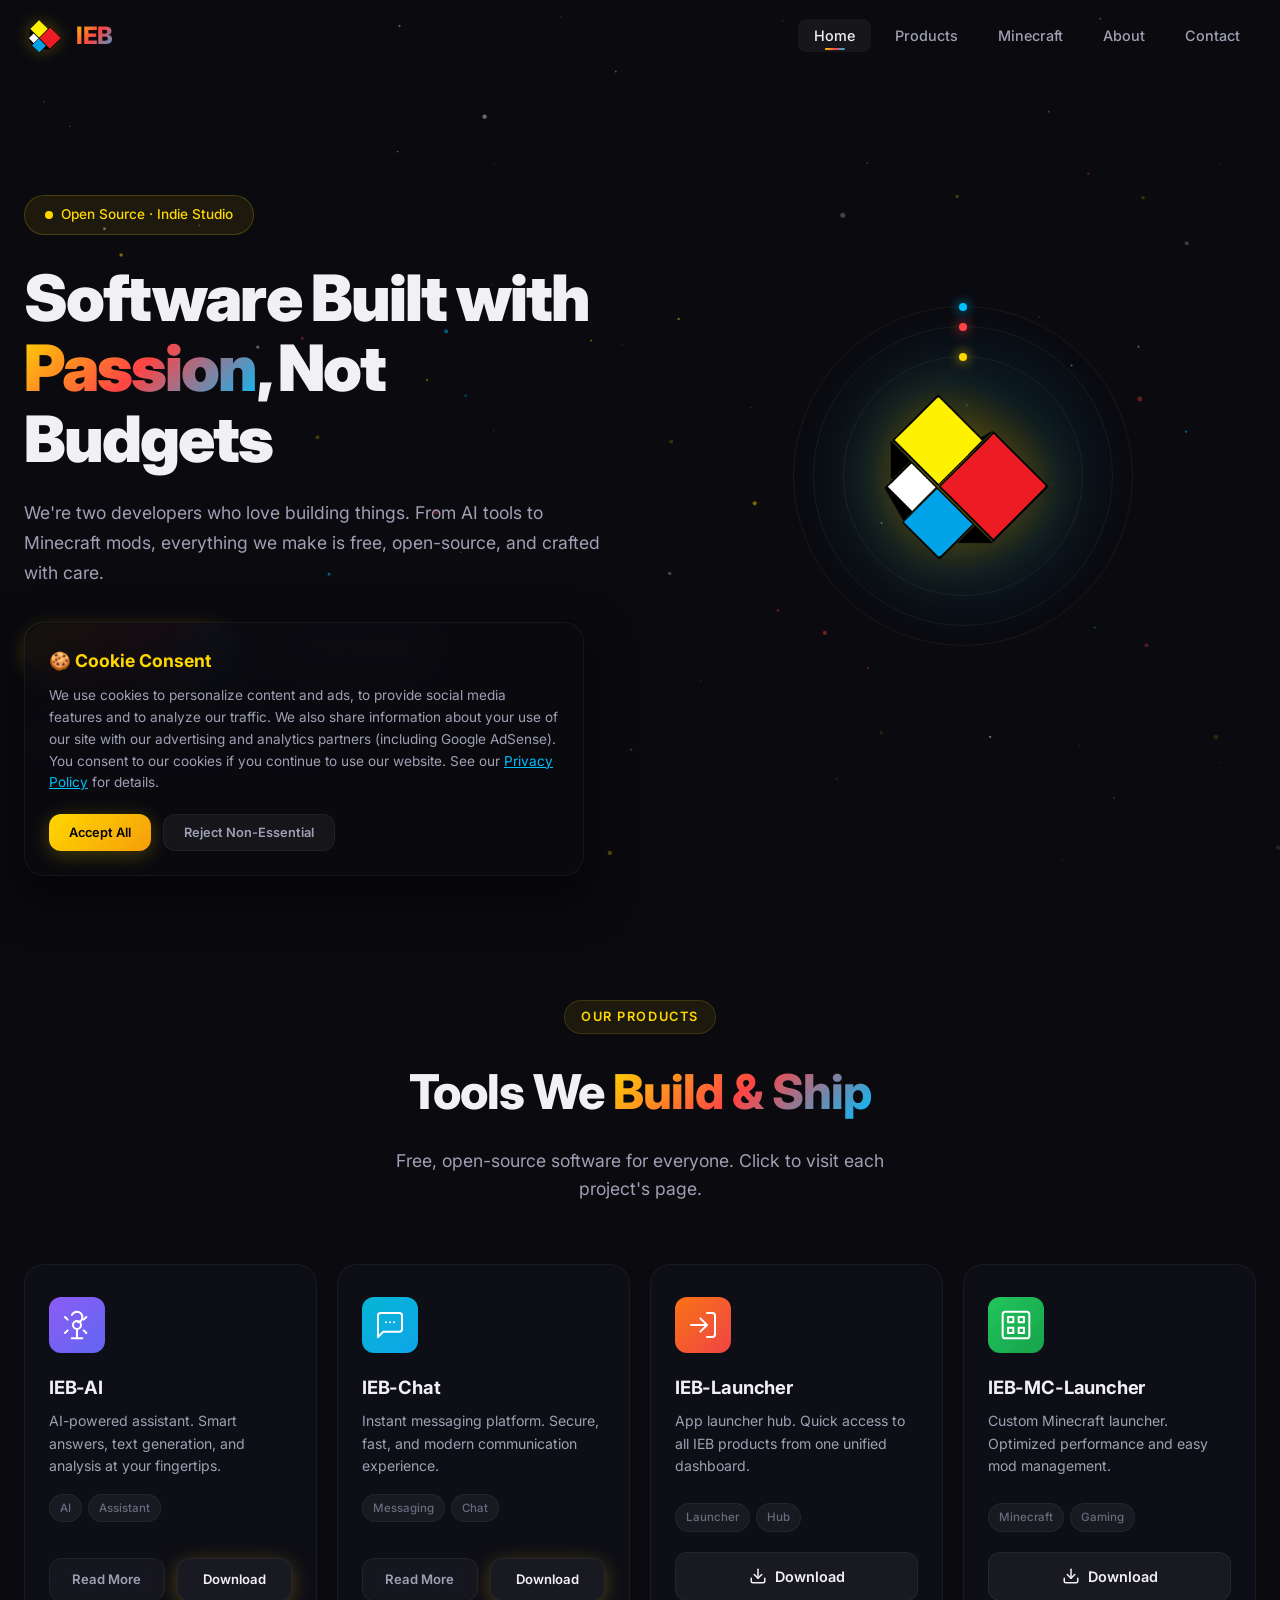
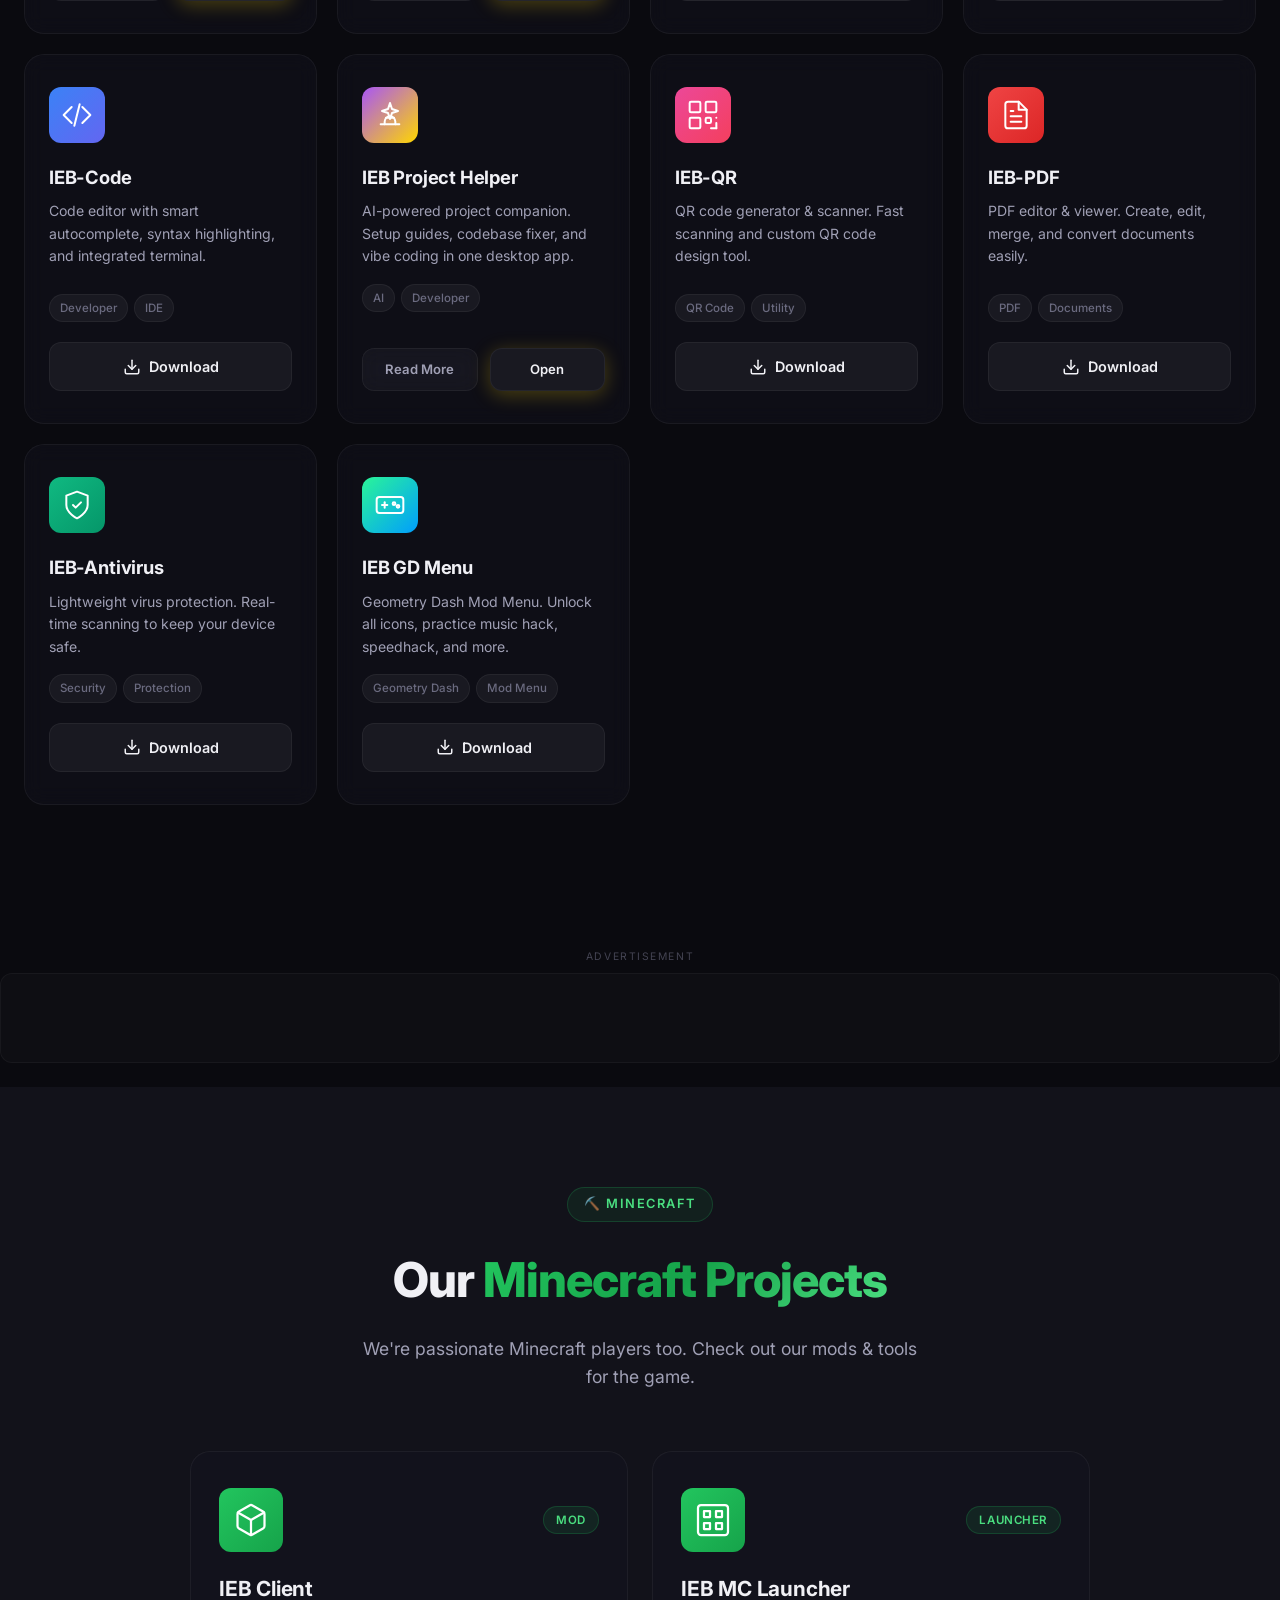
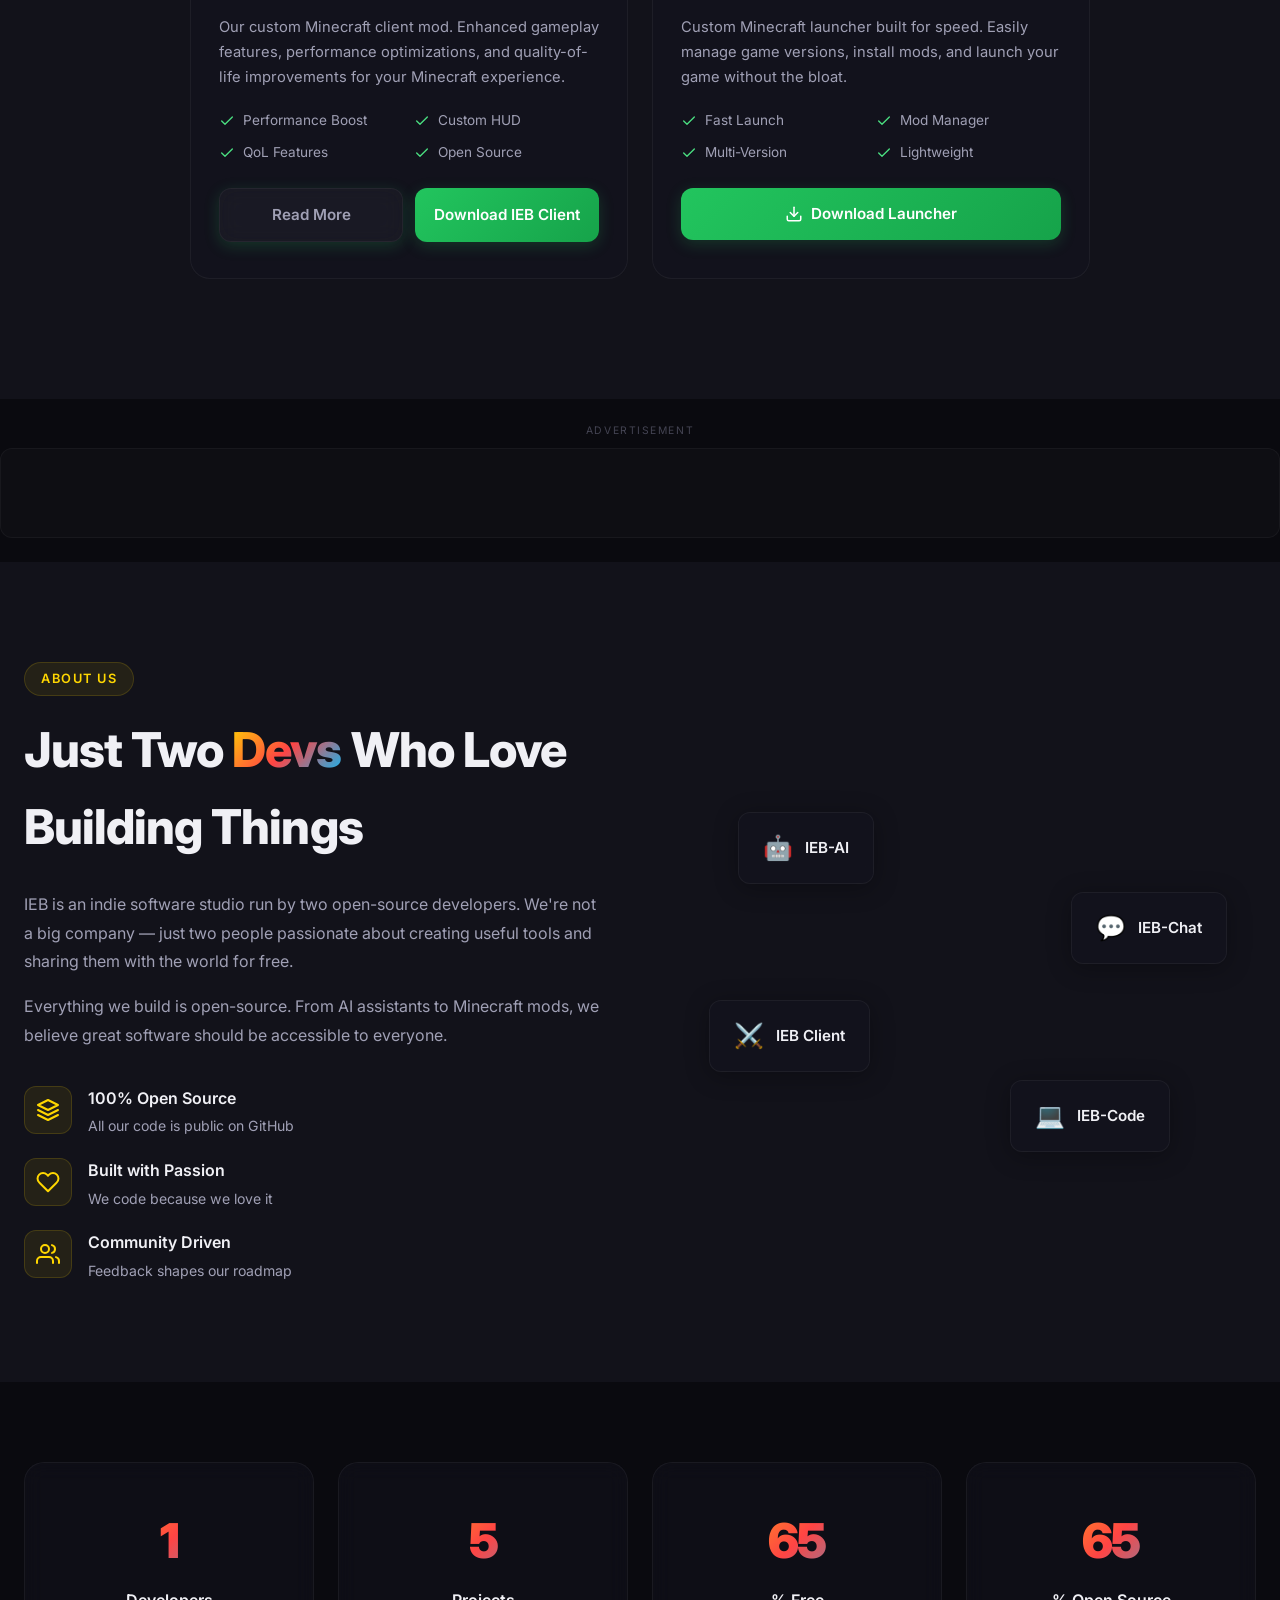
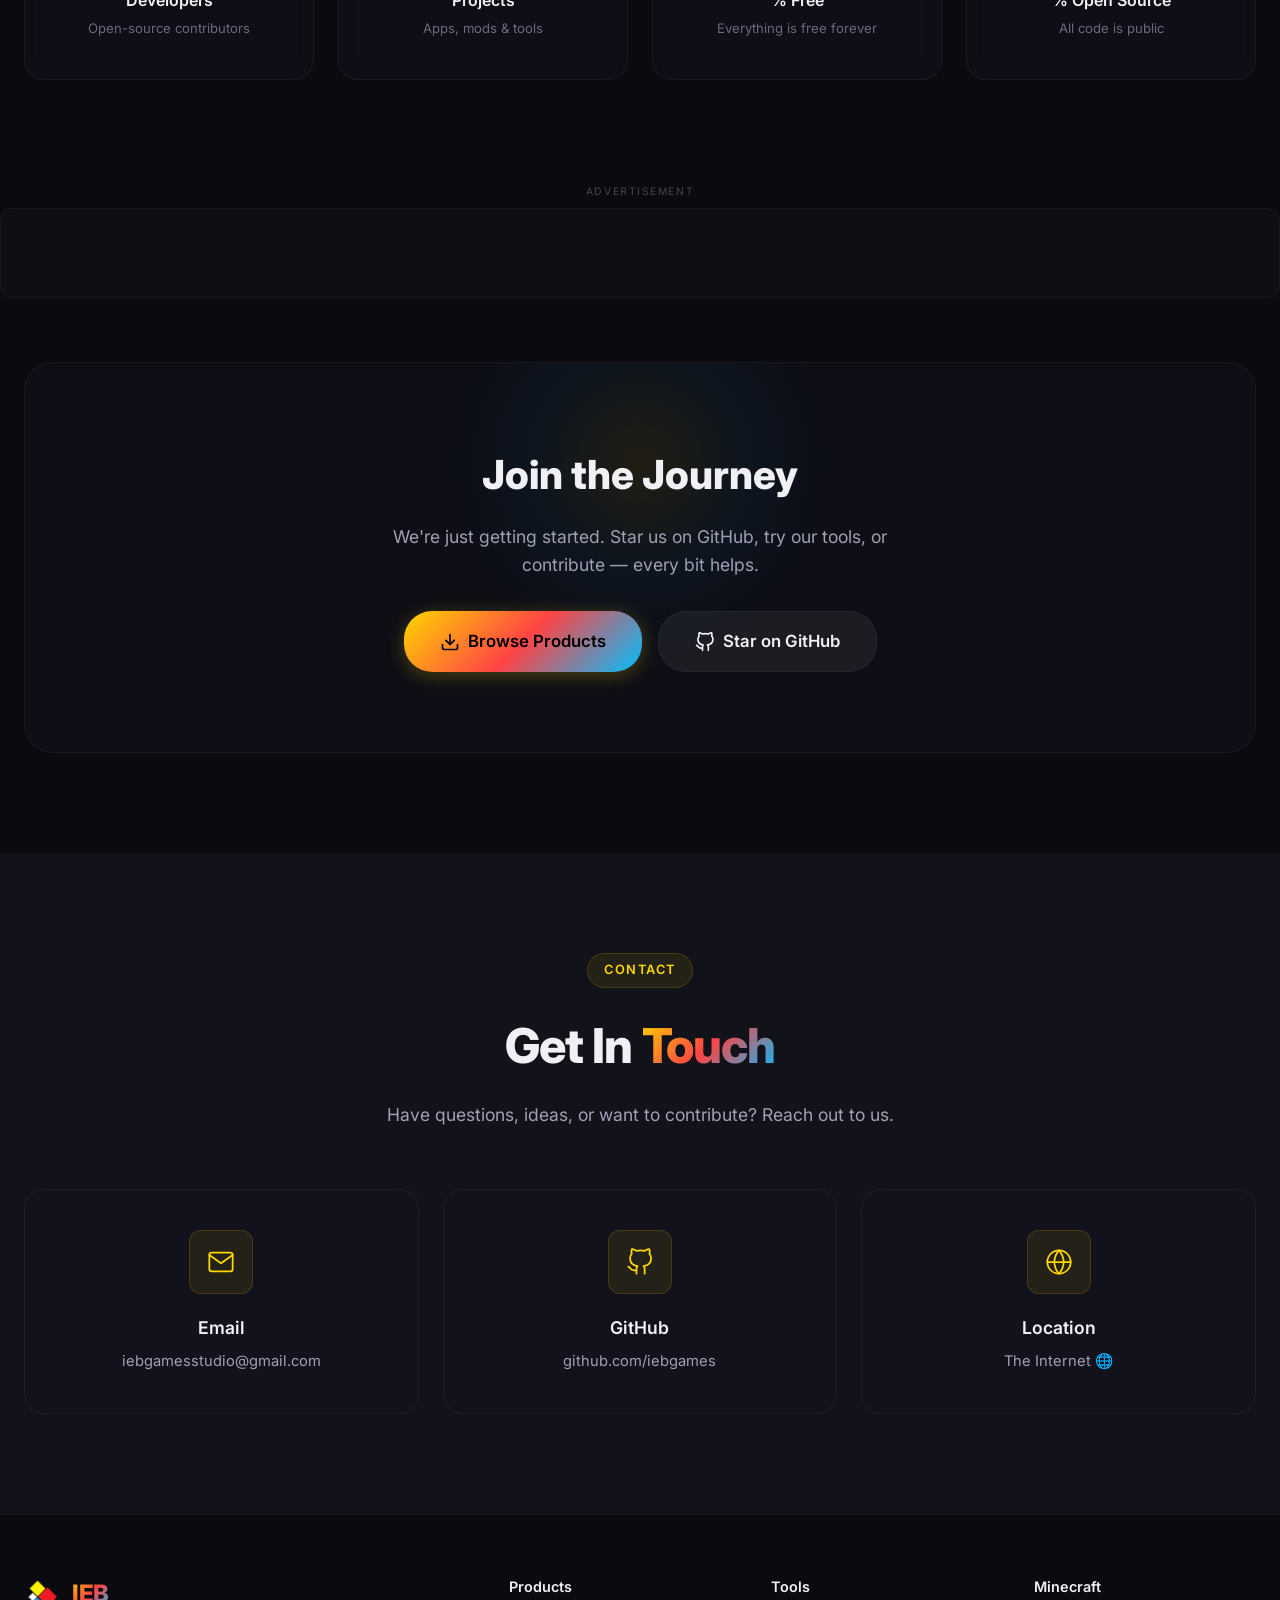
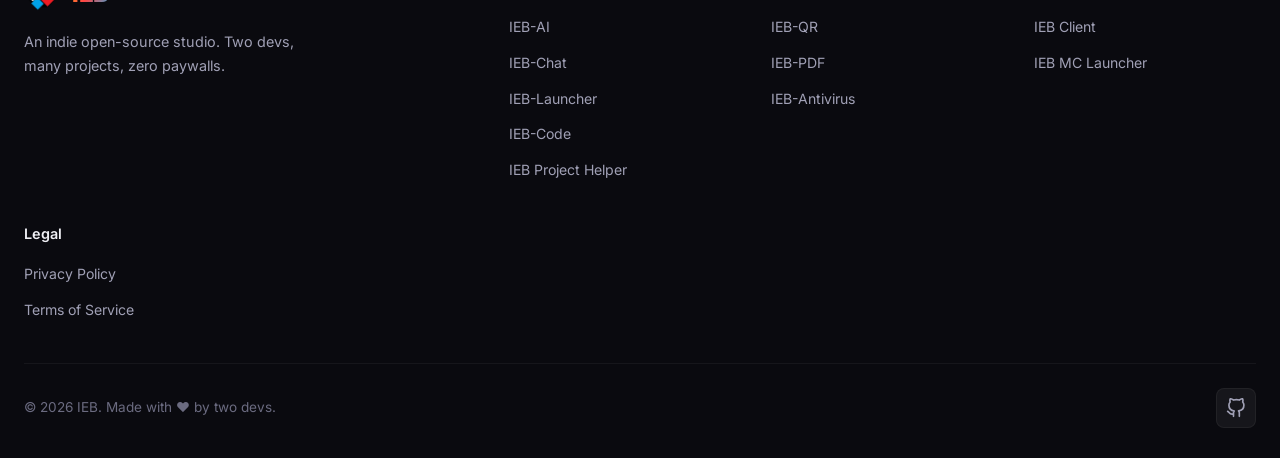
<file: index.html>
<!DOCTYPE html>
<html lang="en">

<head>
    <script async src="https://pagead2.googlesyndication.com/pagead/js/adsbygoogle.js?client=ca-pub-1775717168665969"
        crossorigin="anonymous"></script>
    <meta name="google-site-verification" content="vW_zMQxnem1OzZ44isLDWV3aiMbQbezexJG6iTlQNbo" />
    <meta charset="UTF-8">
    <meta name="viewport" content="width=device-width, initial-scale=1.0">
    <title>IEB - Independent Software Studio</title>
    <meta name="description"
        content="IEB is an indie open-source software studio. Download IEB-AI, IEB-Chat, IEB-Launcher, IEB-Code, IEB Project Helper, and more.">
    <meta name="keywords"
        content="IEB, IEB-AI, IEB-Chat, IEB-Launcher, IEB-Code, IEB Project Helper, IEB-QR, IEB-PDF, IEB-Antivirus, IEB Client, open source, indie">
    <link rel="icon" type="image/png" sizes="192x192" href="lg1.png">
    <link rel="icon" type="image/png" sizes="32x32" href="lg1.png">
    <link rel="icon" type="image/png" sizes="16x16" href="lg1.png">
    <link rel="apple-touch-icon" sizes="180x180" href="lg1.png">
    <link rel="shortcut icon" href="lg1.png">
    <link rel="preconnect" href="https://fonts.googleapis.com">
    <link rel="preconnect" href="https://fonts.gstatic.com" crossorigin>
    <link
        href="https://fonts.googleapis.com/css2?family=Inter:wght@300;400;500;600;700;800;900&family=JetBrains+Mono:wght@400;500;600&display=swap"
        rel="stylesheet">
    <link rel="stylesheet" href="style.css">
</head>

<body>
    <!-- Animated Background Particles -->
    <canvas id="particles-canvas"></canvas>

    <!-- Navigation -->
    <nav class="navbar" id="navbar">
        <div class="nav-container">
            <a href="#" class="nav-logo">
                <img src="lg1.png" alt="IEB Logo" class="logo-img">
                <span class="logo-text">IEB</span>
            </a>
            <ul class="nav-links" id="nav-links">
                <li><a href="#hero" class="nav-link active">Home</a></li>
                <li><a href="#products" class="nav-link">Products</a></li>
                <li><a href="#minecraft" class="nav-link">Minecraft</a></li>
                <li><a href="#about" class="nav-link">About</a></li>
                <li><a href="#contact" class="nav-link">Contact</a></li>
            </ul>
            <button class="mobile-toggle" id="mobile-toggle" aria-label="Menu">
                <span></span>
                <span></span>
                <span></span>
            </button>
        </div>
    </nav>



    <!-- Hero Section -->
    <section class="hero" id="hero">
        <div class="hero-content">
            <div class="hero-badge">
                <span class="badge-dot"></span>
                Open Source &middot; Indie Studio
            </div>
            <h1 class="hero-title">
                Software Built with
                <br><span class="gradient-text">Passion</span>, Not Budgets
            </h1>
            <p class="hero-subtitle">
                We're two developers who love building things. From AI tools to Minecraft mods,
                everything we make is free, open-source, and crafted with care.
            </p>
            <div class="hero-buttons">
                <a href="#products" class="btn btn-primary">
                    <svg xmlns="http://www.w3.org/2000/svg" width="20" height="20" viewBox="0 0 24 24" fill="none"
                        stroke="currentColor" stroke-width="2" stroke-linecap="round" stroke-linejoin="round">
                        <path d="M21 15v4a2 2 0 0 1-2 2H5a2 2 0 0 1-2-2v-4" />
                        <polyline points="7 10 12 15 17 10" />
                        <line x1="12" y1="15" x2="12" y2="3" />
                    </svg>
                    Explore Our Work
                </a>
                <a href="https://github.com/iebgames" target="_blank" class="btn btn-secondary">
                    <svg xmlns="http://www.w3.org/2000/svg" width="20" height="20" viewBox="0 0 24 24" fill="none"
                        stroke="currentColor" stroke-width="2" stroke-linecap="round" stroke-linejoin="round">
                        <path
                            d="M9 19c-5 1.5-5-2.5-7-3m14 6v-3.87a3.37 3.37 0 0 0-.94-2.61c3.14-.35 6.44-1.54 6.44-7A5.44 5.44 0 0 0 20 4.77 5.07 5.07 0 0 0 19.91 1S18.73.65 16 2.48a13.38 13.38 0 0 0-7 0C6.27.65 5.09 1 5.09 1A5.07 5.07 0 0 0 5 4.77a5.44 5.44 0 0 0-1.5 3.78c0 5.42 3.3 6.61 6.44 7A3.37 3.37 0 0 0 9 18.13V22" />
                    </svg>
                    View on GitHub
                </a>
            </div>
            <div class="hero-trust">
                <div class="trust-badges">
                    <span class="indie-badge">🛠️ Indie</span>
                    <span class="indie-badge">🌍 Open Source</span>
                    <span class="indie-badge">💻 2 Devs</span>
                </div>
            </div>
        </div>
        <div class="hero-visual">
            <div class="hero-logo-container">
                <div class="hero-glow"></div>
                <img src="lg1.png" alt="IEB" class="hero-logo-img">
                <div class="orbit orbit-1">
                    <div class="orbit-dot"></div>
                </div>
                <div class="orbit orbit-2">
                    <div class="orbit-dot"></div>
                </div>
                <div class="orbit orbit-3">
                    <div class="orbit-dot"></div>
                </div>
            </div>
        </div>
    </section>

    <!-- Products Section -->
    <section class="products" id="products">
        <div class="section-container">
            <div class="section-header">
                <span class="section-tag">Our Products</span>
                <h2 class="section-title">Tools We <span class="gradient-text">Build & Ship</span></h2>
                <p class="section-subtitle">Free, open-source software for everyone. Click to visit each project's page.
                </p>
            </div>
            <div class="products-grid">
                <!-- IEB-AI -->
                <div class="product-card" data-product="ai">
                    <div class="card-glow"></div>
                    <div class="product-icon">
                        <svg xmlns="http://www.w3.org/2000/svg" width="32" height="32" viewBox="0 0 24 24" fill="none"
                            stroke="currentColor" stroke-width="1.5" stroke-linecap="round" stroke-linejoin="round">
                            <path d="M12 2a4 4 0 0 1 4 4c0 1.95-1.4 3.58-3.25 3.93" />
                            <path d="M8.24 4.47A4 4 0 0 1 12 2" />
                            <circle cx="12" cy="12" r="3" />
                            <path d="M12 16v6" />
                            <path d="M8 22h8" />
                            <path d="m17 8 2-2" />
                            <path d="m5 8-2-2" />
                            <path d="m17 16 2 2" />
                            <path d="m5 16-2 2" />
                        </svg>
                    </div>
                    <h3 class="product-name">IEB-AI</h3>
                    <p class="product-desc">AI-powered assistant. Smart answers, text generation, and analysis at your
                        fingertips.</p>
                    <div class="product-tags">
                        <span class="tag">AI</span>
                        <span class="tag">Assistant</span>
                    </div>
                    <div class="product-actions">
                        <a href="ieb-ai.html" class="product-btn btn-secondary">Read More</a>
                        <a href="https://iebgames.github.io/IEB-AI/" target="_blank" rel="noopener" class="product-btn btn-primary">
                            Download
                        </a>
                    </div>
                </div>

                <!-- IEB-Chat -->
                <div class="product-card" data-product="chat">
                    <div class="card-glow"></div>
                    <div class="product-icon">
                        <svg xmlns="http://www.w3.org/2000/svg" width="32" height="32" viewBox="0 0 24 24" fill="none"
                            stroke="currentColor" stroke-width="1.5" stroke-linecap="round" stroke-linejoin="round">
                            <path d="M21 15a2 2 0 0 1-2 2H7l-4 4V5a2 2 0 0 1 2-2h14a2 2 0 0 1 2 2z" />
                            <line x1="9" y1="10" x2="9" y2="10" />
                            <line x1="12" y1="10" x2="12" y2="10" />
                            <line x1="15" y1="10" x2="15" y2="10" />
                        </svg>
                    </div>
                    <h3 class="product-name">IEB-Chat</h3>
                    <p class="product-desc">Instant messaging platform. Secure, fast, and modern communication
                        experience.</p>
                    <div class="product-tags">
                        <span class="tag">Messaging</span>
                        <span class="tag">Chat</span>
                    </div>
                    <div class="product-actions">
                        <a href="ieb-chat.html" class="product-btn btn-secondary">Read More</a>
                        <a href="https://iebgames.github.io/IEB-Chat/" target="_blank" rel="noopener" class="product-btn btn-primary">
                            Download
                        </a>
                    </div>
                </div>

                <!-- IEB-Launcher -->
                <div class="product-card" data-product="launcher">
                    <div class="card-glow"></div>
                    <div class="product-icon">
                        <svg xmlns="http://www.w3.org/2000/svg" width="32" height="32" viewBox="0 0 24 24" fill="none"
                            stroke="currentColor" stroke-width="1.5" stroke-linecap="round" stroke-linejoin="round">
                            <path d="M15 3h4a2 2 0 0 1 2 2v14a2 2 0 0 1-2 2h-4" />
                            <polyline points="10 17 15 12 10 7" />
                            <line x1="15" y1="12" x2="3" y2="12" />
                        </svg>
                    </div>
                    <h3 class="product-name">IEB-Launcher</h3>
                    <p class="product-desc">App launcher hub. Quick access to all IEB products from one unified
                        dashboard.</p>
                    <div class="product-tags">
                        <span class="tag">Launcher</span>
                        <span class="tag">Hub</span>
                    </div>
                    <a href="https://iebgames.github.io/IEB-Launcher/" target="_blank" rel="noopener"
                        class="product-btn">
                        <svg xmlns="http://www.w3.org/2000/svg" width="18" height="18" viewBox="0 0 24 24" fill="none"
                            stroke="currentColor" stroke-width="2" stroke-linecap="round" stroke-linejoin="round">
                            <path d="M21 15v4a2 2 0 0 1-2 2H5a2 2 0 0 1-2-2v-4" />
                            <polyline points="7 10 12 15 17 10" />
                            <line x1="12" y1="15" x2="12" y2="3" />
                        </svg>
                        Download
                    </a>
                </div>

                <!-- IEB-MC-Launcher -->
                <div class="product-card" data-product="mc">
                    <div class="card-glow"></div>
                    <div class="product-icon">
                        <svg xmlns="http://www.w3.org/2000/svg" width="32" height="32" viewBox="0 0 24 24" fill="none"
                            stroke="currentColor" stroke-width="1.5" stroke-linecap="round" stroke-linejoin="round">
                            <rect x="2" y="2" width="20" height="20" rx="2" />
                            <rect x="6" y="6" width="4" height="4" />
                            <rect x="14" y="6" width="4" height="4" />
                            <rect x="6" y="14" width="4" height="4" />
                            <rect x="14" y="14" width="4" height="4" />
                        </svg>
                    </div>
                    <h3 class="product-name">IEB-MC-Launcher</h3>
                    <p class="product-desc">Custom Minecraft launcher. Optimized performance and easy mod management.
                    </p>
                    <div class="product-tags">
                        <span class="tag">Minecraft</span>
                        <span class="tag">Gaming</span>
                    </div>
                    <a href="https://iebgames.github.io/IEB-Mc-Launcher/" target="_blank" rel="noopener"
                        class="product-btn">
                        <svg xmlns="http://www.w3.org/2000/svg" width="18" height="18" viewBox="0 0 24 24" fill="none"
                            stroke="currentColor" stroke-width="2" stroke-linecap="round" stroke-linejoin="round">
                            <path d="M21 15v4a2 2 0 0 1-2 2H5a2 2 0 0 1-2-2v-4" />
                            <polyline points="7 10 12 15 17 10" />
                            <line x1="12" y1="15" x2="12" y2="3" />
                        </svg>
                        Download
                    </a>
                </div>

                <!-- IEB-Code -->
                <div class="product-card" data-product="code">
                    <div class="card-glow"></div>
                    <div class="product-icon">
                        <svg xmlns="http://www.w3.org/2000/svg" width="32" height="32" viewBox="0 0 24 24" fill="none"
                            stroke="currentColor" stroke-width="1.5" stroke-linecap="round" stroke-linejoin="round">
                            <polyline points="16 18 22 12 16 6" />
                            <polyline points="8 6 2 12 8 18" />
                            <line x1="14" y1="4" x2="10" y2="20" />
                        </svg>
                    </div>
                    <h3 class="product-name">IEB-Code</h3>
                    <p class="product-desc">Code editor with smart autocomplete, syntax highlighting, and integrated
                        terminal.</p>
                    <div class="product-tags">
                        <span class="tag">Developer</span>
                        <span class="tag">IDE</span>
                    </div>
                    <a href="https://iebgames.github.io/IEB-Code/" target="_blank" rel="noopener" class="product-btn">
                        <svg xmlns="http://www.w3.org/2000/svg" width="18" height="18" viewBox="0 0 24 24" fill="none"
                            stroke="currentColor" stroke-width="2" stroke-linecap="round" stroke-linejoin="round">
                            <path d="M21 15v4a2 2 0 0 1-2 2H5a2 2 0 0 1-2-2v-4" />
                            <polyline points="7 10 12 15 17 10" />
                            <line x1="12" y1="15" x2="12" y2="3" />
                        </svg>
                        Download
                    </a>
                </div>

                <!-- IEB Project Helper -->
                <div class="product-card" data-product="helper">
                    <div class="card-glow"></div>
                    <div class="product-icon">
                        <svg xmlns="http://www.w3.org/2000/svg" width="32" height="32" viewBox="0 0 24 24" fill="none"
                            stroke="currentColor" stroke-width="1.5" stroke-linecap="round" stroke-linejoin="round">
                            <path d="M12 3l1.5 4.5L18 9l-4.5 1.5L12 15l-1.5-4.5L6 9l4.5-1.5L12 3z" />
                            <path d="M5 19h14" />
                            <path d="M8 19v-2a4 4 0 0 1 8 0v2" />
                            <path d="M9 14h6" />
                        </svg>
                    </div>
                    <h3 class="product-name">IEB Project Helper</h3>
                    <p class="product-desc">AI-powered project companion. Setup guides, codebase fixer, and vibe coding
                        in one desktop app.</p>
                    <div class="product-tags">
                        <span class="tag">AI</span>
                        <span class="tag">Developer</span>
                    </div>
                    <div class="product-actions">
                        <a href="ieb-project-helper.html" class="product-btn btn-secondary">Read More</a>
                        <a href="https://iebgames.github.io/ieb-project-helper/" target="_blank" rel="noopener" class="product-btn btn-primary">
                            Open
                        </a>
                    </div>
                </div>

                <!-- IEB-QR -->
                <div class="product-card" data-product="qr">
                    <div class="card-glow"></div>
                    <div class="product-icon">
                        <svg xmlns="http://www.w3.org/2000/svg" width="32" height="32" viewBox="0 0 24 24" fill="none"
                            stroke="currentColor" stroke-width="1.5" stroke-linecap="round" stroke-linejoin="round">
                            <rect x="2" y="2" width="8" height="8" rx="1" />
                            <rect x="14" y="2" width="8" height="8" rx="1" />
                            <rect x="2" y="14" width="8" height="8" rx="1" />
                            <rect x="14" y="14" width="4" height="4" rx="1" />
                            <line x1="22" y1="14" x2="22" y2="14" />
                            <line x1="22" y1="18" x2="22" y2="22" />
                            <line x1="18" y1="22" x2="22" y2="22" />
                        </svg>
                    </div>
                    <h3 class="product-name">IEB-QR</h3>
                    <p class="product-desc">QR code generator & scanner. Fast scanning and custom QR code design tool.
                    </p>
                    <div class="product-tags">
                        <span class="tag">QR Code</span>
                        <span class="tag">Utility</span>
                    </div>
                    <a href="https://iebgames.github.io/IEB-QR/" target="_blank" rel="noopener" class="product-btn">
                        <svg xmlns="http://www.w3.org/2000/svg" width="18" height="18" viewBox="0 0 24 24" fill="none"
                            stroke="currentColor" stroke-width="2" stroke-linecap="round" stroke-linejoin="round">
                            <path d="M21 15v4a2 2 0 0 1-2 2H5a2 2 0 0 1-2-2v-4" />
                            <polyline points="7 10 12 15 17 10" />
                            <line x1="12" y1="15" x2="12" y2="3" />
                        </svg>
                        Download
                    </a>
                </div>

                <!-- IEB-PDF -->
                <div class="product-card" data-product="pdf">
                    <div class="card-glow"></div>
                    <div class="product-icon">
                        <svg xmlns="http://www.w3.org/2000/svg" width="32" height="32" viewBox="0 0 24 24" fill="none"
                            stroke="currentColor" stroke-width="1.5" stroke-linecap="round" stroke-linejoin="round">
                            <path d="M14 2H6a2 2 0 0 0-2 2v16a2 2 0 0 0 2 2h12a2 2 0 0 0 2-2V8z" />
                            <polyline points="14 2 14 8 20 8" />
                            <line x1="16" y1="13" x2="8" y2="13" />
                            <line x1="16" y1="17" x2="8" y2="17" />
                            <polyline points="10 9 9 9 8 9" />
                        </svg>
                    </div>
                    <h3 class="product-name">IEB-PDF</h3>
                    <p class="product-desc">PDF editor & viewer. Create, edit, merge, and convert documents easily.</p>
                    <div class="product-tags">
                        <span class="tag">PDF</span>
                        <span class="tag">Documents</span>
                    </div>
                    <a href="https://iebgames.github.io/IEB-PDF/" target="_blank" rel="noopener" class="product-btn">
                        <svg xmlns="http://www.w3.org/2000/svg" width="18" height="18" viewBox="0 0 24 24" fill="none"
                            stroke="currentColor" stroke-width="2" stroke-linecap="round" stroke-linejoin="round">
                            <path d="M21 15v4a2 2 0 0 1-2 2H5a2 2 0 0 1-2-2v-4" />
                            <polyline points="7 10 12 15 17 10" />
                            <line x1="12" y1="15" x2="12" y2="3" />
                        </svg>
                        Download
                    </a>
                </div>

                <!-- IEB-Antivirus -->
                <div class="product-card" data-product="antivirus">
                    <div class="card-glow"></div>
                    <div class="product-icon">
                        <svg xmlns="http://www.w3.org/2000/svg" width="32" height="32" viewBox="0 0 24 24" fill="none"
                            stroke="currentColor" stroke-width="1.5" stroke-linecap="round" stroke-linejoin="round">
                            <path d="M12 22s8-4 8-10V5l-8-3-8 3v7c0 6 8 10 8 10z" />
                            <polyline points="9 12 11 14 15 10" />
                        </svg>
                    </div>
                    <h3 class="product-name">IEB-Antivirus</h3>
                    <p class="product-desc">Lightweight virus protection. Real-time scanning to keep your device safe.
                    </p>
                    <div class="product-tags">
                        <span class="tag">Security</span>
                        <span class="tag">Protection</span>
                    </div>
                    <a href="https://iebgames.github.io/IEB-Antivirus/" target="_blank" rel="noopener"
                        class="product-btn">
                        <svg xmlns="http://www.w3.org/2000/svg" width="18" height="18" viewBox="0 0 24 24" fill="none"
                            stroke="currentColor" stroke-width="2" stroke-linecap="round" stroke-linejoin="round">
                            <path d="M21 15v4a2 2 0 0 1-2 2H5a2 2 0 0 1-2-2v-4" />
                            <polyline points="7 10 12 15 17 10" />
                            <line x1="12" y1="15" x2="12" y2="3" />
                        </svg>
                        Download
                    </a>
                </div>

                <!-- IEB GD Menu -->
                <div class="product-card" data-product="gd">
                    <div class="card-glow"></div>
                    <div class="product-icon">
                        <svg xmlns="http://www.w3.org/2000/svg" width="32" height="32" viewBox="0 0 24 24" fill="none"
                            stroke="currentColor" stroke-width="1.5" stroke-linecap="round" stroke-linejoin="round">
                            <rect x="2" y="6" width="20" height="12" rx="2" />
                            <path d="M6 12h4" />
                            <path d="M8 10v4" />
                            <circle cx="15" cy="11" r="1" />
                            <circle cx="18" cy="13" r="1" />
                        </svg>
                    </div>
                    <h3 class="product-name">IEB GD Menu</h3>
                    <p class="product-desc">Geometry Dash Mod Menu. Unlock all icons, practice music hack, speedhack, and more.
                    </p>
                    <div class="product-tags">
                        <span class="tag">Geometry Dash</span>
                        <span class="tag">Mod Menu</span>
                    </div>
                    <a href="https://iebgames.github.io/IEB-Gd-Menu/" target="_blank" rel="noopener"
                        class="product-btn">
                        <svg xmlns="http://www.w3.org/2000/svg" width="18" height="18" viewBox="0 0 24 24" fill="none"
                            stroke="currentColor" stroke-width="2" stroke-linecap="round" stroke-linejoin="round">
                            <path d="M21 15v4a2 2 0 0 1-2 2H5a2 2 0 0 1-2-2v-4" />
                            <polyline points="7 10 12 15 17 10" />
                            <line x1="12" y1="15" x2="12" y2="3" />
                        </svg>
                        Download
                    </a>
                </div>
            </div>
        </div>
    </section>

    <!-- Ad Slot 1 - After Products -->
    <div class="ad-container ad-slot" id="ad-slot-1">
        <span class="ad-label">ADVERTISEMENT</span>
        <div class="ad-wrapper">
            <ins class="adsbygoogle" style="display:block" data-ad-client="ca-pub-1775717168665969" data-ad-slot="auto"
                data-ad-format="auto" data-full-width-responsive="true"></ins>
        </div>
    </div>

    <!-- Minecraft Projects Section -->
    <section class="minecraft" id="minecraft">
        <div class="section-container">
            <div class="section-header">
                <span class="section-tag mc-tag">⛏️ Minecraft</span>
                <h2 class="section-title">Our <span class="gradient-text-green">Minecraft Projects</span></h2>
                <p class="section-subtitle">We're passionate Minecraft players too. Check out our mods & tools for the
                    game.</p>
            </div>
            <div class="mc-grid">
                <!-- IEB Client -->
                <div class="mc-card">
                    <div class="mc-card-glow"></div>
                    <div class="mc-card-header">
                        <div class="mc-icon">
                            <svg xmlns="http://www.w3.org/2000/svg" width="36" height="36" viewBox="0 0 24 24"
                                fill="none" stroke="currentColor" stroke-width="1.5" stroke-linecap="round"
                                stroke-linejoin="round">
                                <path
                                    d="M21 16V8a2 2 0 0 0-1-1.73l-7-4a2 2 0 0 0-2 0l-7 4A2 2 0 0 0 3 8v8a2 2 0 0 0 1 1.73l7 4a2 2 0 0 0 2 0l7-4A2 2 0 0 0 21 16z" />
                                <polyline points="3.27 6.96 12 12.01 20.73 6.96" />
                                <line x1="12" y1="22.08" x2="12" y2="12" />
                            </svg>
                        </div>
                        <div class="mc-badge">Mod</div>
                    </div>
                    <h3 class="mc-name">IEB Client</h3>
                    <p class="mc-desc">Our custom Minecraft client mod. Enhanced gameplay features, performance
                        optimizations, and quality-of-life improvements for your Minecraft experience.</p>
                    <div class="mc-features">
                        <div class="mc-feature-item">
                            <svg xmlns="http://www.w3.org/2000/svg" width="16" height="16" viewBox="0 0 24 24"
                                fill="none" stroke="currentColor" stroke-width="2" stroke-linecap="round"
                                stroke-linejoin="round">
                                <polyline points="20 6 9 17 4 12" />
                            </svg>
                            Performance Boost
                        </div>
                        <div class="mc-feature-item">
                            <svg xmlns="http://www.w3.org/2000/svg" width="16" height="16" viewBox="0 0 24 24"
                                fill="none" stroke="currentColor" stroke-width="2" stroke-linecap="round"
                                stroke-linejoin="round">
                                <polyline points="20 6 9 17 4 12" />
                            </svg>
                            Custom HUD
                        </div>
                        <div class="mc-feature-item">
                            <svg xmlns="http://www.w3.org/2000/svg" width="16" height="16" viewBox="0 0 24 24"
                                fill="none" stroke="currentColor" stroke-width="2" stroke-linecap="round"
                                stroke-linejoin="round">
                                <polyline points="20 6 9 17 4 12" />
                            </svg>
                            QoL Features
                        </div>
                        <div class="mc-feature-item">
                            <svg xmlns="http://www.w3.org/2000/svg" width="16" height="16" viewBox="0 0 24 24"
                                fill="none" stroke="currentColor" stroke-width="2" stroke-linecap="round"
                                stroke-linejoin="round">
                                <polyline points="20 6 9 17 4 12" />
                            </svg>
                            Open Source
                        </div>
                    </div>
                    <div class="product-actions">
                        <a href="ieb-client.html" class="mc-btn btn-secondary">Read More</a>
                        <a href="https://iebgames.github.io/IEB-Client/" target="_blank" rel="noopener" class="mc-btn">
                            Download IEB Client
                        </a>
                    </div>
                </div>

                <!-- IEB MC Launcher -->
                <div class="mc-card">
                    <div class="mc-card-glow"></div>
                    <div class="mc-card-header">
                        <div class="mc-icon">
                            <svg xmlns="http://www.w3.org/2000/svg" width="36" height="36" viewBox="0 0 24 24"
                                fill="none" stroke="currentColor" stroke-width="1.5" stroke-linecap="round"
                                stroke-linejoin="round">
                                <rect x="2" y="2" width="20" height="20" rx="2" />
                                <rect x="6" y="6" width="4" height="4" />
                                <rect x="14" y="6" width="4" height="4" />
                                <rect x="6" y="14" width="4" height="4" />
                                <rect x="14" y="14" width="4" height="4" />
                            </svg>
                        </div>
                        <div class="mc-badge">Launcher</div>
                    </div>
                    <h3 class="mc-name">IEB MC Launcher</h3>
                    <p class="mc-desc">Custom Minecraft launcher built for speed. Easily manage game versions, install
                        mods, and launch your game without the bloat.</p>
                    <div class="mc-features">
                        <div class="mc-feature-item">
                            <svg xmlns="http://www.w3.org/2000/svg" width="16" height="16" viewBox="0 0 24 24"
                                fill="none" stroke="currentColor" stroke-width="2" stroke-linecap="round"
                                stroke-linejoin="round">
                                <polyline points="20 6 9 17 4 12" />
                            </svg>
                            Fast Launch
                        </div>
                        <div class="mc-feature-item">
                            <svg xmlns="http://www.w3.org/2000/svg" width="16" height="16" viewBox="0 0 24 24"
                                fill="none" stroke="currentColor" stroke-width="2" stroke-linecap="round"
                                stroke-linejoin="round">
                                <polyline points="20 6 9 17 4 12" />
                            </svg>
                            Mod Manager
                        </div>
                        <div class="mc-feature-item">
                            <svg xmlns="http://www.w3.org/2000/svg" width="16" height="16" viewBox="0 0 24 24"
                                fill="none" stroke="currentColor" stroke-width="2" stroke-linecap="round"
                                stroke-linejoin="round">
                                <polyline points="20 6 9 17 4 12" />
                            </svg>
                            Multi-Version
                        </div>
                        <div class="mc-feature-item">
                            <svg xmlns="http://www.w3.org/2000/svg" width="16" height="16" viewBox="0 0 24 24"
                                fill="none" stroke="currentColor" stroke-width="2" stroke-linecap="round"
                                stroke-linejoin="round">
                                <polyline points="20 6 9 17 4 12" />
                            </svg>
                            Lightweight
                        </div>
                    </div>
                    <a href="https://iebgames.github.io/IEB-Mc-Launcher/" target="_blank" rel="noopener" class="mc-btn">
                        <svg xmlns="http://www.w3.org/2000/svg" width="18" height="18" viewBox="0 0 24 24" fill="none"
                            stroke="currentColor" stroke-width="2" stroke-linecap="round" stroke-linejoin="round">
                            <path d="M21 15v4a2 2 0 0 1-2 2H5a2 2 0 0 1-2-2v-4" />
                            <polyline points="7 10 12 15 17 10" />
                            <line x1="12" y1="15" x2="12" y2="3" />
                        </svg>
                        Download Launcher
                    </a>
                </div>
            </div>
        </div>
    </section>

    <!-- Ad Slot 2 - After Minecraft -->
    <div class="ad-container ad-slot" id="ad-slot-2">
        <span class="ad-label">ADVERTISEMENT</span>
        <div class="ad-wrapper">
            <ins class="adsbygoogle" style="display:block" data-ad-client="ca-pub-1775717168665969" data-ad-slot="auto"
                data-ad-format="auto" data-full-width-responsive="true"></ins>
        </div>
    </div>

    <!-- About Section -->
    <section class="about" id="about">
        <div class="section-container">
            <div class="about-grid">
                <div class="about-content">
                    <span class="section-tag">About Us</span>
                    <h2 class="section-title">Just Two <span class="gradient-text">Devs</span> Who Love Building Things
                    </h2>
                    <p class="about-text">
                        IEB is an indie software studio run by two open-source developers.
                        We're not a big company — just two people passionate about creating useful
                        tools and sharing them with the world for free.
                    </p>
                    <p class="about-text">
                        Everything we build is open-source. From AI assistants to Minecraft mods,
                        we believe great software should be accessible to everyone.
                    </p>
                    <div class="about-features">
                        <div class="about-feature">
                            <div class="feature-icon">
                                <svg xmlns="http://www.w3.org/2000/svg" width="24" height="24" viewBox="0 0 24 24"
                                    fill="none" stroke="currentColor" stroke-width="2" stroke-linecap="round"
                                    stroke-linejoin="round">
                                    <path d="M12 2L2 7l10 5 10-5-10-5z" />
                                    <path d="M2 17l10 5 10-5" />
                                    <path d="M2 12l10 5 10-5" />
                                </svg>
                            </div>
                            <div>
                                <h4>100% Open Source</h4>
                                <p>All our code is public on GitHub</p>
                            </div>
                        </div>
                        <div class="about-feature">
                            <div class="feature-icon">
                                <svg xmlns="http://www.w3.org/2000/svg" width="24" height="24" viewBox="0 0 24 24"
                                    fill="none" stroke="currentColor" stroke-width="2" stroke-linecap="round"
                                    stroke-linejoin="round">
                                    <path
                                        d="M20.84 4.61a5.5 5.5 0 0 0-7.78 0L12 5.67l-1.06-1.06a5.5 5.5 0 0 0-7.78 7.78l1.06 1.06L12 21.23l7.78-7.78 1.06-1.06a5.5 5.5 0 0 0 0-7.78z" />
                                </svg>
                            </div>
                            <div>
                                <h4>Built with Passion</h4>
                                <p>We code because we love it</p>
                            </div>
                        </div>
                        <div class="about-feature">
                            <div class="feature-icon">
                                <svg xmlns="http://www.w3.org/2000/svg" width="24" height="24" viewBox="0 0 24 24"
                                    fill="none" stroke="currentColor" stroke-width="2" stroke-linecap="round"
                                    stroke-linejoin="round">
                                    <path d="M17 21v-2a4 4 0 0 0-4-4H5a4 4 0 0 0-4 4v2" />
                                    <circle cx="9" cy="7" r="4" />
                                    <path d="M23 21v-2a4 4 0 0 0-3-3.87" />
                                    <path d="M16 3.13a4 4 0 0 1 0 7.75" />
                                </svg>
                            </div>
                            <div>
                                <h4>Community Driven</h4>
                                <p>Feedback shapes our roadmap</p>
                            </div>
                        </div>
                    </div>
                </div>
                <div class="about-visual">
                    <div class="about-card-stack">
                        <div class="floating-card card-1">
                            <span class="card-emoji">🤖</span>
                            <span>IEB-AI</span>
                        </div>
                        <div class="floating-card card-2">
                            <span class="card-emoji">💬</span>
                            <span>IEB-Chat</span>
                        </div>
                        <div class="floating-card card-3">
                            <span class="card-emoji">⚔️</span>
                            <span>IEB Client</span>
                        </div>
                        <div class="floating-card card-4">
                            <span class="card-emoji">💻</span>
                            <span>IEB-Code</span>
                        </div>
                    </div>
                </div>
            </div>
        </div>
    </section>

    <!-- Stats Section -->
    <section class="stats" id="stats">
        <div class="section-container">
            <div class="stats-grid">
                <div class="stat-card">
                    <div class="stat-number" data-target="2">0</div>
                    <div class="stat-label">Developers</div>
                    <div class="stat-desc">Open-source contributors</div>
                </div>
                <div class="stat-card">
                    <div class="stat-number" data-target="9">0</div>
                    <div class="stat-label">Projects</div>
                    <div class="stat-desc">Apps, mods & tools</div>
                </div>
                <div class="stat-card">
                    <div class="stat-number" data-target="100">0</div>
                    <div class="stat-label">% Free</div>
                    <div class="stat-desc">Everything is free forever</div>
                </div>
                <div class="stat-card">
                    <div class="stat-number" data-target="100">0</div>
                    <div class="stat-label">% Open Source</div>
                    <div class="stat-desc">All code is public</div>
                </div>
            </div>
        </div>
    </section>

    <!-- Ad Slot 3 - After Stats -->
    <div class="ad-container ad-slot" id="ad-slot-3">
        <span class="ad-label">ADVERTISEMENT</span>
        <div class="ad-wrapper">
            <ins class="adsbygoogle" style="display:block" data-ad-client="ca-pub-1775717168665969" data-ad-slot="auto"
                data-ad-format="auto" data-full-width-responsive="true"></ins>
        </div>
    </div>

    <!-- CTA Section -->
    <section class="cta-section">
        <div class="section-container">
            <div class="cta-card">
                <div class="cta-glow"></div>
                <h2 class="cta-title">Join the Journey</h2>
                <p class="cta-text">We're just getting started. Star us on GitHub, try our tools, or contribute — every
                    bit helps.</p>
                <div class="cta-buttons">
                    <a href="#products" class="btn btn-primary btn-lg">
                        <svg xmlns="http://www.w3.org/2000/svg" width="20" height="20" viewBox="0 0 24 24" fill="none"
                            stroke="currentColor" stroke-width="2" stroke-linecap="round" stroke-linejoin="round">
                            <path d="M21 15v4a2 2 0 0 1-2 2H5a2 2 0 0 1-2-2v-4" />
                            <polyline points="7 10 12 15 17 10" />
                            <line x1="12" y1="15" x2="12" y2="3" />
                        </svg>
                        Browse Products
                    </a>
                    <a href="https://github.com/iebgames" target="_blank" class="btn btn-secondary btn-lg">
                        <svg xmlns="http://www.w3.org/2000/svg" width="20" height="20" viewBox="0 0 24 24" fill="none"
                            stroke="currentColor" stroke-width="2" stroke-linecap="round" stroke-linejoin="round">
                            <path
                                d="M9 19c-5 1.5-5-2.5-7-3m14 6v-3.87a3.37 3.37 0 0 0-.94-2.61c3.14-.35 6.44-1.54 6.44-7A5.44 5.44 0 0 0 20 4.77 5.07 5.07 0 0 0 19.91 1S18.73.65 16 2.48a13.38 13.38 0 0 0-7 0C6.27.65 5.09 1 5.09 1A5.07 5.07 0 0 0 5 4.77a5.44 5.44 0 0 0-1.5 3.78c0 5.42 3.3 6.61 6.44 7A3.37 3.37 0 0 0 9 18.13V22" />
                        </svg>
                        Star on GitHub
                    </a>
                </div>
            </div>
        </div>
    </section>

    <!-- Contact Section -->
    <section class="contact" id="contact">
        <div class="section-container">
            <div class="section-header">
                <span class="section-tag">Contact</span>
                <h2 class="section-title">Get In <span class="gradient-text">Touch</span></h2>
                <p class="section-subtitle">Have questions, ideas, or want to contribute? Reach out to us.</p>
            </div>
            <div class="contact-grid">
                <div class="contact-card">
                    <div class="contact-icon">
                        <svg xmlns="http://www.w3.org/2000/svg" width="28" height="28" viewBox="0 0 24 24" fill="none"
                            stroke="currentColor" stroke-width="1.5" stroke-linecap="round" stroke-linejoin="round">
                            <path d="M4 4h16c1.1 0 2 .9 2 2v12c0 1.1-.9 2-2 2H4c-1.1 0-2-.9-2-2V6c0-1.1.9-2 2-2z" />
                            <polyline points="22,6 12,13 2,6" />
                        </svg>
                    </div>
                    <h3>Email</h3>
                    <p>iebgamesstudio@gmail.com</p>
                </div>
                <div class="contact-card">
                    <div class="contact-icon">
                        <svg xmlns="http://www.w3.org/2000/svg" width="28" height="28" viewBox="0 0 24 24" fill="none"
                            stroke="currentColor" stroke-width="1.5" stroke-linecap="round" stroke-linejoin="round">
                            <path
                                d="M9 19c-5 1.5-5-2.5-7-3m14 6v-3.87a3.37 3.37 0 0 0-.94-2.61c3.14-.35 6.44-1.54 6.44-7A5.44 5.44 0 0 0 20 4.77 5.07 5.07 0 0 0 19.91 1S18.73.65 16 2.48a13.38 13.38 0 0 0-7 0C6.27.65 5.09 1 5.09 1A5.07 5.07 0 0 0 5 4.77a5.44 5.44 0 0 0-1.5 3.78c0 5.42 3.3 6.61 6.44 7A3.37 3.37 0 0 0 9 18.13V22" />
                        </svg>
                    </div>
                    <h3>GitHub</h3>
                    <p>github.com/iebgames</p>
                </div>
                <div class="contact-card">
                    <div class="contact-icon">
                        <svg xmlns="http://www.w3.org/2000/svg" width="28" height="28" viewBox="0 0 24 24" fill="none"
                            stroke="currentColor" stroke-width="1.5" stroke-linecap="round" stroke-linejoin="round">
                            <circle cx="12" cy="12" r="10" />
                            <line x1="2" y1="12" x2="22" y2="12" />
                            <path
                                d="M12 2a15.3 15.3 0 0 1 4 10 15.3 15.3 0 0 1-4 10 15.3 15.3 0 0 1-4-10 15.3 15.3 0 0 1 4-10z" />
                        </svg>
                    </div>
                    <h3>Location</h3>
                    <p>The Internet 🌐</p>
                </div>
            </div>
        </div>
    </section>

    <!-- Footer -->
    <footer class="footer">
        <div class="section-container">
            <div class="footer-content">
                <div class="footer-brand">
                    <div class="footer-logo">
                        <img src="lg1.png" alt="IEB Logo" class="footer-logo-img">
                        <span class="logo-text">IEB</span>
                    </div>
                    <p class="footer-desc">An indie open-source studio. Two devs, many projects, zero paywalls.</p>
                </div>
                <div class="footer-links">
                    <h4>Products</h4>
                    <ul>
                        <li><a href="ieb-ai.html">IEB-AI</a></li>
                        <li><a href="ieb-chat.html">IEB-Chat</a></li>
                        <li><a href="https://iebgames.github.io/IEB-Launcher/" target="_blank">IEB-Launcher</a></li>
                        <li><a href="https://iebgames.github.io/IEB-Code/" target="_blank">IEB-Code</a></li>
                        <li><a href="ieb-project-helper.html">IEB Project Helper</a></li>
                    </ul>
                </div>
                <div class="footer-links">
                    <h4>Tools</h4>
                    <ul>
                        <li><a href="https://iebgames.github.io/IEB-QR/" target="_blank">IEB-QR</a></li>
                        <li><a href="https://iebgames.github.io/IEB-PDF/" target="_blank">IEB-PDF</a></li>
                        <li><a href="https://iebgames.github.io/IEB-Antivirus/" target="_blank">IEB-Antivirus</a></li>
                    </ul>
                </div>
                <div class="footer-links">
                    <h4>Minecraft</h4>
                    <ul>
                        <li><a href="ieb-client.html">IEB Client</a></li>
                        <li><a href="https://iebgames.github.io/IEB-Mc-Launcher/" target="_blank">IEB MC Launcher</a>
                        </li>
                    </ul>
                </div>
                <div class="footer-links">
                    <h4>Legal</h4>
                    <ul>
                        <li><a href="privacy.html">Privacy Policy</a></li>
                        <li><a href="terms.html">Terms of Service</a></li>
                    </ul>
                </div>
            </div>
            <div class="footer-bottom">
                <p>&copy; 2026 IEB. Made with ❤️ by two devs.</p>
                <div class="footer-social">
                    <a href="https://github.com/iebgames" target="_blank" aria-label="GitHub" class="social-link">
                        <svg xmlns="http://www.w3.org/2000/svg" width="20" height="20" viewBox="0 0 24 24" fill="none"
                            stroke="currentColor" stroke-width="2" stroke-linecap="round" stroke-linejoin="round">
                            <path
                                d="M9 19c-5 1.5-5-2.5-7-3m14 6v-3.87a3.37 3.37 0 0 0-.94-2.61c3.14-.35 6.44-1.54 6.44-7A5.44 5.44 0 0 0 20 4.77 5.07 5.07 0 0 0 19.91 1S18.73.65 16 2.48a13.38 13.38 0 0 0-7 0C6.27.65 5.09 1 5.09 1A5.07 5.07 0 0 0 5 4.77a5.44 5.44 0 0 0-1.5 3.78c0 5.42 3.3 6.61 6.44 7A3.37 3.37 0 0 0 9 18.13V22" />
                        </svg>
                    </a>
                </div>
            </div>
        </div>
    </footer>

    <!-- Back to Top -->
    <button class="back-to-top" id="back-to-top" aria-label="Back to top">
        <svg xmlns="http://www.w3.org/2000/svg" width="24" height="24" viewBox="0 0 24 24" fill="none"
            stroke="currentColor" stroke-width="2" stroke-linecap="round" stroke-linejoin="round">
            <polyline points="18 15 12 9 6 15" />
        </svg>
    </button>

    <!-- Cookie Consent Banner -->
    <div id="cookie-banner" class="cookie-banner hidden">
        <div class="cookie-banner-content">
            <h3>🍪 Cookie Consent</h3>
            <p>We use cookies to personalize content and ads, to provide social media features and to analyze our traffic. We also share information about your use of our site with our advertising and analytics partners (including Google AdSense). You consent to our cookies if you continue to use our website. See our <a href="privacy.html">Privacy Policy</a> for details.</p>
            <div class="cookie-banner-actions">
                <button id="cookie-accept-all" class="btn btn-primary btn-sm">Accept All</button>
                <button id="cookie-reject-all" class="btn btn-secondary btn-sm">Reject Non-Essential</button>
            </div>
        </div>
    </div>

    <script src="script.js"></script>
</body>


</html>
</file>
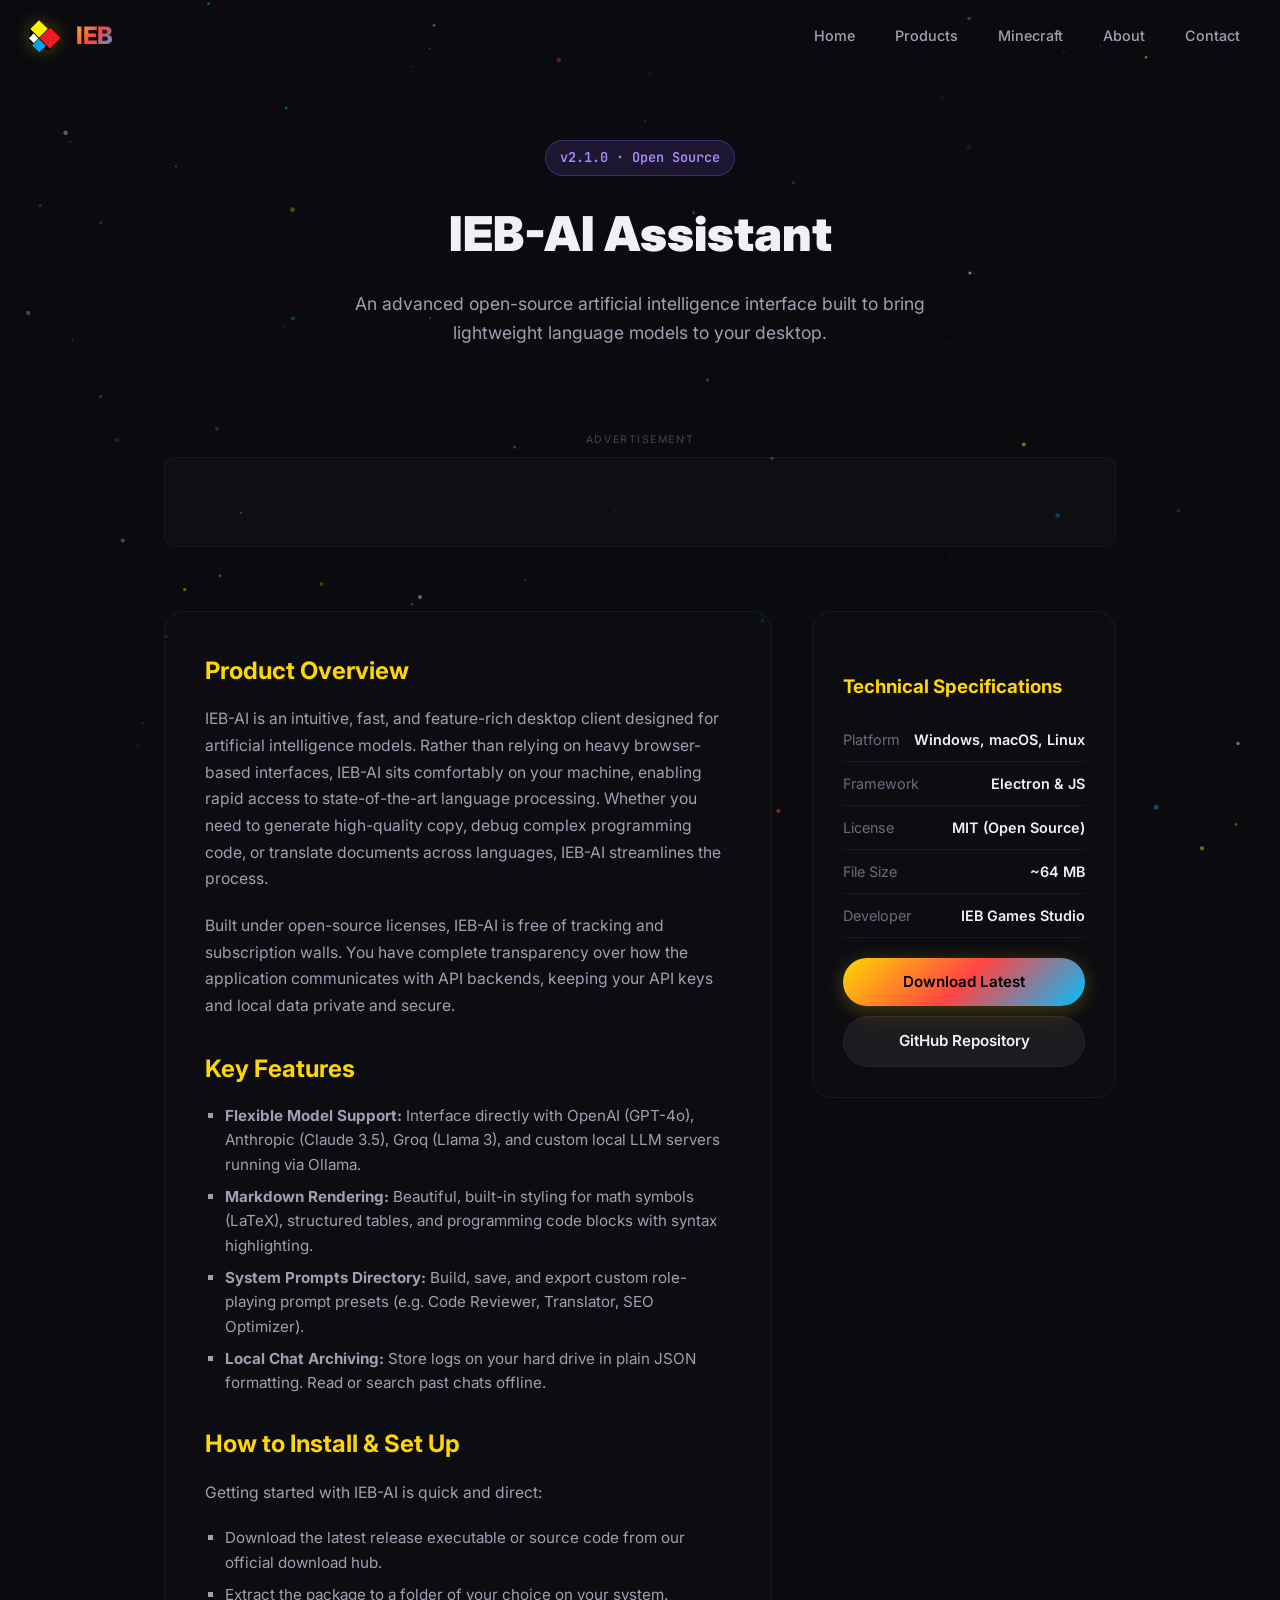
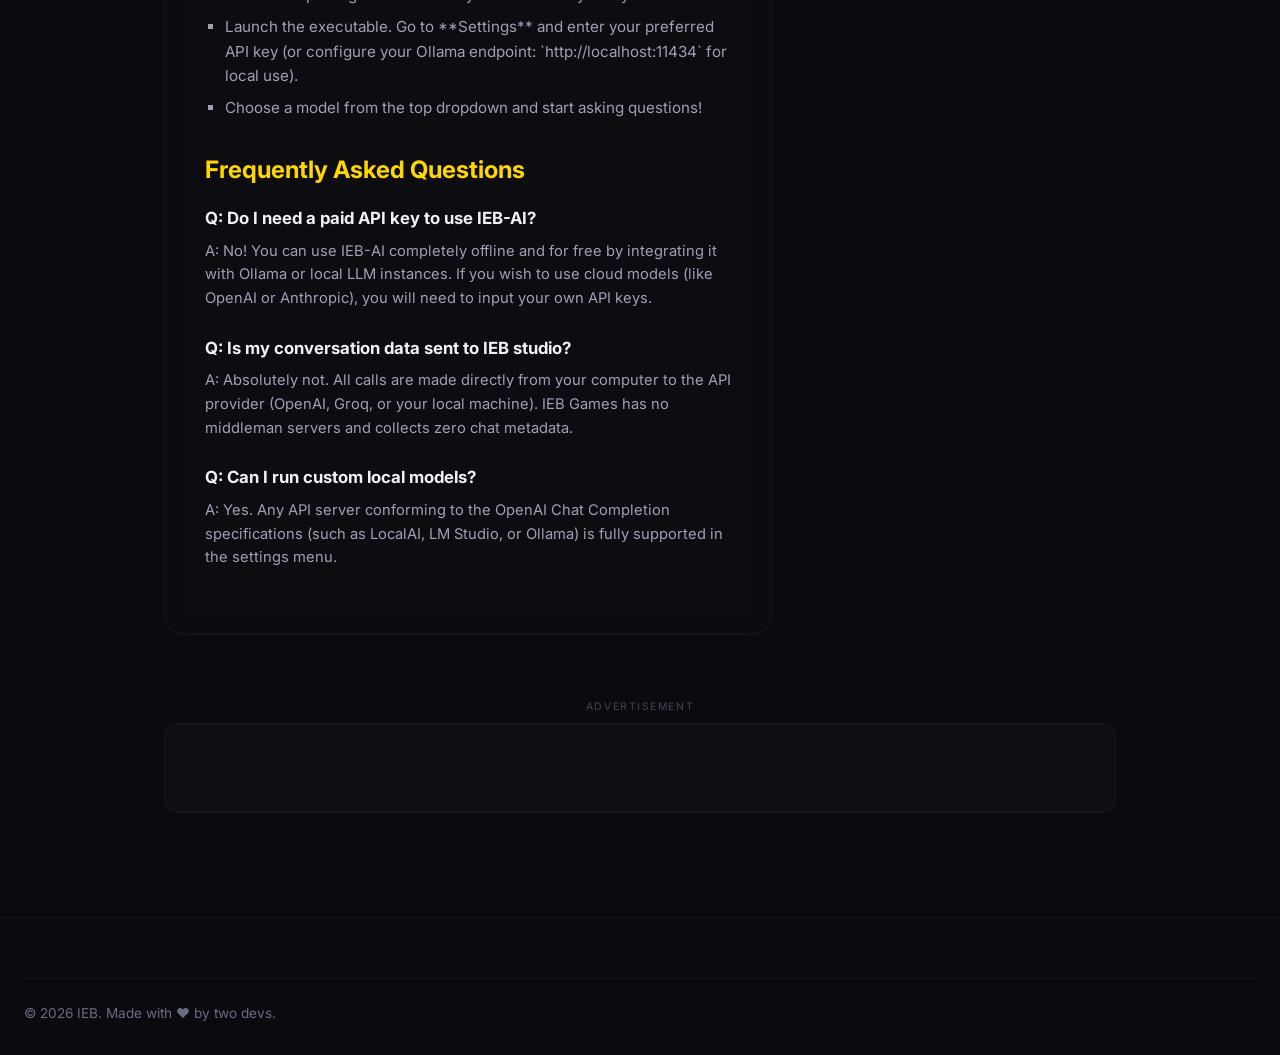
<file: ieb-ai.html>
<!DOCTYPE html>
<html lang="en">

<head>
    <meta charset="UTF-8">
    <meta name="viewport" content="width=device-width, initial-scale=1.0">
    <title>IEB-AI - Intelligent AI Assistant | IEB Games</title>
    <meta name="description" content="Discover IEB-AI, a lightweight, open-source desktop AI assistant with smart text generation, codebase analysis, and custom prompts.">
    <link rel="icon" type="image/png" href="lg1.png">
    <link rel="preconnect" href="https://fonts.googleapis.com">
    <link rel="preconnect" href="https://fonts.gstatic.com" crossorigin>
    <link href="https://fonts.googleapis.com/css2?family=Inter:wght@300;400;500;600;700;800;900&family=JetBrains+Mono:wght@400;500;600&display=swap" rel="stylesheet">
    <link rel="stylesheet" href="style.css">
    <style>
        .product-page {
            padding: 140px 0 80px 0;
            position: relative;
            z-index: 1;
            max-width: 1000px;
            margin: 0 auto;
            padding-left: 24px;
            padding-right: 24px;
        }
        .product-hero {
            text-align: center;
            margin-bottom: 60px;
        }
        .product-hero h1 {
            font-size: 3rem;
            font-weight: 900;
            margin-bottom: 16px;
        }
        .product-badge {
            display: inline-block;
            background: rgba(139, 92, 246, 0.15);
            color: #a78bfa;
            border: 1px solid rgba(139, 92, 246, 0.3);
            padding: 6px 14px;
            border-radius: var(--radius-xl);
            font-size: 0.85rem;
            font-weight: 600;
            margin-bottom: 20px;
            font-family: 'JetBrains Mono', monospace;
        }
        .product-grid {
            display: grid;
            grid-template-columns: 2fr 1fr;
            gap: 40px;
            margin-top: 40px;
        }
        @media (max-width: 768px) {
            .product-grid {
                grid-template-columns: 1fr;
            }
        }
        .product-main-card {
            background: rgba(255, 255, 255, 0.01);
            border: 1px solid rgba(255, 255, 255, 0.05);
            border-radius: var(--radius-lg);
            padding: 40px;
            backdrop-filter: blur(12px);
            -webkit-backdrop-filter: blur(12px);
        }
        .product-sidebar-card {
            background: rgba(255, 255, 255, 0.01);
            border: 1px solid rgba(255, 255, 255, 0.05);
            border-radius: var(--radius-lg);
            padding: 30px;
            height: fit-content;
            backdrop-filter: blur(12px);
            -webkit-backdrop-filter: blur(12px);
        }
        .product-main-card h2, .product-sidebar-card h3 {
            color: var(--accent-yellow);
            margin-top: 30px;
            margin-bottom: 16px;
            font-weight: 700;
        }
        .product-main-card h2:first-of-type {
            margin-top: 0;
        }
        .product-main-card p {
            color: var(--text-secondary);
            font-size: 0.98rem;
            line-height: 1.7;
            margin-bottom: 20px;
        }
        .spec-list {
            margin-bottom: 20px;
        }
        .spec-item {
            display: flex;
            justify-content: space-between;
            padding: 10px 0;
            border-bottom: 1px solid rgba(255, 255, 255, 0.05);
            font-size: 0.9rem;
        }
        .spec-item span:first-child {
            color: var(--text-muted);
        }
        .spec-item span:last-child {
            color: var(--text-primary);
            font-weight: 600;
        }
        .faq-item {
            margin-bottom: 24px;
        }
        .faq-question {
            font-weight: 700;
            color: var(--text-primary);
            margin-bottom: 8px;
            font-size: 1.05rem;
        }
        .faq-answer {
            color: var(--text-secondary);
            font-size: 0.92rem;
            line-height: 1.6;
        }
        .feature-bullets {
            margin-left: 20px;
            margin-bottom: 20px;
        }
        .feature-bullets li {
            color: var(--text-secondary);
            font-size: 0.95rem;
            line-height: 1.6;
            margin-bottom: 8px;
            list-style-type: square;
        }
    </style>
</head>

<body>
    <!-- Animated Background Particles -->
    <canvas id="particles-canvas"></canvas>

    <!-- Navigation -->
    <nav class="navbar scrolled" id="navbar">
        <div class="nav-container">
            <a href="index.html" class="nav-logo">
                <img src="lg1.png" alt="IEB Logo" class="logo-img">
                <span class="logo-text">IEB</span>
            </a>
            <ul class="nav-links" id="nav-links">
                <li><a href="index.html" class="nav-link">Home</a></li>
                <li><a href="index.html#products" class="nav-link">Products</a></li>
                <li><a href="index.html#minecraft" class="nav-link">Minecraft</a></li>
                <li><a href="index.html#about" class="nav-link">About</a></li>
                <li><a href="index.html#contact" class="nav-link">Contact</a></li>
            </ul>
        </div>
    </nav>

    <!-- Product Content Area -->
    <div class="product-page">
        <div class="product-hero">
            <span class="product-badge">v2.1.0 &middot; Open Source</span>
            <h1>IEB-AI Assistant</h1>
            <p class="hero-subtitle" style="max-width:600px; margin:0 auto;">An advanced open-source artificial intelligence interface built to bring lightweight language models to your desktop.</p>
        </div>

        <!-- Ad Slot -->
        <div class="ad-container ad-slot">
            <span class="ad-label">ADVERTISEMENT</span>
            <div class="ad-wrapper">
                <ins class="adsbygoogle" style="display:block" data-ad-client="ca-pub-1775717168665969" data-ad-slot="auto" data-ad-format="auto" data-full-width-responsive="true"></ins>
            </div>
        </div>

        <div class="product-grid">
            <div class="product-main-card">
                <h2>Product Overview</h2>
                <p>IEB-AI is an intuitive, fast, and feature-rich desktop client designed for artificial intelligence models. Rather than relying on heavy browser-based interfaces, IEB-AI sits comfortably on your machine, enabling rapid access to state-of-the-art language processing. Whether you need to generate high-quality copy, debug complex programming code, or translate documents across languages, IEB-AI streamlines the process.</p>
                <p>Built under open-source licenses, IEB-AI is free of tracking and subscription walls. You have complete transparency over how the application communicates with API backends, keeping your API keys and local data private and secure.</p>

                <h2>Key Features</h2>
                <ul class="feature-bullets">
                    <li><strong>Flexible Model Support:</strong> Interface directly with OpenAI (GPT-4o), Anthropic (Claude 3.5), Groq (Llama 3), and custom local LLM servers running via Ollama.</li>
                    <li><strong>Markdown Rendering:</strong> Beautiful, built-in styling for math symbols (LaTeX), structured tables, and programming code blocks with syntax highlighting.</li>
                    <li><strong>System Prompts Directory:</strong> Build, save, and export custom role-playing prompt presets (e.g. Code Reviewer, Translator, SEO Optimizer).</li>
                    <li><strong>Local Chat Archiving:</strong> Store logs on your hard drive in plain JSON formatting. Read or search past chats offline.</li>
                </ul>

                <h2>How to Install & Set Up</h2>
                <p>Getting started with IEB-AI is quick and direct:</p>
                <ul class="feature-bullets">
                    <li>Download the latest release executable or source code from our official download hub.</li>
                    <li>Extract the package to a folder of your choice on your system.</li>
                    <li>Launch the executable. Go to **Settings** and enter your preferred API key (or configure your Ollama endpoint: `http://localhost:11434` for local use).</li>
                    <li>Choose a model from the top dropdown and start asking questions!</li>
                </ul>

                <h2>Frequently Asked Questions</h2>
                <div class="faq-item">
                    <div class="faq-question">Q: Do I need a paid API key to use IEB-AI?</div>
                    <div class="faq-answer">A: No! You can use IEB-AI completely offline and for free by integrating it with Ollama or local LLM instances. If you wish to use cloud models (like OpenAI or Anthropic), you will need to input your own API keys.</div>
                </div>
                <div class="faq-item">
                    <div class="faq-question">Q: Is my conversation data sent to IEB studio?</div>
                    <div class="faq-answer">A: Absolutely not. All calls are made directly from your computer to the API provider (OpenAI, Groq, or your local machine). IEB Games has no middleman servers and collects zero chat metadata.</div>
                </div>
                <div class="faq-item">
                    <div class="faq-question">Q: Can I run custom local models?</div>
                    <div class="faq-answer">A: Yes. Any API server conforming to the OpenAI Chat Completion specifications (such as LocalAI, LM Studio, or Ollama) is fully supported in the settings menu.</div>
                </div>
            </div>

            <div class="product-sidebar-card">
                <h3>Technical Specifications</h3>
                <div class="spec-list">
                    <div class="spec-item">
                        <span>Platform</span>
                        <span>Windows, macOS, Linux</span>
                    </div>
                    <div class="spec-item">
                        <span>Framework</span>
                        <span>Electron & JS</span>
                    </div>
                    <div class="spec-item">
                        <span>License</span>
                        <span>MIT (Open Source)</span>
                    </div>
                    <div class="spec-item">
                        <span>File Size</span>
                        <span>~64 MB</span>
                    </div>
                    <div class="spec-item">
                        <span>Developer</span>
                        <span>IEB Games Studio</span>
                    </div>
                </div>
                <a href="https://iebgames.github.io/IEB-AI/" target="_blank" class="btn btn-primary" style="display:flex; justify-content:center; margin-top:20px;">Download Latest</a>
                <a href="https://github.com/iebgames" target="_blank" class="btn btn-secondary" style="display:flex; justify-content:center; margin-top:10px;">GitHub Repository</a>
            </div>
        </div>

        <!-- Ad Slot -->
        <div class="ad-container ad-slot" style="margin-top: 40px;">
            <span class="ad-label">ADVERTISEMENT</span>
            <div class="ad-wrapper">
                <ins class="adsbygoogle" style="display:block" data-ad-client="ca-pub-1775717168665969" data-ad-slot="auto" data-ad-format="auto" data-full-width-responsive="true"></ins>
            </div>
        </div>
    </div>

    <!-- Footer -->
    <footer class="footer">
        <div class="section-container">
            <div class="footer-bottom">
                <p>&copy; 2026 IEB. Made with ❤️ by two devs.</p>
            </div>
        </div>
    </footer>

    <script src="script.js"></script>
</body>

</html>
</file>
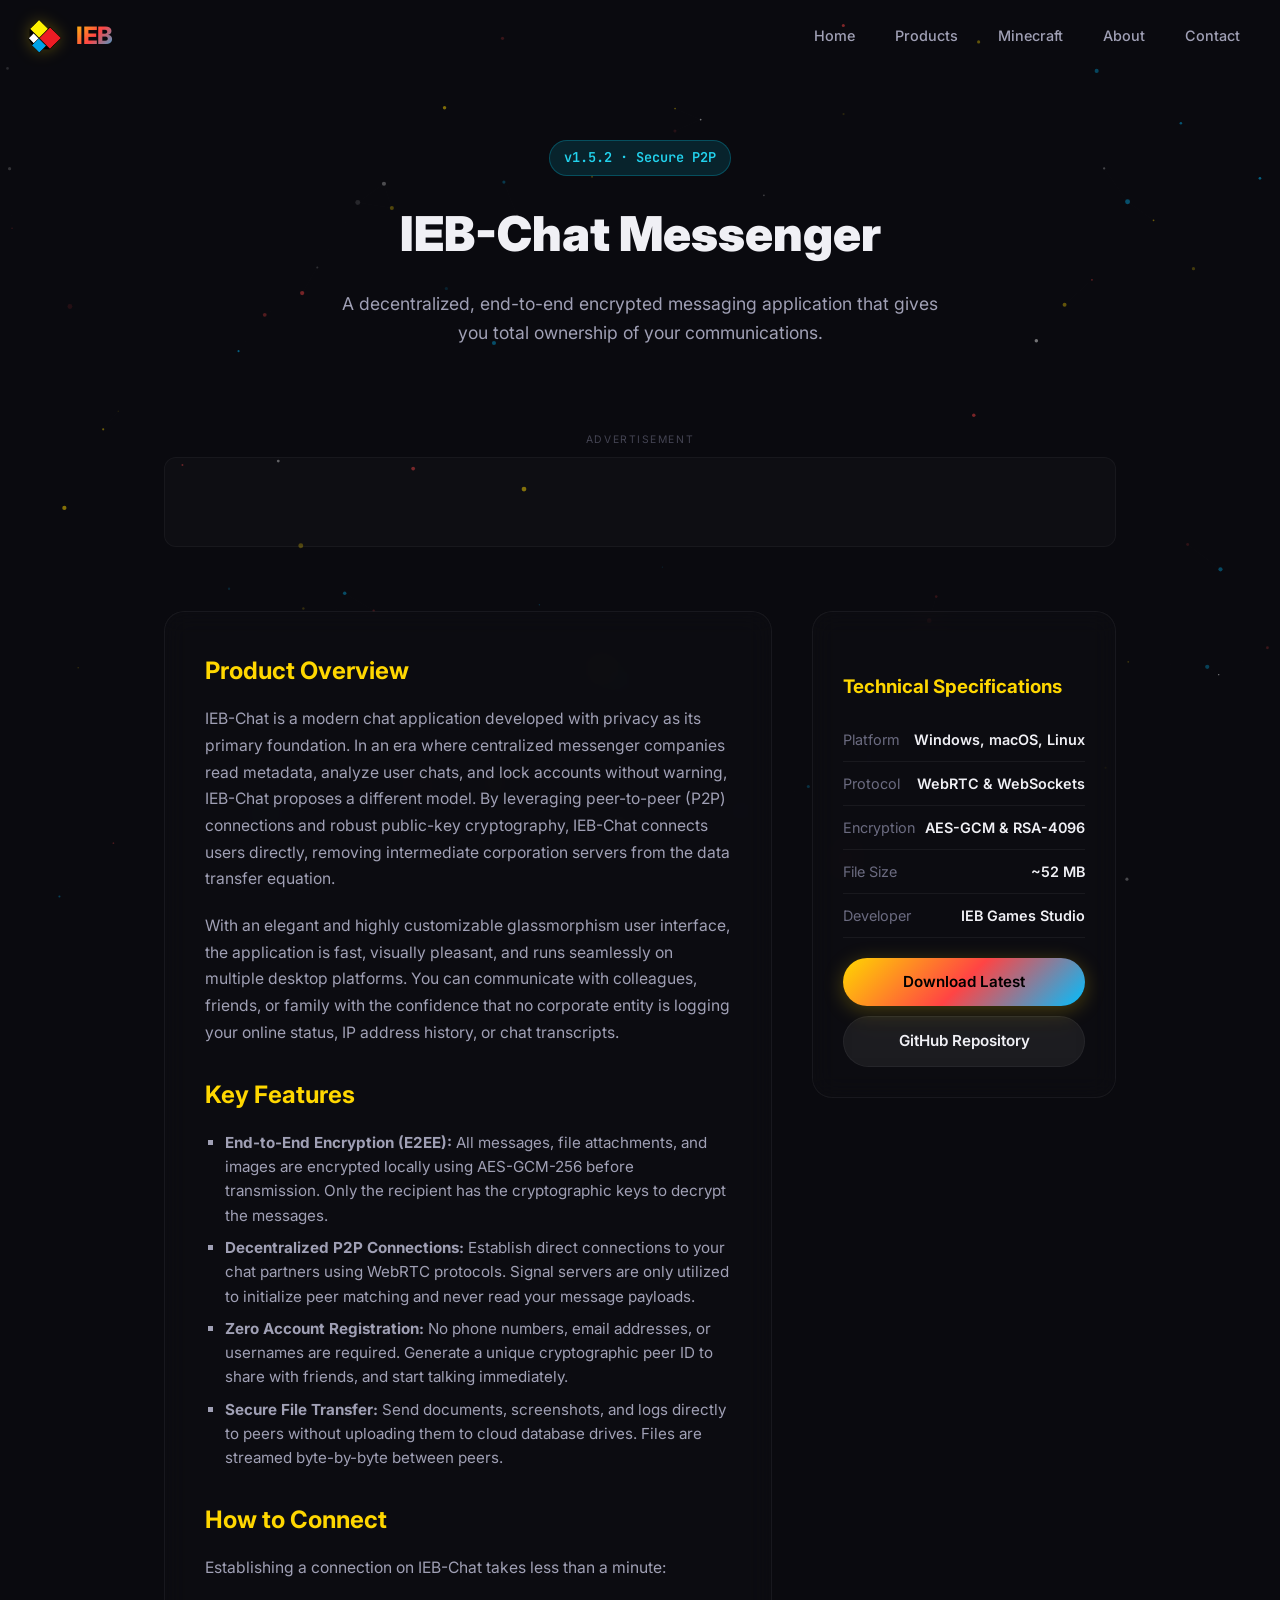
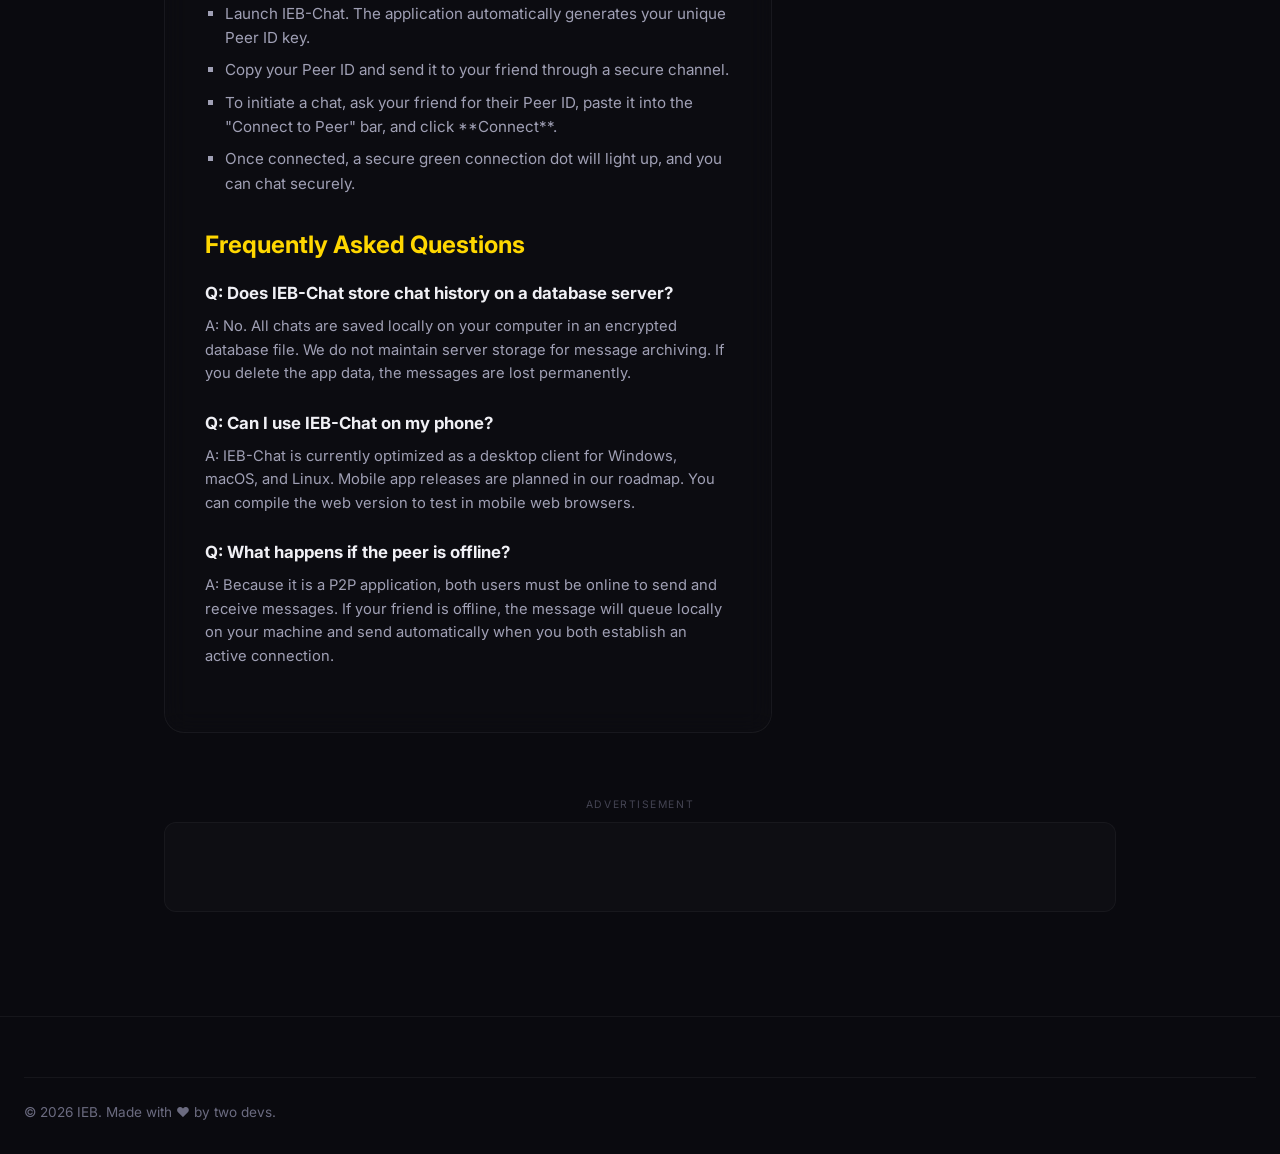
<file: ieb-chat.html>
<!DOCTYPE html>
<html lang="en">

<head>
    <meta charset="UTF-8">
    <meta name="viewport" content="width=device-width, initial-scale=1.0">
    <title>IEB-Chat - Secure Instant Messaging | IEB Games</title>
    <meta name="description" content="Discover IEB-Chat, a modern, secure, and open-source instant messaging client featuring end-to-end encryption and fast peer connections.">
    <link rel="icon" type="image/png" href="lg1.png">
    <link rel="preconnect" href="https://fonts.googleapis.com">
    <link rel="preconnect" href="https://fonts.gstatic.com" crossorigin>
    <link href="https://fonts.googleapis.com/css2?family=Inter:wght@300;400;500;600;700;800;900&family=JetBrains+Mono:wght@400;500;600&display=swap" rel="stylesheet">
    <link rel="stylesheet" href="style.css">
    <style>
        .product-page {
            padding: 140px 0 80px 0;
            position: relative;
            z-index: 1;
            max-width: 1000px;
            margin: 0 auto;
            padding-left: 24px;
            padding-right: 24px;
        }
        .product-hero {
            text-align: center;
            margin-bottom: 60px;
        }
        .product-hero h1 {
            font-size: 3rem;
            font-weight: 900;
            margin-bottom: 16px;
        }
        .product-badge {
            display: inline-block;
            background: rgba(6, 182, 212, 0.15);
            color: #22d3ee;
            border: 1px solid rgba(6, 182, 212, 0.3);
            padding: 6px 14px;
            border-radius: var(--radius-xl);
            font-size: 0.85rem;
            font-weight: 600;
            margin-bottom: 20px;
            font-family: 'JetBrains Mono', monospace;
        }
        .product-grid {
            display: grid;
            grid-template-columns: 2fr 1fr;
            gap: 40px;
            margin-top: 40px;
        }
        @media (max-width: 768px) {
            .product-grid {
                grid-template-columns: 1fr;
            }
        }
        .product-main-card {
            background: rgba(255, 255, 255, 0.01);
            border: 1px solid rgba(255, 255, 255, 0.05);
            border-radius: var(--radius-lg);
            padding: 40px;
            backdrop-filter: blur(12px);
            -webkit-backdrop-filter: blur(12px);
        }
        .product-sidebar-card {
            background: rgba(255, 255, 255, 0.01);
            border: 1px solid rgba(255, 255, 255, 0.05);
            border-radius: var(--radius-lg);
            padding: 30px;
            height: fit-content;
            backdrop-filter: blur(12px);
            -webkit-backdrop-filter: blur(12px);
        }
        .product-main-card h2, .product-sidebar-card h3 {
            color: var(--accent-yellow);
            margin-top: 30px;
            margin-bottom: 16px;
            font-weight: 700;
        }
        .product-main-card h2:first-of-type {
            margin-top: 0;
        }
        .product-main-card p {
            color: var(--text-secondary);
            font-size: 0.98rem;
            line-height: 1.7;
            margin-bottom: 20px;
        }
        .spec-list {
            margin-bottom: 20px;
        }
        .spec-item {
            display: flex;
            justify-content: space-between;
            padding: 10px 0;
            border-bottom: 1px solid rgba(255, 255, 255, 0.05);
            font-size: 0.9rem;
        }
        .spec-item span:first-child {
            color: var(--text-muted);
        }
        .spec-item span:last-child {
            color: var(--text-primary);
            font-weight: 600;
        }
        .faq-item {
            margin-bottom: 24px;
        }
        .faq-question {
            font-weight: 700;
            color: var(--text-primary);
            margin-bottom: 8px;
            font-size: 1.05rem;
        }
        .faq-answer {
            color: var(--text-secondary);
            font-size: 0.92rem;
            line-height: 1.6;
        }
        .feature-bullets {
            margin-left: 20px;
            margin-bottom: 20px;
        }
        .feature-bullets li {
            color: var(--text-secondary);
            font-size: 0.95rem;
            line-height: 1.6;
            margin-bottom: 8px;
            list-style-type: square;
        }
    </style>
</head>

<body>
    <!-- Animated Background Particles -->
    <canvas id="particles-canvas"></canvas>

    <!-- Navigation -->
    <nav class="navbar scrolled" id="navbar">
        <div class="nav-container">
            <a href="index.html" class="nav-logo">
                <img src="lg1.png" alt="IEB Logo" class="logo-img">
                <span class="logo-text">IEB</span>
            </a>
            <ul class="nav-links" id="nav-links">
                <li><a href="index.html" class="nav-link">Home</a></li>
                <li><a href="index.html#products" class="nav-link">Products</a></li>
                <li><a href="index.html#minecraft" class="nav-link">Minecraft</a></li>
                <li><a href="index.html#about" class="nav-link">About</a></li>
                <li><a href="index.html#contact" class="nav-link">Contact</a></li>
            </ul>
        </div>
    </nav>

    <!-- Product Content Area -->
    <div class="product-page">
        <div class="product-hero">
            <span class="product-badge">v1.5.2 &middot; Secure P2P</span>
            <h1>IEB-Chat Messenger</h1>
            <p class="hero-subtitle" style="max-width:600px; margin:0 auto;">A decentralized, end-to-end encrypted messaging application that gives you total ownership of your communications.</p>
        </div>

        <!-- Ad Slot -->
        <div class="ad-container ad-slot">
            <span class="ad-label">ADVERTISEMENT</span>
            <div class="ad-wrapper">
                <ins class="adsbygoogle" style="display:block" data-ad-client="ca-pub-1775717168665969" data-ad-slot="auto" data-ad-format="auto" data-full-width-responsive="true"></ins>
            </div>
        </div>

        <div class="product-grid">
            <div class="product-main-card">
                <h2>Product Overview</h2>
                <p>IEB-Chat is a modern chat application developed with privacy as its primary foundation. In an era where centralized messenger companies read metadata, analyze user chats, and lock accounts without warning, IEB-Chat proposes a different model. By leveraging peer-to-peer (P2P) connections and robust public-key cryptography, IEB-Chat connects users directly, removing intermediate corporation servers from the data transfer equation.</p>
                <p>With an elegant and highly customizable glassmorphism user interface, the application is fast, visually pleasant, and runs seamlessly on multiple desktop platforms. You can communicate with colleagues, friends, or family with the confidence that no corporate entity is logging your online status, IP address history, or chat transcripts.</p>

                <h2>Key Features</h2>
                <ul class="feature-bullets">
                    <li><strong>End-to-End Encryption (E2EE):</strong> All messages, file attachments, and images are encrypted locally using AES-GCM-256 before transmission. Only the recipient has the cryptographic keys to decrypt the messages.</li>
                    <li><strong>Decentralized P2P Connections:</strong> Establish direct connections to your chat partners using WebRTC protocols. Signal servers are only utilized to initialize peer matching and never read your message payloads.</li>
                    <li><strong>Zero Account Registration:</strong> No phone numbers, email addresses, or usernames are required. Generate a unique cryptographic peer ID to share with friends, and start talking immediately.</li>
                    <li><strong>Secure File Transfer:</strong> Send documents, screenshots, and logs directly to peers without uploading them to cloud database drives. Files are streamed byte-by-byte between peers.</li>
                </ul>

                <h2>How to Connect</h2>
                <p>Establishing a connection on IEB-Chat takes less than a minute:</p>
                <ul class="feature-bullets">
                    <li>Launch IEB-Chat. The application automatically generates your unique Peer ID key.</li>
                    <li>Copy your Peer ID and send it to your friend through a secure channel.</li>
                    <li>To initiate a chat, ask your friend for their Peer ID, paste it into the "Connect to Peer" bar, and click **Connect**.</li>
                    <li>Once connected, a secure green connection dot will light up, and you can chat securely.</li>
                </ul>

                <h2>Frequently Asked Questions</h2>
                <div class="faq-item">
                    <div class="faq-question">Q: Does IEB-Chat store chat history on a database server?</div>
                    <div class="faq-answer">A: No. All chats are saved locally on your computer in an encrypted database file. We do not maintain server storage for message archiving. If you delete the app data, the messages are lost permanently.</div>
                </div>
                <div class="faq-item">
                    <div class="faq-question">Q: Can I use IEB-Chat on my phone?</div>
                    <div class="faq-answer">A: IEB-Chat is currently optimized as a desktop client for Windows, macOS, and Linux. Mobile app releases are planned in our roadmap. You can compile the web version to test in mobile web browsers.</div>
                </div>
                <div class="faq-item">
                    <div class="faq-question">Q: What happens if the peer is offline?</div>
                    <div class="faq-answer">A: Because it is a P2P application, both users must be online to send and receive messages. If your friend is offline, the message will queue locally on your machine and send automatically when you both establish an active connection.</div>
                </div>
            </div>

            <div class="product-sidebar-card">
                <h3>Technical Specifications</h3>
                <div class="spec-list">
                    <div class="spec-item">
                        <span>Platform</span>
                        <span>Windows, macOS, Linux</span>
                    </div>
                    <div class="spec-item">
                        <span>Protocol</span>
                        <span>WebRTC & WebSockets</span>
                    </div>
                    <div class="spec-item">
                        <span>Encryption</span>
                        <span>AES-GCM & RSA-4096</span>
                    </div>
                    <div class="spec-item">
                        <span>File Size</span>
                        <span>~52 MB</span>
                    </div>
                    <div class="spec-item">
                        <span>Developer</span>
                        <span>IEB Games Studio</span>
                    </div>
                </div>
                <a href="https://iebgames.github.io/IEB-Chat/" target="_blank" class="btn btn-primary" style="display:flex; justify-content:center; margin-top:20px;">Download Latest</a>
                <a href="https://github.com/iebgames" target="_blank" class="btn btn-secondary" style="display:flex; justify-content:center; margin-top:10px;">GitHub Repository</a>
            </div>
        </div>

        <!-- Ad Slot -->
        <div class="ad-container ad-slot" style="margin-top: 40px;">
            <span class="ad-label">ADVERTISEMENT</span>
            <div class="ad-wrapper">
                <ins class="adsbygoogle" style="display:block" data-ad-client="ca-pub-1775717168665969" data-ad-slot="auto" data-ad-format="auto" data-full-width-responsive="true"></ins>
            </div>
        </div>
    </div>

    <!-- Footer -->
    <footer class="footer">
        <div class="section-container">
            <div class="footer-bottom">
                <p>&copy; 2026 IEB. Made with ❤️ by two devs.</p>
            </div>
        </div>
    </footer>

    <script src="script.js"></script>
</body>

</html>
</file>
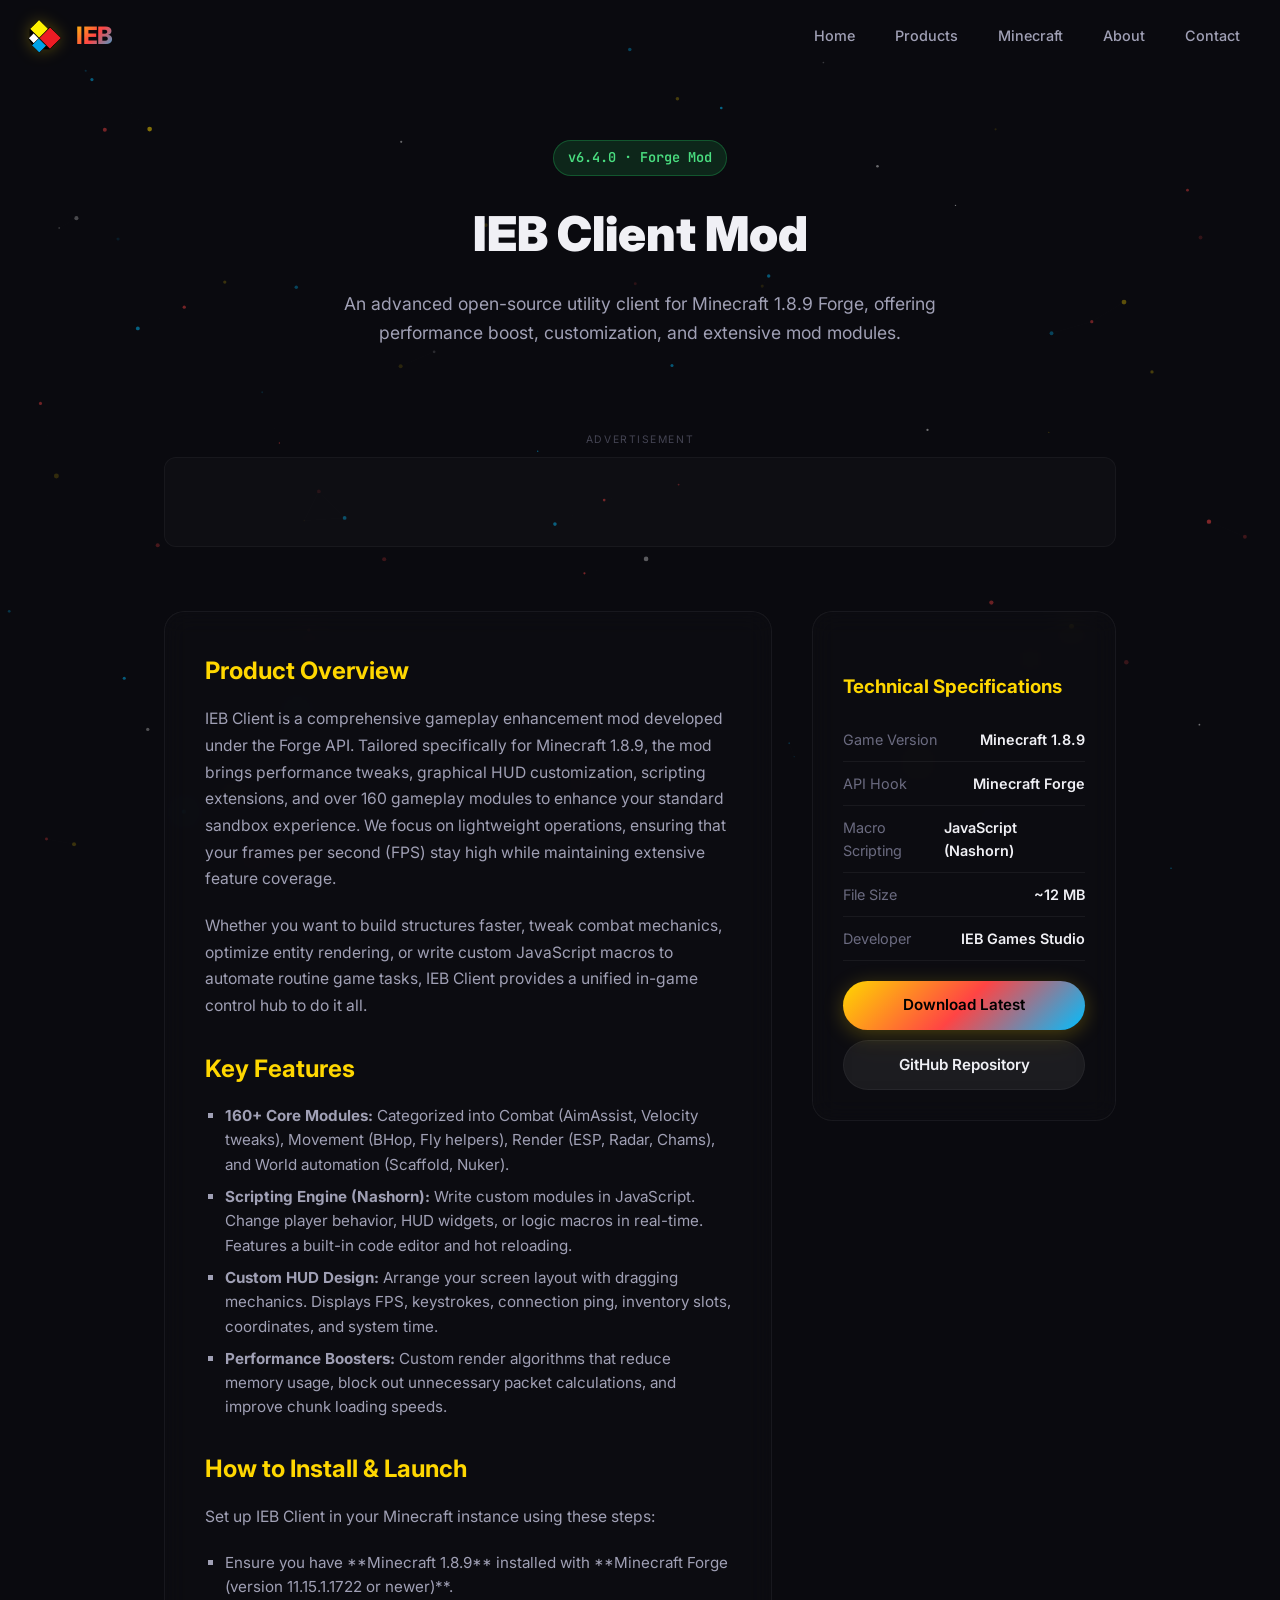
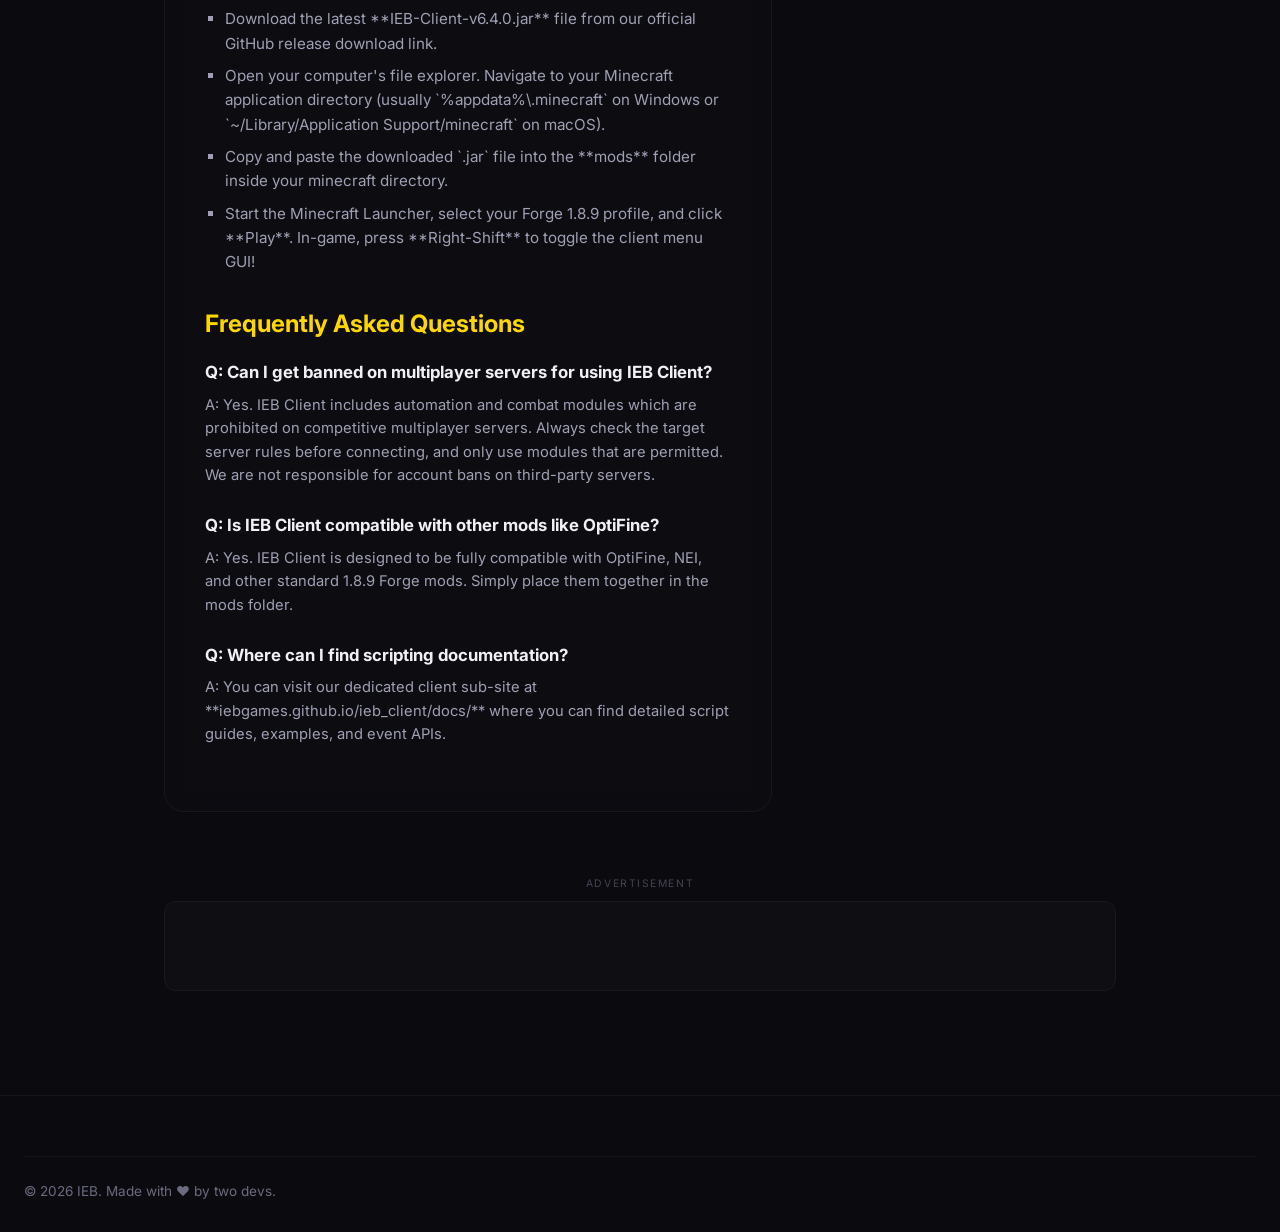
<file: ieb-client.html>
<!DOCTYPE html>
<html lang="en">

<head>
    <meta charset="UTF-8">
    <meta name="viewport" content="width=device-width, initial-scale=1.0">
    <title>IEB Client - Minecraft Forge Utility Mod | IEB Games</title>
    <meta name="description" content="IEB Client is a professional open-source utility mod for Minecraft 1.8.9 Forge with 160+ modules, custom HUD elements, and script engines.">
    <link rel="icon" type="image/png" href="lg1.png">
    <link rel="preconnect" href="https://fonts.googleapis.com">
    <link rel="preconnect" href="https://fonts.gstatic.com" crossorigin>
    <link href="https://fonts.googleapis.com/css2?family=Inter:wght@300;400;500;600;700;800;900&family=JetBrains+Mono:wght@400;500;600&display=swap" rel="stylesheet">
    <link rel="stylesheet" href="style.css">
    <style>
        .product-page {
            padding: 140px 0 80px 0;
            position: relative;
            z-index: 1;
            max-width: 1000px;
            margin: 0 auto;
            padding-left: 24px;
            padding-right: 24px;
        }
        .product-hero {
            text-align: center;
            margin-bottom: 60px;
        }
        .product-hero h1 {
            font-size: 3rem;
            font-weight: 900;
            margin-bottom: 16px;
        }
        .product-badge {
            display: inline-block;
            background: rgba(34, 197, 94, 0.15);
            color: #4ade80;
            border: 1px solid rgba(34, 197, 94, 0.3);
            padding: 6px 14px;
            border-radius: var(--radius-xl);
            font-size: 0.85rem;
            font-weight: 600;
            margin-bottom: 20px;
            font-family: 'JetBrains Mono', monospace;
        }
        .product-grid {
            display: grid;
            grid-template-columns: 2fr 1fr;
            gap: 40px;
            margin-top: 40px;
        }
        @media (max-width: 768px) {
            .product-grid {
                grid-template-columns: 1fr;
            }
        }
        .product-main-card {
            background: rgba(255, 255, 255, 0.01);
            border: 1px solid rgba(255, 255, 255, 0.05);
            border-radius: var(--radius-lg);
            padding: 40px;
            backdrop-filter: blur(12px);
            -webkit-backdrop-filter: blur(12px);
        }
        .product-sidebar-card {
            background: rgba(255, 255, 255, 0.01);
            border: 1px solid rgba(255, 255, 255, 0.05);
            border-radius: var(--radius-lg);
            padding: 30px;
            height: fit-content;
            backdrop-filter: blur(12px);
            -webkit-backdrop-filter: blur(12px);
        }
        .product-main-card h2, .product-sidebar-card h3 {
            color: var(--accent-yellow);
            margin-top: 30px;
            margin-bottom: 16px;
            font-weight: 700;
        }
        .product-main-card h2:first-of-type {
            margin-top: 0;
        }
        .product-main-card p {
            color: var(--text-secondary);
            font-size: 0.98rem;
            line-height: 1.7;
            margin-bottom: 20px;
        }
        .spec-list {
            margin-bottom: 20px;
        }
        .spec-item {
            display: flex;
            justify-content: space-between;
            padding: 10px 0;
            border-bottom: 1px solid rgba(255, 255, 255, 0.05);
            font-size: 0.9rem;
        }
        .spec-item span:first-child {
            color: var(--text-muted);
        }
        .spec-item span:last-child {
            color: var(--text-primary);
            font-weight: 600;
        }
        .faq-item {
            margin-bottom: 24px;
        }
        .faq-question {
            font-weight: 700;
            color: var(--text-primary);
            margin-bottom: 8px;
            font-size: 1.05rem;
        }
        .faq-answer {
            color: var(--text-secondary);
            font-size: 0.92rem;
            line-height: 1.6;
        }
        .feature-bullets {
            margin-left: 20px;
            margin-bottom: 20px;
        }
        .feature-bullets li {
            color: var(--text-secondary);
            font-size: 0.95rem;
            line-height: 1.6;
            margin-bottom: 8px;
            list-style-type: square;
        }
    </style>
</head>

<body>
    <!-- Animated Background Particles -->
    <canvas id="particles-canvas"></canvas>

    <!-- Navigation -->
    <nav class="navbar scrolled" id="navbar">
        <div class="nav-container">
            <a href="index.html" class="nav-logo">
                <img src="lg1.png" alt="IEB Logo" class="logo-img">
                <span class="logo-text">IEB</span>
            </a>
            <ul class="nav-links" id="nav-links">
                <li><a href="index.html" class="nav-link">Home</a></li>
                <li><a href="index.html#products" class="nav-link">Products</a></li>
                <li><a href="index.html#minecraft" class="nav-link">Minecraft</a></li>
                <li><a href="index.html#about" class="nav-link">About</a></li>
                <li><a href="index.html#contact" class="nav-link">Contact</a></li>
            </ul>
        </div>
    </nav>

    <!-- Product Content Area -->
    <div class="product-page">
        <div class="product-hero">
            <span class="product-badge">v6.4.0 &middot; Forge Mod</span>
            <h1>IEB Client Mod</h1>
            <p class="hero-subtitle" style="max-width:600px; margin:0 auto;">An advanced open-source utility client for Minecraft 1.8.9 Forge, offering performance boost, customization, and extensive mod modules.</p>
        </div>

        <!-- Ad Slot -->
        <div class="ad-container ad-slot">
            <span class="ad-label">ADVERTISEMENT</span>
            <div class="ad-wrapper">
                <ins class="adsbygoogle" style="display:block" data-ad-client="ca-pub-1775717168665969" data-ad-slot="auto" data-ad-format="auto" data-full-width-responsive="true"></ins>
            </div>
        </div>

        <div class="product-grid">
            <div class="product-main-card">
                <h2>Product Overview</h2>
                <p>IEB Client is a comprehensive gameplay enhancement mod developed under the Forge API. Tailored specifically for Minecraft 1.8.9, the mod brings performance tweaks, graphical HUD customization, scripting extensions, and over 160 gameplay modules to enhance your standard sandbox experience. We focus on lightweight operations, ensuring that your frames per second (FPS) stay high while maintaining extensive feature coverage.</p>
                <p>Whether you want to build structures faster, tweak combat mechanics, optimize entity rendering, or write custom JavaScript macros to automate routine game tasks, IEB Client provides a unified in-game control hub to do it all.</p>

                <h2>Key Features</h2>
                <ul class="feature-bullets">
                    <li><strong>160+ Core Modules:</strong> Categorized into Combat (AimAssist, Velocity tweaks), Movement (BHop, Fly helpers), Render (ESP, Radar, Chams), and World automation (Scaffold, Nuker).</li>
                    <li><strong>Scripting Engine (Nashorn):</strong> Write custom modules in JavaScript. Change player behavior, HUD widgets, or logic macros in real-time. Features a built-in code editor and hot reloading.</li>
                    <li><strong>Custom HUD Design:</strong> Arrange your screen layout with dragging mechanics. Displays FPS, keystrokes, connection ping, inventory slots, coordinates, and system time.</li>
                    <li><strong>Performance Boosters:</strong> Custom render algorithms that reduce memory usage, block out unnecessary packet calculations, and improve chunk loading speeds.</li>
                </ul>

                <h2>How to Install & Launch</h2>
                <p>Set up IEB Client in your Minecraft instance using these steps:</p>
                <ul class="feature-bullets">
                    <li>Ensure you have **Minecraft 1.8.9** installed with **Minecraft Forge (version 11.15.1.1722 or newer)**.</li>
                    <li>Download the latest **IEB-Client-v6.4.0.jar** file from our official GitHub release download link.</li>
                    <li>Open your computer's file explorer. Navigate to your Minecraft application directory (usually `%appdata%\.minecraft` on Windows or `~/Library/Application Support/minecraft` on macOS).</li>
                    <li>Copy and paste the downloaded `.jar` file into the **mods** folder inside your minecraft directory.</li>
                    <li>Start the Minecraft Launcher, select your Forge 1.8.9 profile, and click **Play**. In-game, press **Right-Shift** to toggle the client menu GUI!</li>
                </ul>

                <h2>Frequently Asked Questions</h2>
                <div class="faq-item">
                    <div class="faq-question">Q: Can I get banned on multiplayer servers for using IEB Client?</div>
                    <div class="faq-answer">A: Yes. IEB Client includes automation and combat modules which are prohibited on competitive multiplayer servers. Always check the target server rules before connecting, and only use modules that are permitted. We are not responsible for account bans on third-party servers.</div>
                </div>
                <div class="faq-item">
                    <div class="faq-question">Q: Is IEB Client compatible with other mods like OptiFine?</div>
                    <div class="faq-answer">A: Yes. IEB Client is designed to be fully compatible with OptiFine, NEI, and other standard 1.8.9 Forge mods. Simply place them together in the mods folder.</div>
                </div>
                <div class="faq-item">
                    <div class="faq-question">Q: Where can I find scripting documentation?</div>
                    <div class="faq-answer">A: You can visit our dedicated client sub-site at **iebgames.github.io/ieb_client/docs/** where you can find detailed script guides, examples, and event APIs.</div>
                </div>
            </div>

            <div class="product-sidebar-card">
                <h3>Technical Specifications</h3>
                <div class="spec-list">
                    <div class="spec-item">
                        <span>Game Version</span>
                        <span>Minecraft 1.8.9</span>
                    </div>
                    <div class="spec-item">
                        <span>API Hook</span>
                        <span>Minecraft Forge</span>
                    </div>
                    <div class="spec-item">
                        <span>Macro Scripting</span>
                        <span>JavaScript (Nashorn)</span>
                    </div>
                    <div class="spec-item">
                        <span>File Size</span>
                        <span>~12 MB</span>
                    </div>
                    <div class="spec-item">
                        <span>Developer</span>
                        <span>IEB Games Studio</span>
                    </div>
                </div>
                <a href="https://iebgames.github.io/IEB-Client/" target="_blank" class="btn btn-primary" style="display:flex; justify-content:center; margin-top:20px;">Download Latest</a>
                <a href="https://github.com/iebgames/IEB-Client" target="_blank" class="btn btn-secondary" style="display:flex; justify-content:center; margin-top:10px;">GitHub Repository</a>
            </div>
        </div>

        <!-- Ad Slot -->
        <div class="ad-container ad-slot" style="margin-top: 40px;">
            <span class="ad-label">ADVERTISEMENT</span>
            <div class="ad-wrapper">
                <ins class="adsbygoogle" style="display:block" data-ad-client="ca-pub-1775717168665969" data-ad-slot="auto" data-ad-format="auto" data-full-width-responsive="true"></ins>
            </div>
        </div>
    </div>

    <!-- Footer -->
    <footer class="footer">
        <div class="section-container">
            <div class="footer-bottom">
                <p>&copy; 2026 IEB. Made with ❤️ by two devs.</p>
            </div>
        </div>
    </footer>

    <script src="script.js"></script>
</body>

</html>
</file>
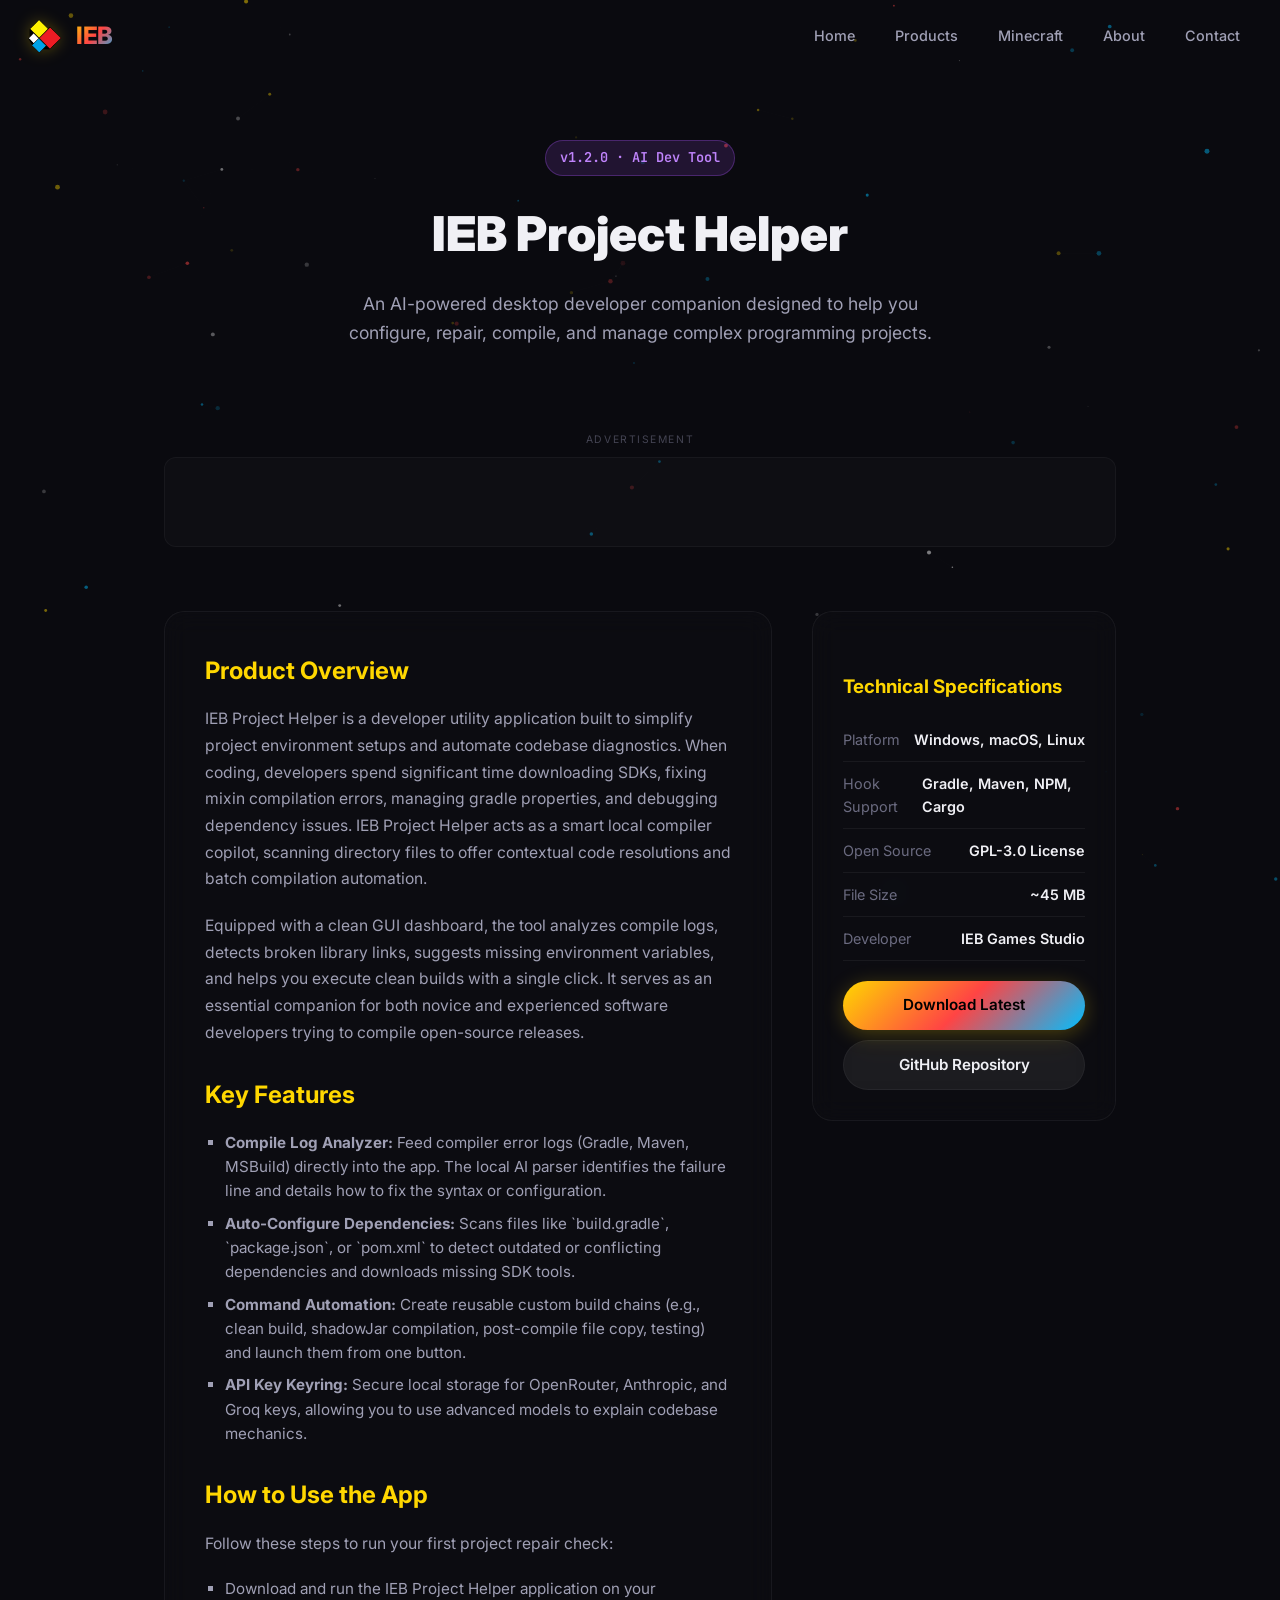
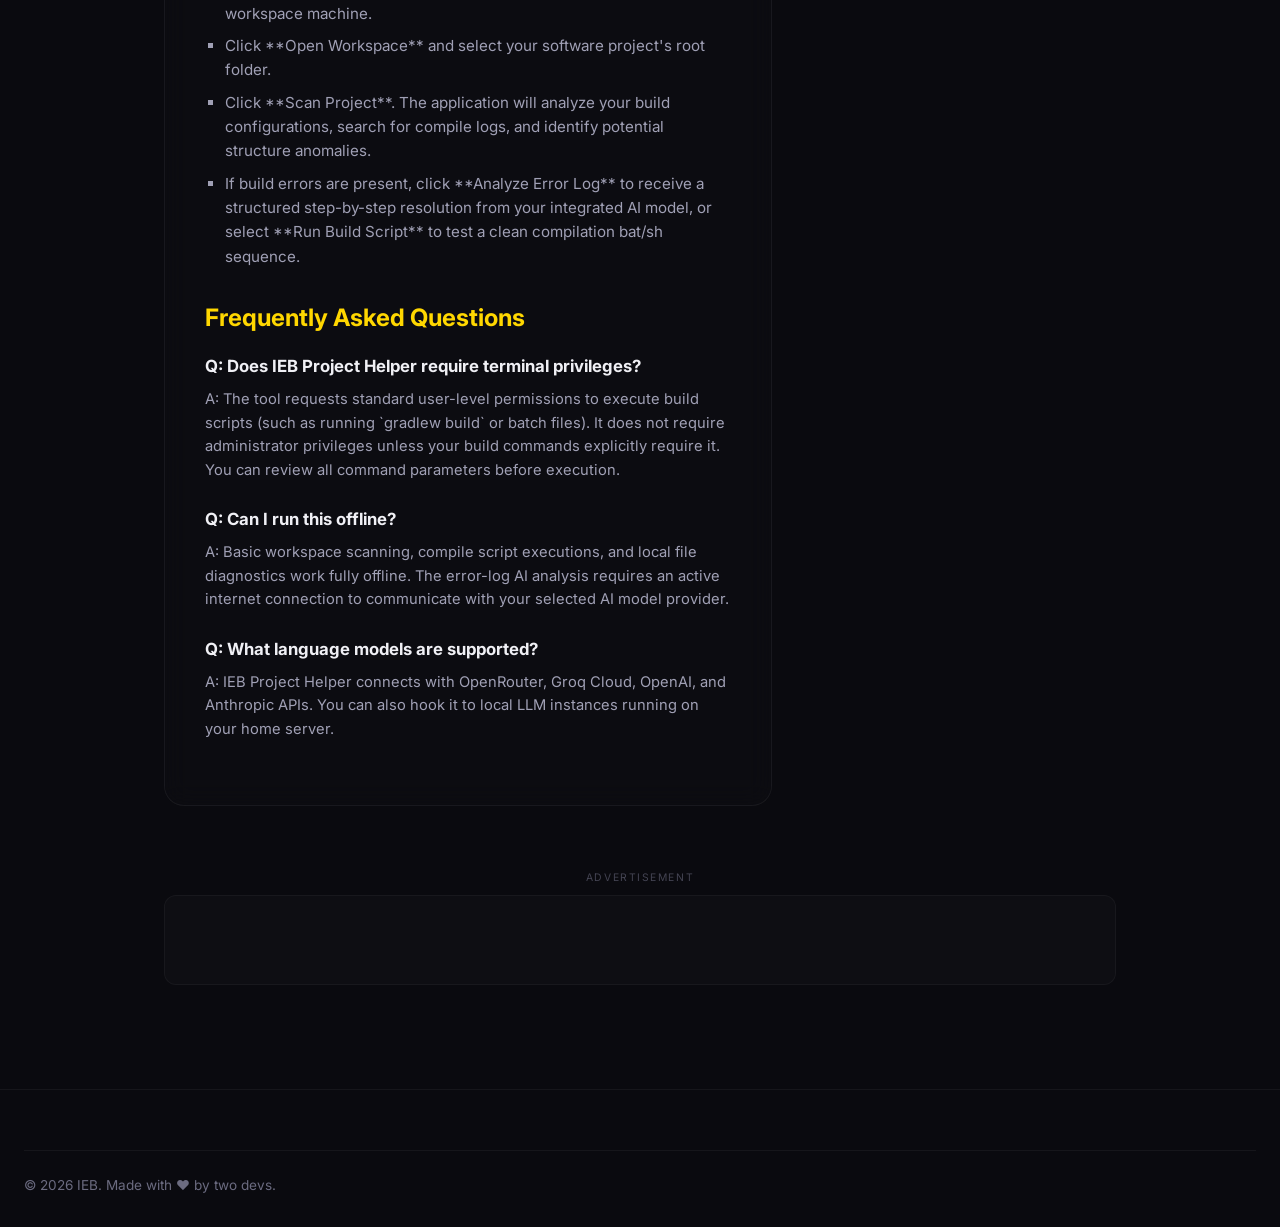
<file: ieb-project-helper.html>
<!DOCTYPE html>
<html lang="en">

<head>
    <meta charset="UTF-8">
    <meta name="viewport" content="width=device-width, initial-scale=1.0">
    <title>IEB Project Helper - AI Codebase Companion | IEB Games</title>
    <meta name="description" content="Discover IEB Project Helper, an AI-powered companion application to fix codebases, setup project environments, and write scripts easily.">
    <link rel="icon" type="image/png" href="lg1.png">
    <link rel="preconnect" href="https://fonts.googleapis.com">
    <link rel="preconnect" href="https://fonts.gstatic.com" crossorigin>
    <link href="https://fonts.googleapis.com/css2?family=Inter:wght@300;400;500;600;700;800;900&family=JetBrains+Mono:wght@400;500;600&display=swap" rel="stylesheet">
    <link rel="stylesheet" href="style.css">
    <style>
        .product-page {
            padding: 140px 0 80px 0;
            position: relative;
            z-index: 1;
            max-width: 1000px;
            margin: 0 auto;
            padding-left: 24px;
            padding-right: 24px;
        }
        .product-hero {
            text-align: center;
            margin-bottom: 60px;
        }
        .product-hero h1 {
            font-size: 3rem;
            font-weight: 900;
            margin-bottom: 16px;
        }
        .product-badge {
            display: inline-block;
            background: rgba(168, 85, 247, 0.15);
            color: #c084fc;
            border: 1px solid rgba(168, 85, 247, 0.3);
            padding: 6px 14px;
            border-radius: var(--radius-xl);
            font-size: 0.85rem;
            font-weight: 600;
            margin-bottom: 20px;
            font-family: 'JetBrains Mono', monospace;
        }
        .product-grid {
            display: grid;
            grid-template-columns: 2fr 1fr;
            gap: 40px;
            margin-top: 40px;
        }
        @media (max-width: 768px) {
            .product-grid {
                grid-template-columns: 1fr;
            }
        }
        .product-main-card {
            background: rgba(255, 255, 255, 0.01);
            border: 1px solid rgba(255, 255, 255, 0.05);
            border-radius: var(--radius-lg);
            padding: 40px;
            backdrop-filter: blur(12px);
            -webkit-backdrop-filter: blur(12px);
        }
        .product-sidebar-card {
            background: rgba(255, 255, 255, 0.01);
            border: 1px solid rgba(255, 255, 255, 0.05);
            border-radius: var(--radius-lg);
            padding: 30px;
            height: fit-content;
            backdrop-filter: blur(12px);
            -webkit-backdrop-filter: blur(12px);
        }
        .product-main-card h2, .product-sidebar-card h3 {
            color: var(--accent-yellow);
            margin-top: 30px;
            margin-bottom: 16px;
            font-weight: 700;
        }
        .product-main-card h2:first-of-type {
            margin-top: 0;
        }
        .product-main-card p {
            color: var(--text-secondary);
            font-size: 0.98rem;
            line-height: 1.7;
            margin-bottom: 20px;
        }
        .spec-list {
            margin-bottom: 20px;
        }
        .spec-item {
            display: flex;
            justify-content: space-between;
            padding: 10px 0;
            border-bottom: 1px solid rgba(255, 255, 255, 0.05);
            font-size: 0.9rem;
        }
        .spec-item span:first-child {
            color: var(--text-muted);
        }
        .spec-item span:last-child {
            color: var(--text-primary);
            font-weight: 600;
        }
        .faq-item {
            margin-bottom: 24px;
        }
        .faq-question {
            font-weight: 700;
            color: var(--text-primary);
            margin-bottom: 8px;
            font-size: 1.05rem;
        }
        .faq-answer {
            color: var(--text-secondary);
            font-size: 0.92rem;
            line-height: 1.6;
        }
        .feature-bullets {
            margin-left: 20px;
            margin-bottom: 20px;
        }
        .feature-bullets li {
            color: var(--text-secondary);
            font-size: 0.95rem;
            line-height: 1.6;
            margin-bottom: 8px;
            list-style-type: square;
        }
    </style>
</head>

<body>
    <!-- Animated Background Particles -->
    <canvas id="particles-canvas"></canvas>

    <!-- Navigation -->
    <nav class="navbar scrolled" id="navbar">
        <div class="nav-container">
            <a href="index.html" class="nav-logo">
                <img src="lg1.png" alt="IEB Logo" class="logo-img">
                <span class="logo-text">IEB</span>
            </a>
            <ul class="nav-links" id="nav-links">
                <li><a href="index.html" class="nav-link">Home</a></li>
                <li><a href="index.html#products" class="nav-link">Products</a></li>
                <li><a href="index.html#minecraft" class="nav-link">Minecraft</a></li>
                <li><a href="index.html#about" class="nav-link">About</a></li>
                <li><a href="index.html#contact" class="nav-link">Contact</a></li>
            </ul>
        </div>
    </nav>

    <!-- Product Content Area -->
    <div class="product-page">
        <div class="product-hero">
            <span class="product-badge">v1.2.0 &middot; AI Dev Tool</span>
            <h1>IEB Project Helper</h1>
            <p class="hero-subtitle" style="max-width:600px; margin:0 auto;">An AI-powered desktop developer companion designed to help you configure, repair, compile, and manage complex programming projects.</p>
        </div>

        <!-- Ad Slot -->
        <div class="ad-container ad-slot">
            <span class="ad-label">ADVERTISEMENT</span>
            <div class="ad-wrapper">
                <ins class="adsbygoogle" style="display:block" data-ad-client="ca-pub-1775717168665969" data-ad-slot="auto" data-ad-format="auto" data-full-width-responsive="true"></ins>
            </div>
        </div>

        <div class="product-grid">
            <div class="product-main-card">
                <h2>Product Overview</h2>
                <p>IEB Project Helper is a developer utility application built to simplify project environment setups and automate codebase diagnostics. When coding, developers spend significant time downloading SDKs, fixing mixin compilation errors, managing gradle properties, and debugging dependency issues. IEB Project Helper acts as a smart local compiler copilot, scanning directory files to offer contextual code resolutions and batch compilation automation.</p>
                <p>Equipped with a clean GUI dashboard, the tool analyzes compile logs, detects broken library links, suggests missing environment variables, and helps you execute clean builds with a single click. It serves as an essential companion for both novice and experienced software developers trying to compile open-source releases.</p>

                <h2>Key Features</h2>
                <ul class="feature-bullets">
                    <li><strong>Compile Log Analyzer:</strong> Feed compiler error logs (Gradle, Maven, MSBuild) directly into the app. The local AI parser identifies the failure line and details how to fix the syntax or configuration.</li>
                    <li><strong>Auto-Configure Dependencies:</strong> Scans files like `build.gradle`, `package.json`, or `pom.xml` to detect outdated or conflicting dependencies and downloads missing SDK tools.</li>
                    <li><strong>Command Automation:</strong> Create reusable custom build chains (e.g., clean build, shadowJar compilation, post-compile file copy, testing) and launch them from one button.</li>
                    <li><strong>API Key Keyring:</strong> Secure local storage for OpenRouter, Anthropic, and Groq keys, allowing you to use advanced models to explain codebase mechanics.</li>
                </ul>

                <h2>How to Use the App</h2>
                <p>Follow these steps to run your first project repair check:</p>
                <ul class="feature-bullets">
                    <li>Download and run the IEB Project Helper application on your workspace machine.</li>
                    <li>Click **Open Workspace** and select your software project's root folder.</li>
                    <li>Click **Scan Project**. The application will analyze your build configurations, search for compile logs, and identify potential structure anomalies.</li>
                    <li>If build errors are present, click **Analyze Error Log** to receive a structured step-by-step resolution from your integrated AI model, or select **Run Build Script** to test a clean compilation bat/sh sequence.</li>
                </ul>

                <h2>Frequently Asked Questions</h2>
                <div class="faq-item">
                    <div class="faq-question">Q: Does IEB Project Helper require terminal privileges?</div>
                    <div class="faq-answer">A: The tool requests standard user-level permissions to execute build scripts (such as running `gradlew build` or batch files). It does not require administrator privileges unless your build commands explicitly require it. You can review all command parameters before execution.</div>
                </div>
                <div class="faq-item">
                    <div class="faq-question">Q: Can I run this offline?</div>
                    <div class="faq-answer">A: Basic workspace scanning, compile script executions, and local file diagnostics work fully offline. The error-log AI analysis requires an active internet connection to communicate with your selected AI model provider.</div>
                </div>
                <div class="faq-item">
                    <div class="faq-question">Q: What language models are supported?</div>
                    <div class="faq-answer">A: IEB Project Helper connects with OpenRouter, Groq Cloud, OpenAI, and Anthropic APIs. You can also hook it to local LLM instances running on your home server.</div>
                </div>
            </div>

            <div class="product-sidebar-card">
                <h3>Technical Specifications</h3>
                <div class="spec-list">
                    <div class="spec-item">
                        <span>Platform</span>
                        <span>Windows, macOS, Linux</span>
                    </div>
                    <div class="spec-item">
                        <span>Hook Support</span>
                        <span>Gradle, Maven, NPM, Cargo</span>
                    </div>
                    <div class="spec-item">
                        <span>Open Source</span>
                        <span>GPL-3.0 License</span>
                    </div>
                    <div class="spec-item">
                        <span>File Size</span>
                        <span>~45 MB</span>
                    </div>
                    <div class="spec-item">
                        <span>Developer</span>
                        <span>IEB Games Studio</span>
                    </div>
                </div>
                <a href="https://iebgames.github.io/ieb-project-helper/" target="_blank" class="btn btn-primary" style="display:flex; justify-content:center; margin-top:20px;">Download Latest</a>
                <a href="https://github.com/iebgames" target="_blank" class="btn btn-secondary" style="display:flex; justify-content:center; margin-top:10px;">GitHub Repository</a>
            </div>
        </div>

        <!-- Ad Slot -->
        <div class="ad-container ad-slot" style="margin-top: 40px;">
            <span class="ad-label">ADVERTISEMENT</span>
            <div class="ad-wrapper">
                <ins class="adsbygoogle" style="display:block" data-ad-client="ca-pub-1775717168665969" data-ad-slot="auto" data-ad-format="auto" data-full-width-responsive="true"></ins>
            </div>
        </div>
    </div>

    <!-- Footer -->
    <footer class="footer">
        <div class="section-container">
            <div class="footer-bottom">
                <p>&copy; 2026 IEB. Made with ❤️ by two devs.</p>
            </div>
        </div>
    </footer>

    <script src="script.js"></script>
</body>

</html>
</file>
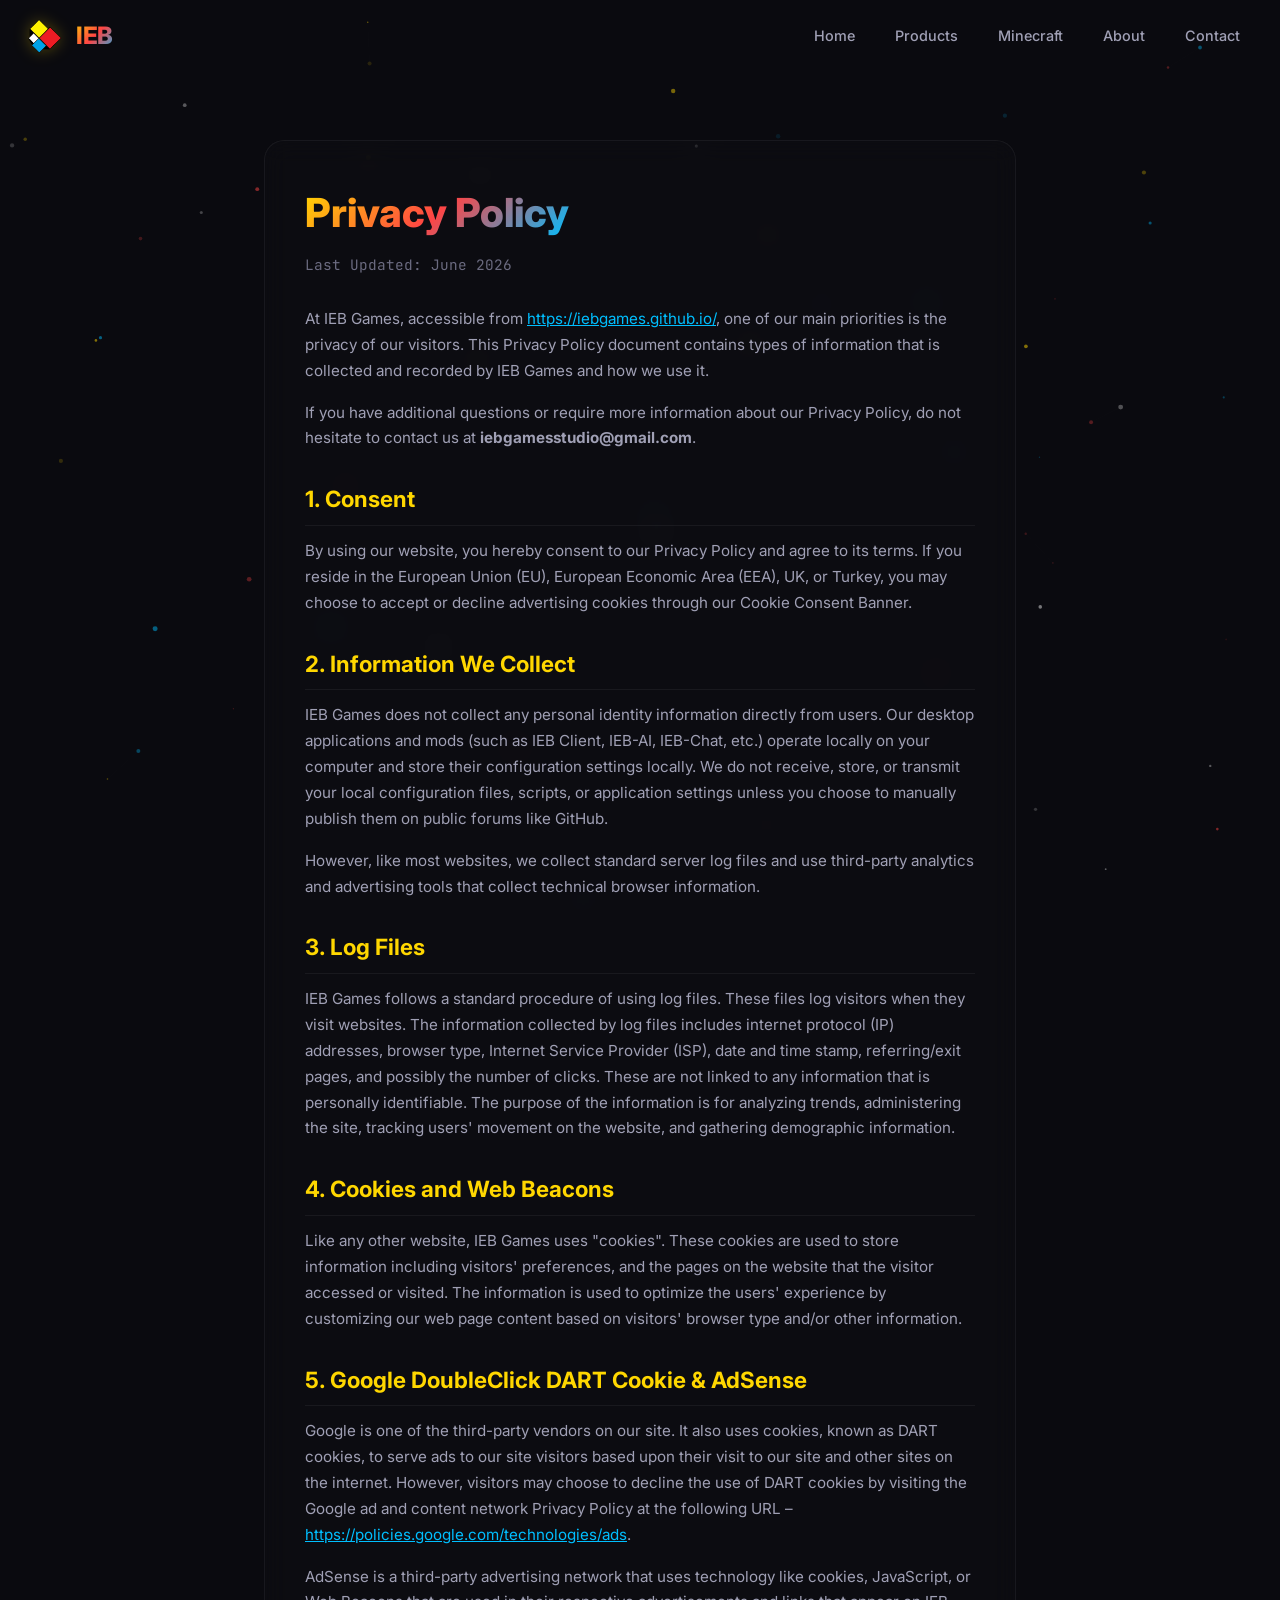
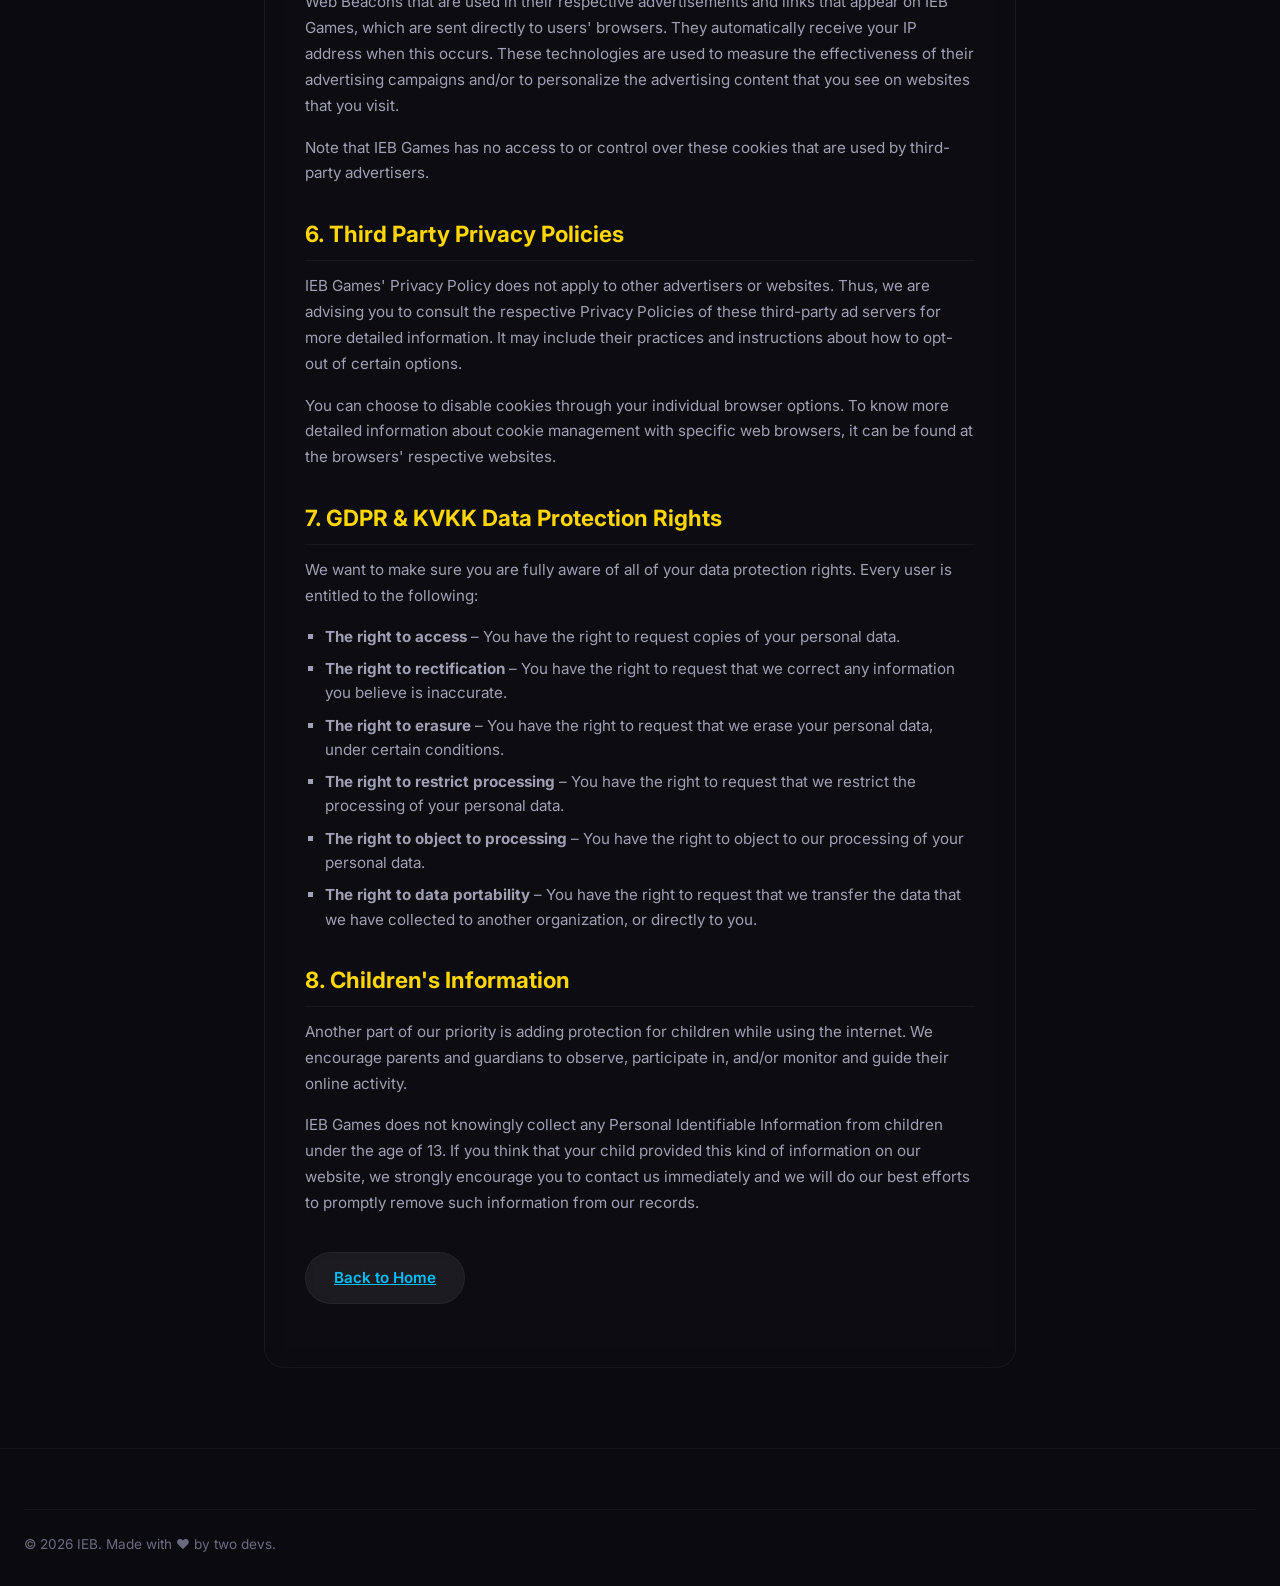
<file: privacy.html>
<!DOCTYPE html>
<html lang="en">

<head>
    <meta charset="UTF-8">
    <meta name="viewport" content="width=device-width, initial-scale=1.0">
    <title>Privacy Policy - IEB Games</title>
    <meta name="description" content="Privacy Policy for IEB Games open-source software studio. Details cookie consent and AdSense policies.">
    <link rel="icon" type="image/png" href="lg1.png">
    <link rel="preconnect" href="https://fonts.googleapis.com">
    <link rel="preconnect" href="https://fonts.gstatic.com" crossorigin>
    <link href="https://fonts.googleapis.com/css2?family=Inter:wght@300;400;500;600;700;800;900&family=JetBrains+Mono:wght@400;500;600&display=swap" rel="stylesheet">
    <link rel="stylesheet" href="style.css">
    <style>
        .legal-content {
            padding: 140px 0 80px 0;
            position: relative;
            z-index: 1;
            max-width: 800px;
            margin: 0 auto;
            padding-left: 24px;
            padding-right: 24px;
        }
        .legal-box {
            background: rgba(255, 255, 255, 0.01);
            border: 1px solid rgba(255, 255, 255, 0.05);
            border-radius: var(--radius-lg);
            padding: 40px;
            backdrop-filter: blur(12px);
            -webkit-backdrop-filter: blur(12px);
        }
        .legal-title {
            font-size: 2.5rem;
            font-weight: 800;
            margin-bottom: 8px;
        }
        .legal-date {
            color: var(--text-muted);
            font-size: 0.9rem;
            margin-bottom: 30px;
            font-family: 'JetBrains Mono', monospace;
        }
        .legal-box h2 {
            font-size: 1.4rem;
            font-weight: 700;
            color: var(--accent-yellow);
            margin-top: 30px;
            margin-bottom: 12px;
            border-bottom: 1px solid rgba(255, 255, 255, 0.05);
            padding-bottom: 8px;
        }
        .legal-box p {
            color: var(--text-secondary);
            font-size: 0.95rem;
            line-height: 1.7;
            margin-bottom: 16px;
        }
        .legal-box ul {
            margin-left: 20px;
            margin-bottom: 20px;
        }
        .legal-box li {
            color: var(--text-secondary);
            font-size: 0.95rem;
            line-height: 1.6;
            margin-bottom: 8px;
            list-style-type: square;
        }
        .legal-box a {
            color: var(--accent-blue);
            text-decoration: underline;
        }
        .legal-box a:hover {
            color: var(--text-primary);
        }
    </style>
</head>

<body>
    <!-- Animated Background Particles -->
    <canvas id="particles-canvas"></canvas>

    <!-- Navigation -->
    <nav class="navbar scrolled" id="navbar">
        <div class="nav-container">
            <a href="index.html" class="nav-logo">
                <img src="lg1.png" alt="IEB Logo" class="logo-img">
                <span class="logo-text">IEB</span>
            </a>
            <ul class="nav-links" id="nav-links">
                <li><a href="index.html" class="nav-link">Home</a></li>
                <li><a href="index.html#products" class="nav-link">Products</a></li>
                <li><a href="index.html#minecraft" class="nav-link">Minecraft</a></li>
                <li><a href="index.html#about" class="nav-link">About</a></li>
                <li><a href="index.html#contact" class="nav-link">Contact</a></li>
            </ul>
        </div>
    </nav>

    <!-- Legal Content Area -->
    <div class="legal-content">
        <div class="legal-box">
            <h1 class="legal-title"><span class="gradient-text">Privacy Policy</span></h1>
            <div class="legal-date">Last Updated: June 2026</div>

            <p>At IEB Games, accessible from <a href="https://iebgames.github.io/">https://iebgames.github.io/</a>, one of our main priorities is the privacy of our visitors. This Privacy Policy document contains types of information that is collected and recorded by IEB Games and how we use it.</p>
            <p>If you have additional questions or require more information about our Privacy Policy, do not hesitate to contact us at <strong>iebgamesstudio@gmail.com</strong>.</p>

            <h2>1. Consent</h2>
            <p>By using our website, you hereby consent to our Privacy Policy and agree to its terms. If you reside in the European Union (EU), European Economic Area (EEA), UK, or Turkey, you may choose to accept or decline advertising cookies through our Cookie Consent Banner.</p>

            <h2>2. Information We Collect</h2>
            <p>IEB Games does not collect any personal identity information directly from users. Our desktop applications and mods (such as IEB Client, IEB-AI, IEB-Chat, etc.) operate locally on your computer and store their configuration settings locally. We do not receive, store, or transmit your local configuration files, scripts, or application settings unless you choose to manually publish them on public forums like GitHub.</p>
            <p>However, like most websites, we collect standard server log files and use third-party analytics and advertising tools that collect technical browser information.</p>

            <h2>3. Log Files</h2>
            <p>IEB Games follows a standard procedure of using log files. These files log visitors when they visit websites. The information collected by log files includes internet protocol (IP) addresses, browser type, Internet Service Provider (ISP), date and time stamp, referring/exit pages, and possibly the number of clicks. These are not linked to any information that is personally identifiable. The purpose of the information is for analyzing trends, administering the site, tracking users' movement on the website, and gathering demographic information.</p>

            <h2>4. Cookies and Web Beacons</h2>
            <p>Like any other website, IEB Games uses "cookies". These cookies are used to store information including visitors' preferences, and the pages on the website that the visitor accessed or visited. The information is used to optimize the users' experience by customizing our web page content based on visitors' browser type and/or other information.</p>

            <h2>5. Google DoubleClick DART Cookie & AdSense</h2>
            <p>Google is one of the third-party vendors on our site. It also uses cookies, known as DART cookies, to serve ads to our site visitors based upon their visit to our site and other sites on the internet. However, visitors may choose to decline the use of DART cookies by visiting the Google ad and content network Privacy Policy at the following URL – <a href="https://policies.google.com/technologies/ads" target="_blank">https://policies.google.com/technologies/ads</a>.</p>
            <p>AdSense is a third-party advertising network that uses technology like cookies, JavaScript, or Web Beacons that are used in their respective advertisements and links that appear on IEB Games, which are sent directly to users' browsers. They automatically receive your IP address when this occurs. These technologies are used to measure the effectiveness of their advertising campaigns and/or to personalize the advertising content that you see on websites that you visit.</p>
            <p>Note that IEB Games has no access to or control over these cookies that are used by third-party advertisers.</p>

            <h2>6. Third Party Privacy Policies</h2>
            <p>IEB Games' Privacy Policy does not apply to other advertisers or websites. Thus, we are advising you to consult the respective Privacy Policies of these third-party ad servers for more detailed information. It may include their practices and instructions about how to opt-out of certain options.</p>
            <p>You can choose to disable cookies through your individual browser options. To know more detailed information about cookie management with specific web browsers, it can be found at the browsers' respective websites.</p>

            <h2>7. GDPR & KVKK Data Protection Rights</h2>
            <p>We want to make sure you are fully aware of all of your data protection rights. Every user is entitled to the following:</p>
            <ul>
                <li><strong>The right to access</strong> – You have the right to request copies of your personal data.</li>
                <li><strong>The right to rectification</strong> – You have the right to request that we correct any information you believe is inaccurate.</li>
                <li><strong>The right to erasure</strong> – You have the right to request that we erase your personal data, under certain conditions.</li>
                <li><strong>The right to restrict processing</strong> – You have the right to request that we restrict the processing of your personal data.</li>
                <li><strong>The right to object to processing</strong> – You have the right to object to our processing of your personal data.</li>
                <li><strong>The right to data portability</strong> – You have the right to request that we transfer the data that we have collected to another organization, or directly to you.</li>
            </ul>

            <h2>8. Children's Information</h2>
            <p>Another part of our priority is adding protection for children while using the internet. We encourage parents and guardians to observe, participate in, and/or monitor and guide their online activity.</p>
            <p>IEB Games does not knowingly collect any Personal Identifiable Information from children under the age of 13. If you think that your child provided this kind of information on our website, we strongly encourage you to contact us immediately and we will do our best efforts to promptly remove such information from our records.</p>
            
            <p><a href="index.html" class="btn btn-secondary" style="display:inline-block; margin-top:20px;">Back to Home</a></p>
        </div>
    </div>

    <!-- Footer -->
    <footer class="footer">
        <div class="section-container">
            <div class="footer-bottom">
                <p>&copy; 2026 IEB. Made with ❤️ by two devs.</p>
            </div>
        </div>
    </footer>

    <script src="script.js"></script>
</body>

</html>
</file>
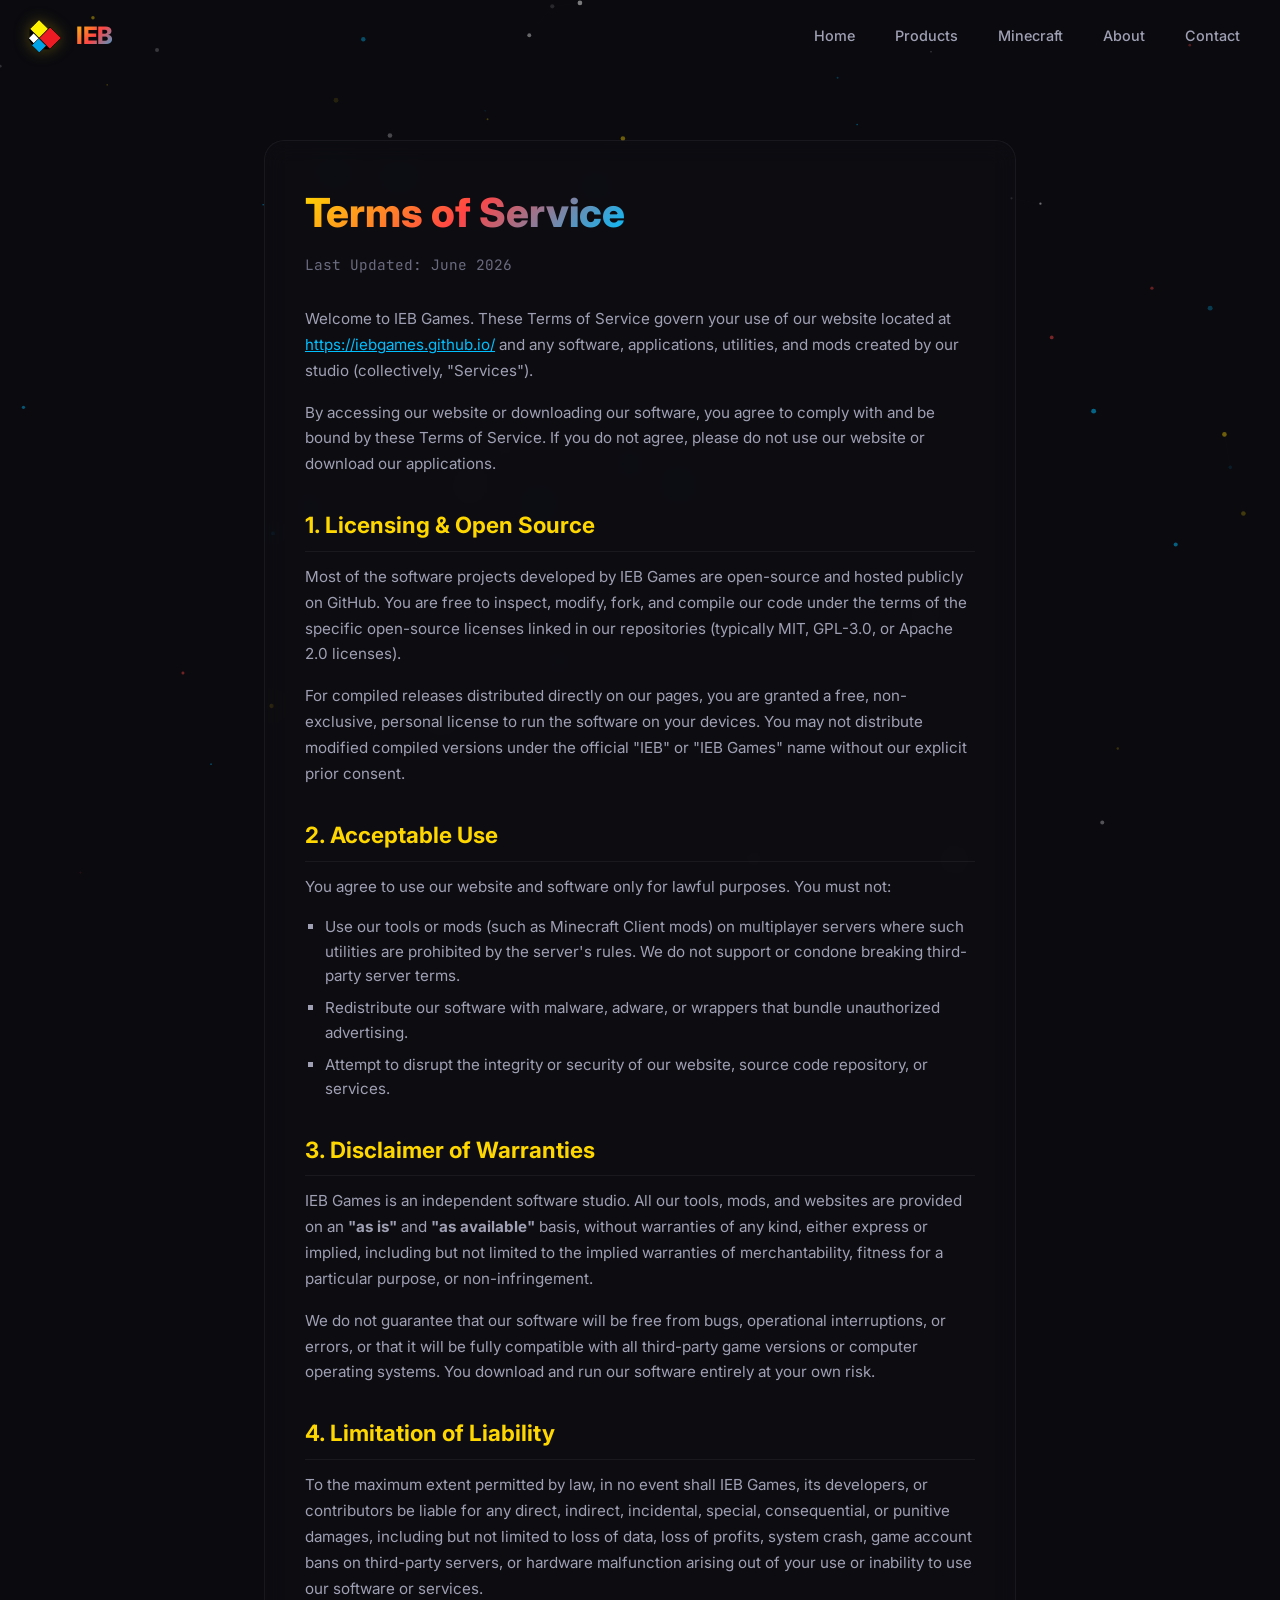
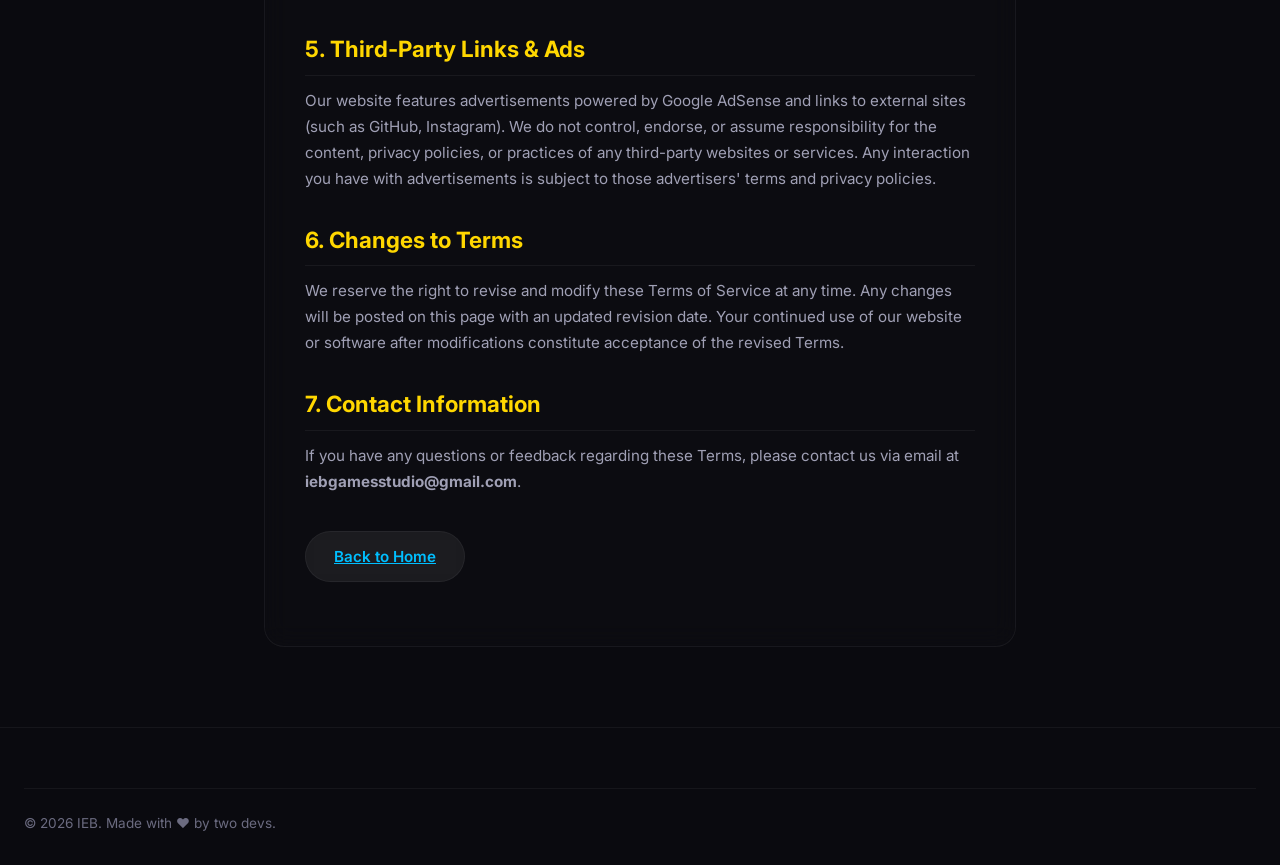
<file: terms.html>
<!DOCTYPE html>
<html lang="en">

<head>
    <meta charset="UTF-8">
    <meta name="viewport" content="width=device-width, initial-scale=1.0">
    <title>Terms of Service - IEB Games</title>
    <meta name="description" content="Terms of Service for IEB Games open-source software studio. Details licensing and usage rules.">
    <link rel="icon" type="image/png" href="lg1.png">
    <link rel="preconnect" href="https://fonts.googleapis.com">
    <link rel="preconnect" href="https://fonts.gstatic.com" crossorigin>
    <link href="https://fonts.googleapis.com/css2?family=Inter:wght@300;400;500;600;700;800;900&family=JetBrains+Mono:wght@400;500;600&display=swap" rel="stylesheet">
    <link rel="stylesheet" href="style.css">
    <style>
        .legal-content {
            padding: 140px 0 80px 0;
            position: relative;
            z-index: 1;
            max-width: 800px;
            margin: 0 auto;
            padding-left: 24px;
            padding-right: 24px;
        }
        .legal-box {
            background: rgba(255, 255, 255, 0.01);
            border: 1px solid rgba(255, 255, 255, 0.05);
            border-radius: var(--radius-lg);
            padding: 40px;
            backdrop-filter: blur(12px);
            -webkit-backdrop-filter: blur(12px);
        }
        .legal-title {
            font-size: 2.5rem;
            font-weight: 800;
            margin-bottom: 8px;
        }
        .legal-date {
            color: var(--text-muted);
            font-size: 0.9rem;
            margin-bottom: 30px;
            font-family: 'JetBrains Mono', monospace;
        }
        .legal-box h2 {
            font-size: 1.4rem;
            font-weight: 700;
            color: var(--accent-yellow);
            margin-top: 30px;
            margin-bottom: 12px;
            border-bottom: 1px solid rgba(255, 255, 255, 0.05);
            padding-bottom: 8px;
        }
        .legal-box p {
            color: var(--text-secondary);
            font-size: 0.95rem;
            line-height: 1.7;
            margin-bottom: 16px;
        }
        .legal-box ul {
            margin-left: 20px;
            margin-bottom: 20px;
        }
        .legal-box li {
            color: var(--text-secondary);
            font-size: 0.95rem;
            line-height: 1.6;
            margin-bottom: 8px;
            list-style-type: square;
        }
        .legal-box a {
            color: var(--accent-blue);
            text-decoration: underline;
        }
        .legal-box a:hover {
            color: var(--text-primary);
        }
    </style>
</head>

<body>
    <!-- Animated Background Particles -->
    <canvas id="particles-canvas"></canvas>

    <!-- Navigation -->
    <nav class="navbar scrolled" id="navbar">
        <div class="nav-container">
            <a href="index.html" class="nav-logo">
                <img src="lg1.png" alt="IEB Logo" class="logo-img">
                <span class="logo-text">IEB</span>
            </a>
            <ul class="nav-links" id="nav-links">
                <li><a href="index.html" class="nav-link">Home</a></li>
                <li><a href="index.html#products" class="nav-link">Products</a></li>
                <li><a href="index.html#minecraft" class="nav-link">Minecraft</a></li>
                <li><a href="index.html#about" class="nav-link">About</a></li>
                <li><a href="index.html#contact" class="nav-link">Contact</a></li>
            </ul>
        </div>
    </nav>

    <!-- Legal Content Area -->
    <div class="legal-content">
        <div class="legal-box">
            <h1 class="legal-title"><span class="gradient-text">Terms of Service</span></h1>
            <div class="legal-date">Last Updated: June 2026</div>

            <p>Welcome to IEB Games. These Terms of Service govern your use of our website located at <a href="https://iebgames.github.io/">https://iebgames.github.io/</a> and any software, applications, utilities, and mods created by our studio (collectively, "Services").</p>
            <p>By accessing our website or downloading our software, you agree to comply with and be bound by these Terms of Service. If you do not agree, please do not use our website or download our applications.</p>

            <h2>1. Licensing & Open Source</h2>
            <p>Most of the software projects developed by IEB Games are open-source and hosted publicly on GitHub. You are free to inspect, modify, fork, and compile our code under the terms of the specific open-source licenses linked in our repositories (typically MIT, GPL-3.0, or Apache 2.0 licenses).</p>
            <p>For compiled releases distributed directly on our pages, you are granted a free, non-exclusive, personal license to run the software on your devices. You may not distribute modified compiled versions under the official "IEB" or "IEB Games" name without our explicit prior consent.</p>

            <h2>2. Acceptable Use</h2>
            <p>You agree to use our website and software only for lawful purposes. You must not:</p>
            <ul>
                <li>Use our tools or mods (such as Minecraft Client mods) on multiplayer servers where such utilities are prohibited by the server's rules. We do not support or condone breaking third-party server terms.</li>
                <li>Redistribute our software with malware, adware, or wrappers that bundle unauthorized advertising.</li>
                <li>Attempt to disrupt the integrity or security of our website, source code repository, or services.</li>
            </ul>

            <h2>3. Disclaimer of Warranties</h2>
            <p>IEB Games is an independent software studio. All our tools, mods, and websites are provided on an <strong>"as is"</strong> and <strong>"as available"</strong> basis, without warranties of any kind, either express or implied, including but not limited to the implied warranties of merchantability, fitness for a particular purpose, or non-infringement.</p>
            <p>We do not guarantee that our software will be free from bugs, operational interruptions, or errors, or that it will be fully compatible with all third-party game versions or computer operating systems. You download and run our software entirely at your own risk.</p>

            <h2>4. Limitation of Liability</h2>
            <p>To the maximum extent permitted by law, in no event shall IEB Games, its developers, or contributors be liable for any direct, indirect, incidental, special, consequential, or punitive damages, including but not limited to loss of data, loss of profits, system crash, game account bans on third-party servers, or hardware malfunction arising out of your use or inability to use our software or services.</p>

            <h2>5. Third-Party Links & Ads</h2>
            <p>Our website features advertisements powered by Google AdSense and links to external sites (such as GitHub, Instagram). We do not control, endorse, or assume responsibility for the content, privacy policies, or practices of any third-party websites or services. Any interaction you have with advertisements is subject to those advertisers' terms and privacy policies.</p>

            <h2>6. Changes to Terms</h2>
            <p>We reserve the right to revise and modify these Terms of Service at any time. Any changes will be posted on this page with an updated revision date. Your continued use of our website or software after modifications constitute acceptance of the revised Terms.</p>

            <h2>7. Contact Information</h2>
            <p>If you have any questions or feedback regarding these Terms, please contact us via email at <strong>iebgamesstudio@gmail.com</strong>.</p>
            
            <p><a href="index.html" class="btn btn-secondary" style="display:inline-block; margin-top:20px;">Back to Home</a></p>
        </div>
    </div>

    <!-- Footer -->
    <footer class="footer">
        <div class="section-container">
            <div class="footer-bottom">
                <p>&copy; 2026 IEB. Made with ❤️ by two devs.</p>
            </div>
        </div>
    </footer>

    <script src="script.js"></script>
</body>

</html>
</file>
<file: style.css>
/* ========================================
   IEB Official Website - Premium Dark Theme
   ======================================== */

/* CSS Custom Properties */
:root {
    --bg-primary: #0a0a0f;
    --bg-secondary: #12121a;
    --bg-card: #16162266;
    --bg-card-hover: #1a1a2a88;

    --text-primary: #f0f0f5;
    --text-secondary: #a0a0b5;
    --text-muted: #6b6b80;

    --accent-yellow: #FFD700;
    --accent-red: #FF4444;
    --accent-blue: #00BFFF;
    --accent-white: #FFFFFF;

    --gradient-primary: linear-gradient(135deg, #FFD700, #FF4444, #00BFFF);
    --gradient-glow: linear-gradient(135deg, #FFD70040, #FF444440, #00BFFF40);
    --gradient-card-ai: linear-gradient(135deg, #8B5CF6, #6366F1);
    --gradient-card-chat: linear-gradient(135deg, #06B6D4, #0EA5E9);
    --gradient-card-launcher: linear-gradient(135deg, #F97316, #EF4444);
    --gradient-card-mc: linear-gradient(135deg, #22C55E, #16A34A);
    --gradient-card-code: linear-gradient(135deg, #3B82F6, #6366F1);
    --gradient-card-qr: linear-gradient(135deg, #EC4899, #F43F5E);
    --gradient-card-pdf: linear-gradient(135deg, #EF4444, #DC2626);
    --gradient-card-antivirus: linear-gradient(135deg, #10B981, #059669);
    --gradient-card-gd: linear-gradient(135deg, #2AF598, #009EFD);
    --gradient-card-helper: linear-gradient(135deg, #A855F7, #FFD700);

    --border-color: #ffffff0d;
    --border-hover: #ffffff1a;

    --shadow-card: 0 4px 24px rgba(0, 0, 0, 0.3);
    --shadow-glow: 0 0 40px rgba(255, 215, 0, 0.1);

    --radius-sm: 8px;
    --radius-md: 12px;
    --radius-lg: 20px;
    --radius-xl: 28px;

    --font-main: 'Inter', -apple-system, BlinkMacSystemFont, sans-serif;
    --font-mono: 'JetBrains Mono', monospace;

    --transition-fast: 0.2s ease;
    --transition-normal: 0.3s ease;
    --transition-slow: 0.5s ease;

    --nav-height: 72px;
}

/* Reset & Base */
*,
*::before,
*::after {
    margin: 0;
    padding: 0;
    box-sizing: border-box;
}

html {
    scroll-behavior: smooth;
    scroll-padding-top: var(--nav-height);
}

body {
    font-family: var(--font-main);
    background-color: var(--bg-primary);
    color: var(--text-primary);
    line-height: 1.6;
    overflow-x: hidden;
    -webkit-font-smoothing: antialiased;
    -moz-osx-font-smoothing: grayscale;
}

a {
    text-decoration: none;
    color: inherit;
}

ul {
    list-style: none;
}

img {
    max-width: 100%;
    display: block;
}

/* Particles Canvas */
#particles-canvas {
    position: fixed;
    top: 0;
    left: 0;
    width: 100%;
    height: 100%;
    z-index: 0;
    pointer-events: none;
}

/* ========================================
   Navigation
   ======================================== */
.navbar {
    position: fixed;
    top: 0;
    left: 0;
    right: 0;
    height: var(--nav-height);
    z-index: 1000;
    transition: all var(--transition-normal);
    background: transparent;
}

.navbar.scrolled {
    background: rgba(10, 10, 15, 0.85);
    backdrop-filter: blur(20px);
    -webkit-backdrop-filter: blur(20px);
    border-bottom: 1px solid var(--border-color);
}

.nav-container {
    max-width: 1280px;
    margin: 0 auto;
    padding: 0 24px;
    height: 100%;
    display: flex;
    align-items: center;
    justify-content: space-between;
}

.nav-logo {
    display: flex;
    align-items: center;
    gap: 12px;
    z-index: 1001;
}

.logo-img {
    width: 40px;
    height: 40px;
    object-fit: contain;
    filter: drop-shadow(0 0 8px rgba(255, 215, 0, 0.3));
    transition: transform var(--transition-normal);
}

.nav-logo:hover .logo-img {
    transform: rotate(15deg) scale(1.1);
}

.logo-text {
    font-size: 1.5rem;
    font-weight: 800;
    background: var(--gradient-primary);
    -webkit-background-clip: text;
    -webkit-text-fill-color: transparent;
    background-clip: text;
    letter-spacing: -0.02em;
}

.nav-links {
    display: flex;
    align-items: center;
    gap: 8px;
}

.nav-link {
    padding: 8px 16px;
    border-radius: var(--radius-sm);
    font-size: 0.9rem;
    font-weight: 500;
    color: var(--text-secondary);
    transition: all var(--transition-fast);
    position: relative;
}

.nav-link:hover,
.nav-link.active {
    color: var(--text-primary);
    background: rgba(255, 255, 255, 0.05);
}

.nav-link.active::after {
    content: '';
    position: absolute;
    bottom: 2px;
    left: 50%;
    transform: translateX(-50%);
    width: 20px;
    height: 2px;
    background: var(--gradient-primary);
    border-radius: 2px;
}

.mobile-toggle {
    display: none;
    flex-direction: column;
    gap: 5px;
    background: none;
    border: none;
    cursor: pointer;
    padding: 8px;
    z-index: 1001;
}

.mobile-toggle span {
    width: 24px;
    height: 2px;
    background: var(--text-primary);
    border-radius: 2px;
    transition: all var(--transition-normal);
}

.mobile-toggle.active span:nth-child(1) {
    transform: rotate(45deg) translate(5px, 5px);
}

.mobile-toggle.active span:nth-child(2) {
    opacity: 0;
}

.mobile-toggle.active span:nth-child(3) {
    transform: rotate(-45deg) translate(5px, -5px);
}

/* ========================================
   Buttons
   ======================================== */
.btn {
    display: inline-flex;
    align-items: center;
    gap: 8px;
    padding: 12px 28px;
    border-radius: var(--radius-xl);
    font-family: var(--font-main);
    font-size: 0.95rem;
    font-weight: 600;
    cursor: pointer;
    transition: all var(--transition-normal);
    border: none;
    position: relative;
    overflow: hidden;
}

.btn-primary {
    background: var(--gradient-primary);
    color: #000;
    box-shadow: 0 4px 20px rgba(255, 215, 0, 0.25);
}

.btn-primary:hover {
    transform: translateY(-2px);
    box-shadow: 0 8px 32px rgba(255, 215, 0, 0.35);
}

.btn-primary:active {
    transform: translateY(0);
}

.btn-secondary {
    background: rgba(255, 255, 255, 0.06);
    color: var(--text-primary);
    border: 1px solid var(--border-color);
    backdrop-filter: blur(10px);
}

.btn-secondary:hover {
    background: rgba(255, 255, 255, 0.1);
    border-color: var(--border-hover);
    transform: translateY(-2px);
}

.btn-lg {
    padding: 16px 36px;
    font-size: 1.05rem;
}

/* ========================================
   Hero Section
   ======================================== */
.hero {
    min-height: 100vh;
    display: flex;
    align-items: center;
    justify-content: center;
    padding: calc(var(--nav-height) + 40px) 24px 60px;
    position: relative;
    z-index: 1;
    max-width: 1280px;
    margin: 0 auto;
    gap: 60px;
}

.hero-content {
    flex: 1;
    max-width: 600px;
}

.hero-badge {
    display: inline-flex;
    align-items: center;
    gap: 8px;
    background: rgba(255, 215, 0, 0.08);
    border: 1px solid rgba(255, 215, 0, 0.2);
    border-radius: var(--radius-xl);
    padding: 8px 20px;
    font-size: 0.85rem;
    font-weight: 500;
    color: var(--accent-yellow);
    margin-bottom: 28px;
    animation: fadeInUp 0.6s ease forwards;
}

.badge-dot {
    width: 8px;
    height: 8px;
    background: var(--accent-yellow);
    border-radius: 50%;
    animation: pulse-dot 2s ease infinite;
}

@keyframes pulse-dot {

    0%,
    100% {
        opacity: 1;
        transform: scale(1);
    }

    50% {
        opacity: 0.5;
        transform: scale(0.8);
    }
}

.hero-title {
    font-size: clamp(2.5rem, 5vw, 4rem);
    font-weight: 900;
    line-height: 1.1;
    letter-spacing: -0.03em;
    margin-bottom: 24px;
    animation: fadeInUp 0.6s ease 0.1s forwards;
    opacity: 0;
}

.gradient-text {
    background: var(--gradient-primary);
    -webkit-background-clip: text;
    -webkit-text-fill-color: transparent;
    background-clip: text;
}

.hero-subtitle {
    font-size: 1.1rem;
    color: var(--text-secondary);
    line-height: 1.7;
    margin-bottom: 36px;
    animation: fadeInUp 0.6s ease 0.2s forwards;
    opacity: 0;
}

.hero-buttons {
    display: flex;
    gap: 16px;
    flex-wrap: wrap;
    margin-bottom: 48px;
    animation: fadeInUp 0.6s ease 0.3s forwards;
    opacity: 0;
}

.hero-trust {
    display: flex;
    align-items: center;
    gap: 16px;
    animation: fadeInUp 0.6s ease 0.4s forwards;
    opacity: 0;
}

.trust-avatars {
    display: flex;
}

.trust-avatar {
    width: 36px;
    height: 36px;
    border-radius: 50%;
    display: flex;
    align-items: center;
    justify-content: center;
    font-size: 0.8rem;
    border: 2px solid var(--bg-primary);
    margin-left: -8px;
}

.trust-avatar:first-child {
    margin-left: 0;
}

.trust-text {
    font-size: 0.9rem;
    color: var(--text-secondary);
}

.trust-text strong {
    color: var(--text-primary);
}

/* Hero Visual */
.hero-visual {
    flex: 1;
    display: flex;
    align-items: center;
    justify-content: center;
    animation: fadeInUp 0.8s ease 0.3s forwards;
    opacity: 0;
}

.hero-logo-container {
    position: relative;
    width: 340px;
    height: 340px;
    display: flex;
    align-items: center;
    justify-content: center;
}

.hero-glow {
    position: absolute;
    width: 100%;
    height: 100%;
    background: radial-gradient(circle, rgba(255, 215, 0, 0.15) 0%, rgba(0, 191, 255, 0.08) 40%, transparent 70%);
    border-radius: 50%;
    animation: glow-pulse 4s ease infinite;
}

@keyframes glow-pulse {

    0%,
    100% {
        transform: scale(1);
        opacity: 1;
    }

    50% {
        transform: scale(1.1);
        opacity: 0.7;
    }
}

.hero-logo-img {
    width: 200px;
    height: 200px;
    object-fit: contain;
    filter: drop-shadow(0 0 30px rgba(255, 215, 0, 0.3));
    animation: float 6s ease-in-out infinite;
    z-index: 2;
    position: relative;
}

@keyframes float {

    0%,
    100% {
        transform: translateY(0);
    }

    50% {
        transform: translateY(-15px);
    }
}

/* Orbits */
.orbit {
    position: absolute;
    border: 1px solid rgba(255, 255, 255, 0.06);
    border-radius: 50%;
    animation: orbit-spin linear infinite;
}

.orbit-dot {
    position: absolute;
    top: -4px;
    left: 50%;
    transform: translateX(-50%);
    width: 8px;
    height: 8px;
    border-radius: 50%;
}

.orbit-1 {
    width: 240px;
    height: 240px;
    animation-duration: 12s;
}

.orbit-1 .orbit-dot {
    background: var(--accent-yellow);
    box-shadow: 0 0 12px var(--accent-yellow);
}

.orbit-2 {
    width: 300px;
    height: 300px;
    animation-duration: 18s;
    animation-direction: reverse;
}

.orbit-2 .orbit-dot {
    background: var(--accent-red);
    box-shadow: 0 0 12px var(--accent-red);
}

.orbit-3 {
    width: 340px;
    height: 340px;
    animation-duration: 24s;
}

.orbit-3 .orbit-dot {
    background: var(--accent-blue);
    box-shadow: 0 0 12px var(--accent-blue);
}

@keyframes orbit-spin {
    from {
        transform: rotate(0deg);
    }

    to {
        transform: rotate(360deg);
    }
}

/* ========================================
   Section Styles
   ======================================== */
.section-container {
    max-width: 1280px;
    margin: 0 auto;
    padding: 0 24px;
}

.section-header {
    text-align: center;
    margin-bottom: 60px;
}

.section-tag {
    display: inline-block;
    font-size: 0.8rem;
    font-weight: 600;
    text-transform: uppercase;
    letter-spacing: 0.12em;
    color: var(--accent-yellow);
    background: rgba(255, 215, 0, 0.08);
    border: 1px solid rgba(255, 215, 0, 0.15);
    padding: 6px 16px;
    border-radius: var(--radius-xl);
    margin-bottom: 20px;
}

.section-title {
    font-size: clamp(2rem, 4vw, 3rem);
    font-weight: 800;
    letter-spacing: -0.02em;
    margin-bottom: 16px;
}

.section-subtitle {
    font-size: 1.1rem;
    color: var(--text-secondary);
    max-width: 560px;
    margin: 0 auto;
}

/* ========================================
   Products Section
   ======================================== */
.products {
    position: relative;
    z-index: 1;
    padding: 100px 0 120px;
}

.products-grid {
    display: grid;
    grid-template-columns: repeat(4, 1fr);
    gap: 20px;
}

.product-card {
    position: relative;
    background: var(--bg-card);
    border: 1px solid var(--border-color);
    border-radius: var(--radius-lg);
    padding: 32px 24px;
    transition: all var(--transition-normal);
    overflow: hidden;
    display: flex;
    flex-direction: column;
    backdrop-filter: blur(10px);
}

.product-card:hover {
    transform: translateY(-8px);
    border-color: var(--border-hover);
    background: var(--bg-card-hover);
}

.card-glow {
    position: absolute;
    top: -50%;
    left: -50%;
    width: 200%;
    height: 200%;
    opacity: 0;
    transition: opacity var(--transition-slow);
    pointer-events: none;
}

.product-card:hover .card-glow {
    opacity: 1;
}

.product-card[data-product="ai"] .card-glow {
    background: radial-gradient(circle at 50% 50%, rgba(139, 92, 246, 0.06) 0%, transparent 50%);
}

.product-card[data-product="ai"]:hover {
    box-shadow: 0 8px 40px rgba(139, 92, 246, 0.15);
}

.product-card[data-product="chat"] .card-glow {
    background: radial-gradient(circle at 50% 50%, rgba(6, 182, 212, 0.06) 0%, transparent 50%);
}

.product-card[data-product="chat"]:hover {
    box-shadow: 0 8px 40px rgba(6, 182, 212, 0.15);
}

.product-card[data-product="launcher"] .card-glow {
    background: radial-gradient(circle at 50% 50%, rgba(249, 115, 22, 0.06) 0%, transparent 50%);
}

.product-card[data-product="launcher"]:hover {
    box-shadow: 0 8px 40px rgba(249, 115, 22, 0.15);
}

.product-card[data-product="mc"] .card-glow {
    background: radial-gradient(circle at 50% 50%, rgba(34, 197, 94, 0.06) 0%, transparent 50%);
}

.product-card[data-product="mc"]:hover {
    box-shadow: 0 8px 40px rgba(34, 197, 94, 0.15);
}

.product-card[data-product="code"] .card-glow {
    background: radial-gradient(circle at 50% 50%, rgba(59, 130, 246, 0.06) 0%, transparent 50%);
}

.product-card[data-product="code"]:hover {
    box-shadow: 0 8px 40px rgba(59, 130, 246, 0.15);
}

.product-card[data-product="qr"] .card-glow {
    background: radial-gradient(circle at 50% 50%, rgba(236, 72, 153, 0.06) 0%, transparent 50%);
}

.product-card[data-product="qr"]:hover {
    box-shadow: 0 8px 40px rgba(236, 72, 153, 0.15);
}

.product-card[data-product="pdf"] .card-glow {
    background: radial-gradient(circle at 50% 50%, rgba(239, 68, 68, 0.06) 0%, transparent 50%);
}

.product-card[data-product="pdf"]:hover {
    box-shadow: 0 8px 40px rgba(239, 68, 68, 0.15);
}

.product-card[data-product="antivirus"] .card-glow {
    background: radial-gradient(circle at 50% 50%, rgba(16, 185, 129, 0.06) 0%, transparent 50%);
}

.product-card[data-product="antivirus"]:hover {
    box-shadow: 0 8px 40px rgba(16, 185, 129, 0.15);
}

.product-card[data-product="gd"] .card-glow {
    background: radial-gradient(circle at 50% 50%, rgba(42, 245, 152, 0.06) 0%, transparent 50%);
}

.product-card[data-product="gd"]:hover {
    box-shadow: 0 8px 40px rgba(42, 245, 152, 0.15);
}

.product-card[data-product="helper"] .card-glow {
    background: radial-gradient(circle at 50% 50%, rgba(168, 85, 247, 0.06) 0%, transparent 50%);
}

.product-card[data-product="helper"]:hover {
    box-shadow: 0 8px 40px rgba(168, 85, 247, 0.15);
}

.product-icon {
    width: 56px;
    height: 56px;
    border-radius: var(--radius-md);
    display: flex;
    align-items: center;
    justify-content: center;
    margin-bottom: 20px;
    transition: transform var(--transition-normal);
}

.product-card:hover .product-icon {
    transform: scale(1.1);
}

.product-card[data-product="ai"] .product-icon {
    background: var(--gradient-card-ai);
}

.product-card[data-product="chat"] .product-icon {
    background: var(--gradient-card-chat);
}

.product-card[data-product="launcher"] .product-icon {
    background: var(--gradient-card-launcher);
}

.product-card[data-product="mc"] .product-icon {
    background: var(--gradient-card-mc);
}

.product-card[data-product="code"] .product-icon {
    background: var(--gradient-card-code);
}

.product-card[data-product="qr"] .product-icon {
    background: var(--gradient-card-qr);
}

.product-card[data-product="pdf"] .product-icon {
    background: var(--gradient-card-pdf);
}

.product-card[data-product="antivirus"] .product-icon {
    background: var(--gradient-card-antivirus);
}

.product-card[data-product="gd"] .product-icon {
    background: var(--gradient-card-gd);
}

.product-card[data-product="helper"] .product-icon {
    background: var(--gradient-card-helper);
}

.product-icon svg {
    color: #fff;
}

.product-name {
    font-size: 1.15rem;
    font-weight: 700;
    margin-bottom: 8px;
    letter-spacing: -0.01em;
}

.product-desc {
    font-size: 0.88rem;
    color: var(--text-secondary);
    line-height: 1.6;
    margin-bottom: 16px;
    flex: 1;
}

.product-tags {
    display: flex;
    gap: 6px;
    flex-wrap: wrap;
    margin-bottom: 20px;
}

.tag {
    font-size: 0.72rem;
    font-weight: 500;
    padding: 4px 10px;
    border-radius: var(--radius-xl);
    background: rgba(255, 255, 255, 0.05);
    color: var(--text-muted);
    border: 1px solid var(--border-color);
}

.product-btn {
    display: inline-flex;
    align-items: center;
    justify-content: center;
    gap: 8px;
    width: 100%;
    padding: 12px;
    border-radius: var(--radius-md);
    font-size: 0.9rem;
    font-weight: 600;
    color: var(--text-primary);
    background: rgba(255, 255, 255, 0.05);
    border: 1px solid var(--border-color);
    transition: all var(--transition-normal);
    cursor: pointer;
}

.product-btn:hover {
    background: rgba(255, 255, 255, 0.1);
    border-color: var(--border-hover);
    transform: translateY(-1px);
}

.product-card[data-product="ai"] .product-btn:hover {
    background: rgba(139, 92, 246, 0.15);
    border-color: rgba(139, 92, 246, 0.3);
}

.product-card[data-product="gd"] .product-btn:hover {
    background: rgba(42, 245, 152, 0.15);
    border-color: rgba(42, 245, 152, 0.3);
}

.product-card[data-product="chat"] .product-btn:hover {
    background: rgba(6, 182, 212, 0.15);
    border-color: rgba(6, 182, 212, 0.3);
}

.product-card[data-product="launcher"] .product-btn:hover {
    background: rgba(249, 115, 22, 0.15);
    border-color: rgba(249, 115, 22, 0.3);
}

.product-card[data-product="mc"] .product-btn:hover {
    background: rgba(34, 197, 94, 0.15);
    border-color: rgba(34, 197, 94, 0.3);
}

.product-card[data-product="code"] .product-btn:hover {
    background: rgba(59, 130, 246, 0.15);
    border-color: rgba(59, 130, 246, 0.3);
}

.product-card[data-product="qr"] .product-btn:hover {
    background: rgba(236, 72, 153, 0.15);
    border-color: rgba(236, 72, 153, 0.3);
}

.product-card[data-product="pdf"] .product-btn:hover {
    background: rgba(239, 68, 68, 0.15);
    border-color: rgba(239, 68, 68, 0.3);
}

.product-card[data-product="antivirus"] .product-btn:hover {
    background: rgba(16, 185, 129, 0.15);
    border-color: rgba(16, 185, 129, 0.3);
}

.product-card[data-product="helper"] .product-btn:hover {
    background: rgba(168, 85, 247, 0.15);
    border-color: rgba(168, 85, 247, 0.3);
}

/* ========================================
   About Section
   ======================================== */
.about {
    position: relative;
    z-index: 1;
    padding: 100px 0;
    background: var(--bg-secondary);
}

.about-grid {
    display: grid;
    grid-template-columns: 1fr 1fr;
    gap: 80px;
    align-items: center;
}

.about-content .section-tag {
    display: inline-block;
    margin-bottom: 16px;
}

.about-content .section-title {
    text-align: left;
    margin-bottom: 24px;
}

.about-text {
    font-size: 1rem;
    color: var(--text-secondary);
    line-height: 1.8;
    margin-bottom: 16px;
}

.about-features {
    margin-top: 36px;
    display: flex;
    flex-direction: column;
    gap: 20px;
}

.about-feature {
    display: flex;
    align-items: flex-start;
    gap: 16px;
}

.feature-icon {
    width: 48px;
    height: 48px;
    min-width: 48px;
    border-radius: var(--radius-md);
    background: rgba(255, 215, 0, 0.08);
    border: 1px solid rgba(255, 215, 0, 0.15);
    display: flex;
    align-items: center;
    justify-content: center;
    color: var(--accent-yellow);
}

.about-feature h4 {
    font-size: 1rem;
    font-weight: 600;
    margin-bottom: 4px;
}

.about-feature p {
    font-size: 0.88rem;
    color: var(--text-secondary);
}

/* About Visual */
.about-visual {
    position: relative;
    height: 400px;
}

.about-card-stack {
    position: relative;
    width: 100%;
    height: 100%;
}

.floating-card {
    position: absolute;
    background: var(--bg-card);
    border: 1px solid var(--border-color);
    border-radius: var(--radius-md);
    padding: 16px 24px;
    display: flex;
    align-items: center;
    gap: 12px;
    backdrop-filter: blur(10px);
    box-shadow: var(--shadow-card);
    font-weight: 600;
    font-size: 0.95rem;
    animation: float-card 6s ease-in-out infinite;
}

.card-emoji {
    font-size: 1.5rem;
}

.card-1 {
    top: 10%;
    left: 10%;
    animation-delay: 0s;
}

.card-2 {
    top: 30%;
    right: 5%;
    animation-delay: 1.5s;
}

.card-3 {
    bottom: 25%;
    left: 5%;
    animation-delay: 3s;
}

.card-4 {
    bottom: 5%;
    right: 15%;
    animation-delay: 4.5s;
}

@keyframes float-card {

    0%,
    100% {
        transform: translateY(0) rotate(0deg);
    }

    25% {
        transform: translateY(-10px) rotate(1deg);
    }

    75% {
        transform: translateY(5px) rotate(-1deg);
    }
}

/* ========================================
   Stats Section
   ======================================== */
.stats {
    position: relative;
    z-index: 1;
    padding: 80px 0;
}

.stats-grid {
    display: grid;
    grid-template-columns: repeat(4, 1fr);
    gap: 24px;
}

.stat-card {
    text-align: center;
    padding: 40px 24px;
    border-radius: var(--radius-lg);
    background: var(--bg-card);
    border: 1px solid var(--border-color);
    backdrop-filter: blur(10px);
    transition: all var(--transition-normal);
}

.stat-card:hover {
    transform: translateY(-4px);
    border-color: var(--border-hover);
}

.stat-number {
    font-size: 3rem;
    font-weight: 900;
    background: var(--gradient-primary);
    -webkit-background-clip: text;
    -webkit-text-fill-color: transparent;
    background-clip: text;
    letter-spacing: -0.03em;
    margin-bottom: 8px;
}

.stat-label {
    font-size: 1rem;
    font-weight: 600;
    margin-bottom: 4px;
}

.stat-desc {
    font-size: 0.82rem;
    color: var(--text-muted);
}

/* ========================================
   CTA Section
   ======================================== */
.cta-section {
    position: relative;
    z-index: 1;
    padding: 40px 0 100px;
}

.cta-card {
    position: relative;
    text-align: center;
    padding: 80px 40px;
    border-radius: var(--radius-xl);
    background: var(--bg-card);
    border: 1px solid var(--border-color);
    overflow: hidden;
}

.cta-glow {
    position: absolute;
    top: -100px;
    left: 50%;
    transform: translateX(-50%);
    width: 400px;
    height: 400px;
    background: radial-gradient(circle, rgba(255, 215, 0, 0.08) 0%, rgba(0, 191, 255, 0.04) 40%, transparent 70%);
    pointer-events: none;
}

.cta-title {
    font-size: 2.5rem;
    font-weight: 800;
    margin-bottom: 16px;
    position: relative;
}

.cta-text {
    font-size: 1.1rem;
    color: var(--text-secondary);
    margin-bottom: 32px;
    max-width: 500px;
    margin-left: auto;
    margin-right: auto;
    position: relative;
}

.cta-card .btn {
    position: relative;
}

/* ========================================
   Contact Section
   ======================================== */
.contact {
    position: relative;
    z-index: 1;
    padding: 100px 0;
    background: var(--bg-secondary);
}

.contact-grid {
    display: grid;
    grid-template-columns: repeat(3, 1fr);
    gap: 24px;
}

.contact-card {
    text-align: center;
    padding: 40px 24px;
    border-radius: var(--radius-lg);
    background: var(--bg-card);
    border: 1px solid var(--border-color);
    backdrop-filter: blur(10px);
    transition: all var(--transition-normal);
}

.contact-card:hover {
    transform: translateY(-4px);
    border-color: var(--border-hover);
}

.contact-icon {
    width: 64px;
    height: 64px;
    border-radius: var(--radius-md);
    background: rgba(255, 215, 0, 0.08);
    border: 1px solid rgba(255, 215, 0, 0.15);
    display: flex;
    align-items: center;
    justify-content: center;
    margin: 0 auto 20px;
    color: var(--accent-yellow);
}

.contact-card h3 {
    font-size: 1.1rem;
    font-weight: 600;
    margin-bottom: 8px;
}

.contact-card p {
    font-size: 0.92rem;
    color: var(--text-secondary);
}

/* ========================================
   Footer
   ======================================== */
.footer {
    position: relative;
    z-index: 1;
    padding: 60px 0 30px;
    border-top: 1px solid var(--border-color);
}

.footer-content {
    display: grid;
    grid-template-columns: 2fr 1fr 1fr 1fr;
    gap: 40px;
    margin-bottom: 40px;
}

.footer-logo {
    display: flex;
    align-items: center;
    gap: 12px;
    margin-bottom: 16px;
}

.footer-logo-img {
    width: 36px;
    height: 36px;
    object-fit: contain;
}

.footer-desc {
    font-size: 0.9rem;
    color: var(--text-secondary);
    max-width: 300px;
    line-height: 1.7;
}

.footer-links h4 {
    font-size: 0.9rem;
    font-weight: 600;
    margin-bottom: 16px;
    color: var(--text-primary);
}

.footer-links ul {
    display: flex;
    flex-direction: column;
    gap: 10px;
}

.footer-links a {
    font-size: 0.88rem;
    color: var(--text-secondary);
    transition: color var(--transition-fast);
}

.footer-links a:hover {
    color: var(--accent-yellow);
}

.footer-bottom {
    display: flex;
    justify-content: space-between;
    align-items: center;
    padding-top: 24px;
    border-top: 1px solid var(--border-color);
}

.footer-bottom p {
    font-size: 0.85rem;
    color: var(--text-muted);
}

.footer-social {
    display: flex;
    gap: 12px;
}

.social-link {
    width: 40px;
    height: 40px;
    border-radius: var(--radius-sm);
    background: rgba(255, 255, 255, 0.05);
    border: 1px solid var(--border-color);
    display: flex;
    align-items: center;
    justify-content: center;
    color: var(--text-secondary);
    transition: all var(--transition-fast);
}

.social-link:hover {
    background: rgba(255, 255, 255, 0.1);
    color: var(--text-primary);
    transform: translateY(-2px);
}

/* ========================================
   Back to Top
   ======================================== */
.back-to-top {
    position: fixed;
    bottom: 32px;
    right: 32px;
    width: 48px;
    height: 48px;
    border-radius: var(--radius-md);
    background: var(--bg-card);
    border: 1px solid var(--border-color);
    backdrop-filter: blur(10px);
    color: var(--text-primary);
    display: flex;
    align-items: center;
    justify-content: center;
    cursor: pointer;
    opacity: 0;
    visibility: hidden;
    transform: translateY(20px);
    transition: all var(--transition-normal);
    z-index: 999;
}

.back-to-top.visible {
    opacity: 1;
    visibility: visible;
    transform: translateY(0);
}

.back-to-top:hover {
    background: rgba(255, 255, 255, 0.1);
    border-color: var(--border-hover);
    transform: translateY(-2px);
}

/* ========================================
   Indie Badges (Hero)
   ======================================== */
.trust-badges {
    display: flex;
    gap: 10px;
    flex-wrap: wrap;
}

.indie-badge {
    display: inline-flex;
    align-items: center;
    gap: 6px;
    padding: 6px 14px;
    border-radius: var(--radius-xl);
    font-size: 0.82rem;
    font-weight: 500;
    background: rgba(255, 255, 255, 0.04);
    border: 1px solid var(--border-color);
    color: var(--text-secondary);
}

.gradient-text-green {
    background: linear-gradient(135deg, #22C55E, #16A34A, #4ADE80);
    -webkit-background-clip: text;
    -webkit-text-fill-color: transparent;
    background-clip: text;
}

/* ========================================
   Minecraft Projects Section
   ======================================== */
.minecraft {
    position: relative;
    z-index: 1;
    padding: 100px 0 120px;
    background: var(--bg-secondary);
}

.mc-tag {
    color: #4ADE80 !important;
    background: rgba(34, 197, 94, 0.08) !important;
    border-color: rgba(34, 197, 94, 0.2) !important;
}

.mc-grid {
    display: grid;
    grid-template-columns: repeat(2, 1fr);
    gap: 24px;
    max-width: 900px;
    margin: 0 auto;
}

.mc-card {
    position: relative;
    background: var(--bg-card);
    border: 1px solid var(--border-color);
    border-radius: var(--radius-lg);
    padding: 36px 28px;
    transition: all var(--transition-normal);
    overflow: hidden;
    backdrop-filter: blur(10px);
}

.mc-card:hover {
    transform: translateY(-6px);
    border-color: rgba(34, 197, 94, 0.3);
    box-shadow: 0 12px 48px rgba(34, 197, 94, 0.12);
}

.mc-card-glow {
    position: absolute;
    top: -50%;
    left: -50%;
    width: 200%;
    height: 200%;
    background: radial-gradient(circle at 50% 50%, rgba(34, 197, 94, 0.06) 0%, transparent 50%);
    opacity: 0;
    transition: opacity var(--transition-slow);
    pointer-events: none;
}

.mc-card:hover .mc-card-glow {
    opacity: 1;
}

.mc-card-header {
    display: flex;
    align-items: center;
    justify-content: space-between;
    margin-bottom: 20px;
}

.mc-icon {
    width: 64px;
    height: 64px;
    border-radius: var(--radius-md);
    background: linear-gradient(135deg, #22C55E, #16A34A);
    display: flex;
    align-items: center;
    justify-content: center;
    color: #fff;
    transition: transform var(--transition-normal);
}

.mc-card:hover .mc-icon {
    transform: scale(1.1) rotate(5deg);
}

.mc-badge {
    font-size: 0.72rem;
    font-weight: 600;
    padding: 4px 12px;
    border-radius: var(--radius-xl);
    background: rgba(34, 197, 94, 0.1);
    color: #4ADE80;
    border: 1px solid rgba(34, 197, 94, 0.2);
    text-transform: uppercase;
    letter-spacing: 0.05em;
}

.mc-name {
    font-size: 1.3rem;
    font-weight: 700;
    margin-bottom: 10px;
    letter-spacing: -0.01em;
}

.mc-desc {
    font-size: 0.92rem;
    color: var(--text-secondary);
    line-height: 1.7;
    margin-bottom: 20px;
}

.mc-features {
    display: grid;
    grid-template-columns: 1fr 1fr;
    gap: 10px;
    margin-bottom: 24px;
}

.mc-feature-item {
    display: flex;
    align-items: center;
    gap: 8px;
    font-size: 0.85rem;
    color: var(--text-secondary);
}

.mc-feature-item svg {
    color: #4ADE80;
    min-width: 16px;
}

.mc-btn {
    display: inline-flex;
    align-items: center;
    justify-content: center;
    gap: 8px;
    width: 100%;
    padding: 14px;
    border-radius: var(--radius-md);
    font-size: 0.95rem;
    font-weight: 600;
    color: #fff;
    background: linear-gradient(135deg, #22C55E, #16A34A);
    border: none;
    transition: all var(--transition-normal);
    cursor: pointer;
    box-shadow: 0 4px 16px rgba(34, 197, 94, 0.2);
}

.mc-btn:hover {
    transform: translateY(-2px);
    box-shadow: 0 8px 28px rgba(34, 197, 94, 0.35);
}

/* CTA Buttons */
.cta-buttons {
    display: flex;
    gap: 16px;
    justify-content: center;
    flex-wrap: wrap;
    position: relative;
}

/* ========================================
   Animations
   ======================================== */
@keyframes fadeInUp {
    from {
        opacity: 0;
        transform: translateY(30px);
    }

    to {
        opacity: 1;
        transform: translateY(0);
    }
}

.reveal {
    opacity: 0;
    transform: translateY(40px);
    transition: all 0.7s ease;
}

.reveal.visible {
    opacity: 1;
    transform: translateY(0);
}

/* ========================================
   Responsive Design
   ======================================== */
@media (max-width: 1024px) {
    .hero {
        flex-direction: column;
        text-align: center;
        gap: 40px;
        padding-top: calc(var(--nav-height) + 40px);
        min-height: auto;
    }

    .hero-content {
        max-width: 100%;
    }

    .hero-buttons {
        justify-content: center;
    }

    .hero-trust {
        justify-content: center;
    }

    .hero-logo-container {
        width: 280px;
        height: 280px;
    }

    .hero-logo-img {
        width: 160px;
        height: 160px;
    }

    .products-grid {
        grid-template-columns: repeat(2, 1fr);
    }

    .about-grid {
        grid-template-columns: 1fr;
        gap: 40px;
    }

    .about-content .section-title {
        text-align: center;
    }

    .about-content {
        text-align: center;
    }

    .about-feature {
        justify-content: center;
        text-align: left;
    }

    .stats-grid {
        grid-template-columns: repeat(2, 1fr);
    }

    .mc-grid {
        max-width: 100%;
    }

    .footer-content {
        grid-template-columns: 1fr 1fr;
    }
}

@media (max-width: 768px) {
    .mobile-toggle {
        display: flex;
    }

    .nav-links {
        position: fixed;
        top: 0;
        left: 0;
        right: 0;
        bottom: 0;
        background: rgba(10, 10, 15, 0.98);
        backdrop-filter: blur(20px);
        flex-direction: column;
        justify-content: center;
        gap: 8px;
        padding: 24px;
        transform: translateX(100%);
        transition: transform var(--transition-normal);
        z-index: 1000;
    }

    .nav-links.active {
        transform: translateX(0);
    }

    .nav-link {
        font-size: 1.2rem;
        padding: 16px 24px;
        width: 100%;
        text-align: center;
    }

    .products-grid {
        grid-template-columns: 1fr;
        max-width: 420px;
        margin: 0 auto;
    }

    .mc-grid {
        grid-template-columns: 1fr;
        max-width: 420px;
        margin: 0 auto;
    }

    .stats-grid {
        grid-template-columns: 1fr 1fr;
    }

    .contact-grid {
        grid-template-columns: 1fr;
        max-width: 400px;
        margin: 0 auto;
    }

    .footer-content {
        grid-template-columns: 1fr;
        text-align: center;
    }

    .footer-desc {
        max-width: 100%;
    }

    .footer-bottom {
        flex-direction: column;
        gap: 16px;
        text-align: center;
    }

    .cta-card {
        padding: 40px 24px;
    }

    .cta-title {
        font-size: 1.8rem;
    }

    .about-visual {
        height: 300px;
    }
}

@media (max-width: 480px) {
    .hero-title {
        font-size: 2rem;
    }

    .hero-logo-container {
        width: 220px;
        height: 220px;
    }

    .hero-logo-img {
        width: 120px;
        height: 120px;
    }

    .orbit-1 {
        width: 180px;
        height: 180px;
    }

    .orbit-2 {
        width: 210px;
        height: 210px;
    }

    .orbit-3 {
        width: 220px;
        height: 220px;
    }

    .section-title {
        font-size: 1.6rem;
    }

    .stat-number {
        font-size: 2.2rem;
    }

    .stats-grid {
        grid-template-columns: 1fr;
    }
}

/* ========================================
   Ad Containers
   ======================================== */
.ad-container {
    position: relative;
    z-index: 1;
    padding: 24px 0;
    opacity: 1;
    transform: none;
    display: block;
}

.ad-wrapper {
    max-width: 1280px;
    margin: 0 auto;
    padding: 0 24px;
    min-height: 90px;
    display: flex;
    align-items: center;
    justify-content: center;
    background: rgba(255, 255, 255, 0.02);
    border: 1px solid rgba(255, 255, 255, 0.04);
    border-radius: var(--radius-md);
    overflow: hidden;
}

.ad-container .ad-label {
    display: block;
    text-align: center;
    margin-bottom: 8px;
    font-size: 0.65rem;
    color: var(--text-muted);
    opacity: 0.6;
    text-transform: uppercase;
    letter-spacing: 0.15em;
}

/* ========================================
   Product Grid Buttons Layout (Two Buttons)
   ======================================== */
.product-actions {
    display: grid;
    grid-template-columns: 1fr 1fr;
    gap: 12px;
    width: 100%;
    margin-top: 16px;
}

.product-actions .product-btn {
    margin-top: 0 !important;
    text-align: center;
    padding: 10px;
    font-size: 0.82rem;
}

.product-actions .btn-secondary {
    background: rgba(255, 255, 255, 0.03);
    border: 1px solid var(--border-color);
    color: var(--text-secondary);
}

.product-actions .btn-secondary:hover {
    background: rgba(255, 255, 255, 0.08);
    border-color: rgba(255, 255, 255, 0.2);
    color: var(--text-primary);
}

/* ========================================
   Cookie Consent Banner
   ======================================== */
.cookie-banner {
    position: fixed;
    bottom: 24px;
    left: 24px;
    right: 24px;
    max-width: 560px;
    background: rgba(10, 10, 15, 0.95);
    backdrop-filter: blur(20px);
    -webkit-backdrop-filter: blur(20px);
    border: 1px solid var(--border-color);
    border-radius: var(--radius-lg);
    padding: 24px;
    z-index: 10000;
    box-shadow: 0 20px 50px rgba(0, 0, 0, 0.6);
    transition: all 0.4s cubic-bezier(0.16, 1, 0.3, 1);
    transform: translateY(0);
    opacity: 1;
}

.cookie-banner.hidden {
    opacity: 0;
    visibility: hidden;
    transform: translateY(30px);
    pointer-events: none;
}

.cookie-banner-content h3 {
    margin-top: 0;
    margin-bottom: 10px;
    font-size: 1.1rem;
    font-weight: 700;
    color: var(--accent-yellow);
    display: flex;
    align-items: center;
    gap: 8px;
}

.cookie-banner-content p {
    font-size: 0.85rem;
    color: var(--text-secondary);
    line-height: 1.6;
    margin-bottom: 20px;
}

.cookie-banner-content p a {
    color: var(--accent-blue);
    text-decoration: underline;
    transition: color 0.2s;
}

.cookie-banner-content p a:hover {
    color: var(--text-primary);
}

.cookie-banner-actions {
    display: flex;
    gap: 12px;
}

.cookie-banner-actions .btn-sm {
    padding: 10px 20px;
    font-size: 0.8rem;
    font-weight: 600;
    cursor: pointer;
    border-radius: var(--radius-md);
    transition: all 0.2s;
}

.cookie-banner-actions .btn-primary {
    background: linear-gradient(135deg, var(--accent-yellow), #f59e0b);
    color: #000;
    border: none;
}

.cookie-banner-actions .btn-primary:hover {
    transform: translateY(-1px);
    box-shadow: 0 4px 12px rgba(245, 158, 11, 0.3);
}

.cookie-banner-actions .btn-secondary {
    background: rgba(255, 255, 255, 0.05);
    border: 1px solid var(--border-color);
    color: var(--text-secondary);
}

.cookie-banner-actions .btn-secondary:hover {
    background: rgba(255, 255, 255, 0.1);
    color: var(--text-primary);
}

@media (max-width: 768px) {
    .cookie-banner {
        left: 16px;
        right: 16px;
        bottom: 16px;
        padding: 20px;
    }
    
    .cookie-banner-actions {
        flex-direction: column;
    }
    
    .cookie-banner-actions .btn-sm {
        width: 100%;
        text-align: center;
    }

    .ad-wrapper {
        padding: 0 16px;
    }
}
</file>
